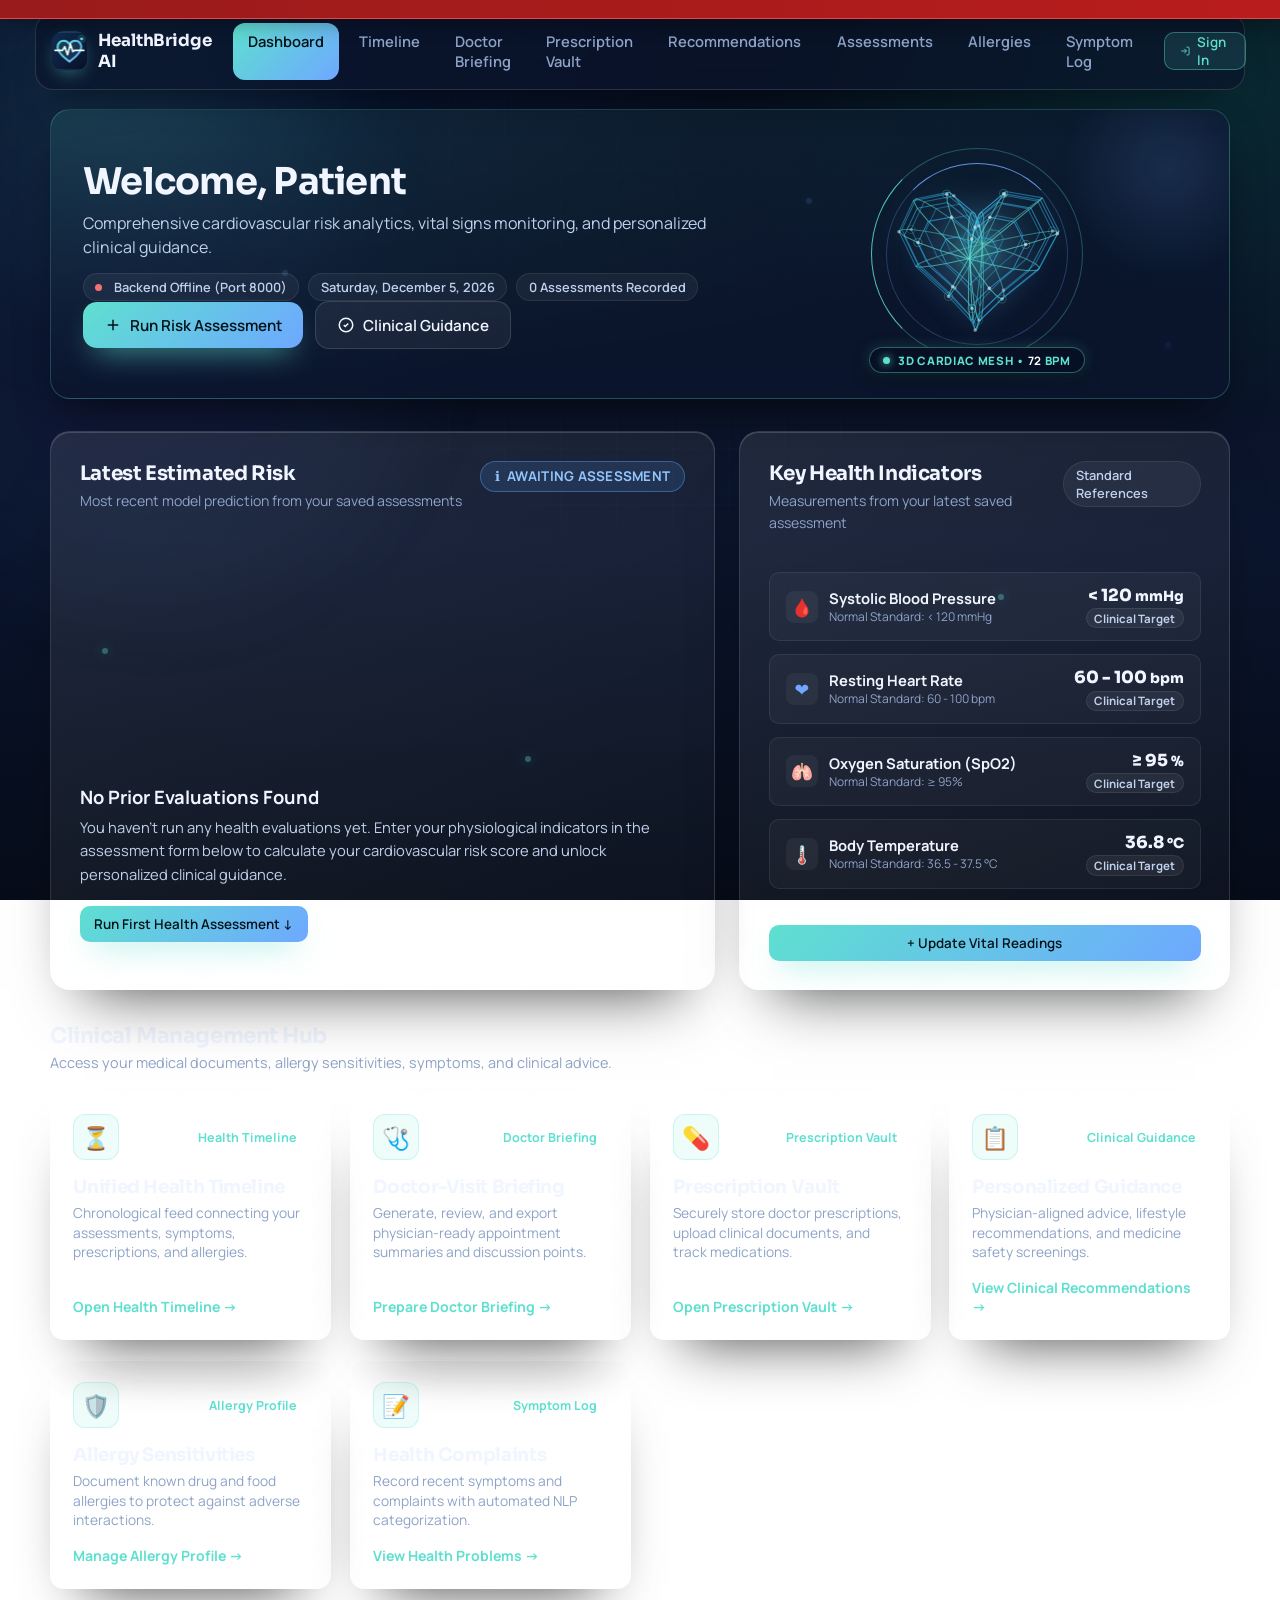
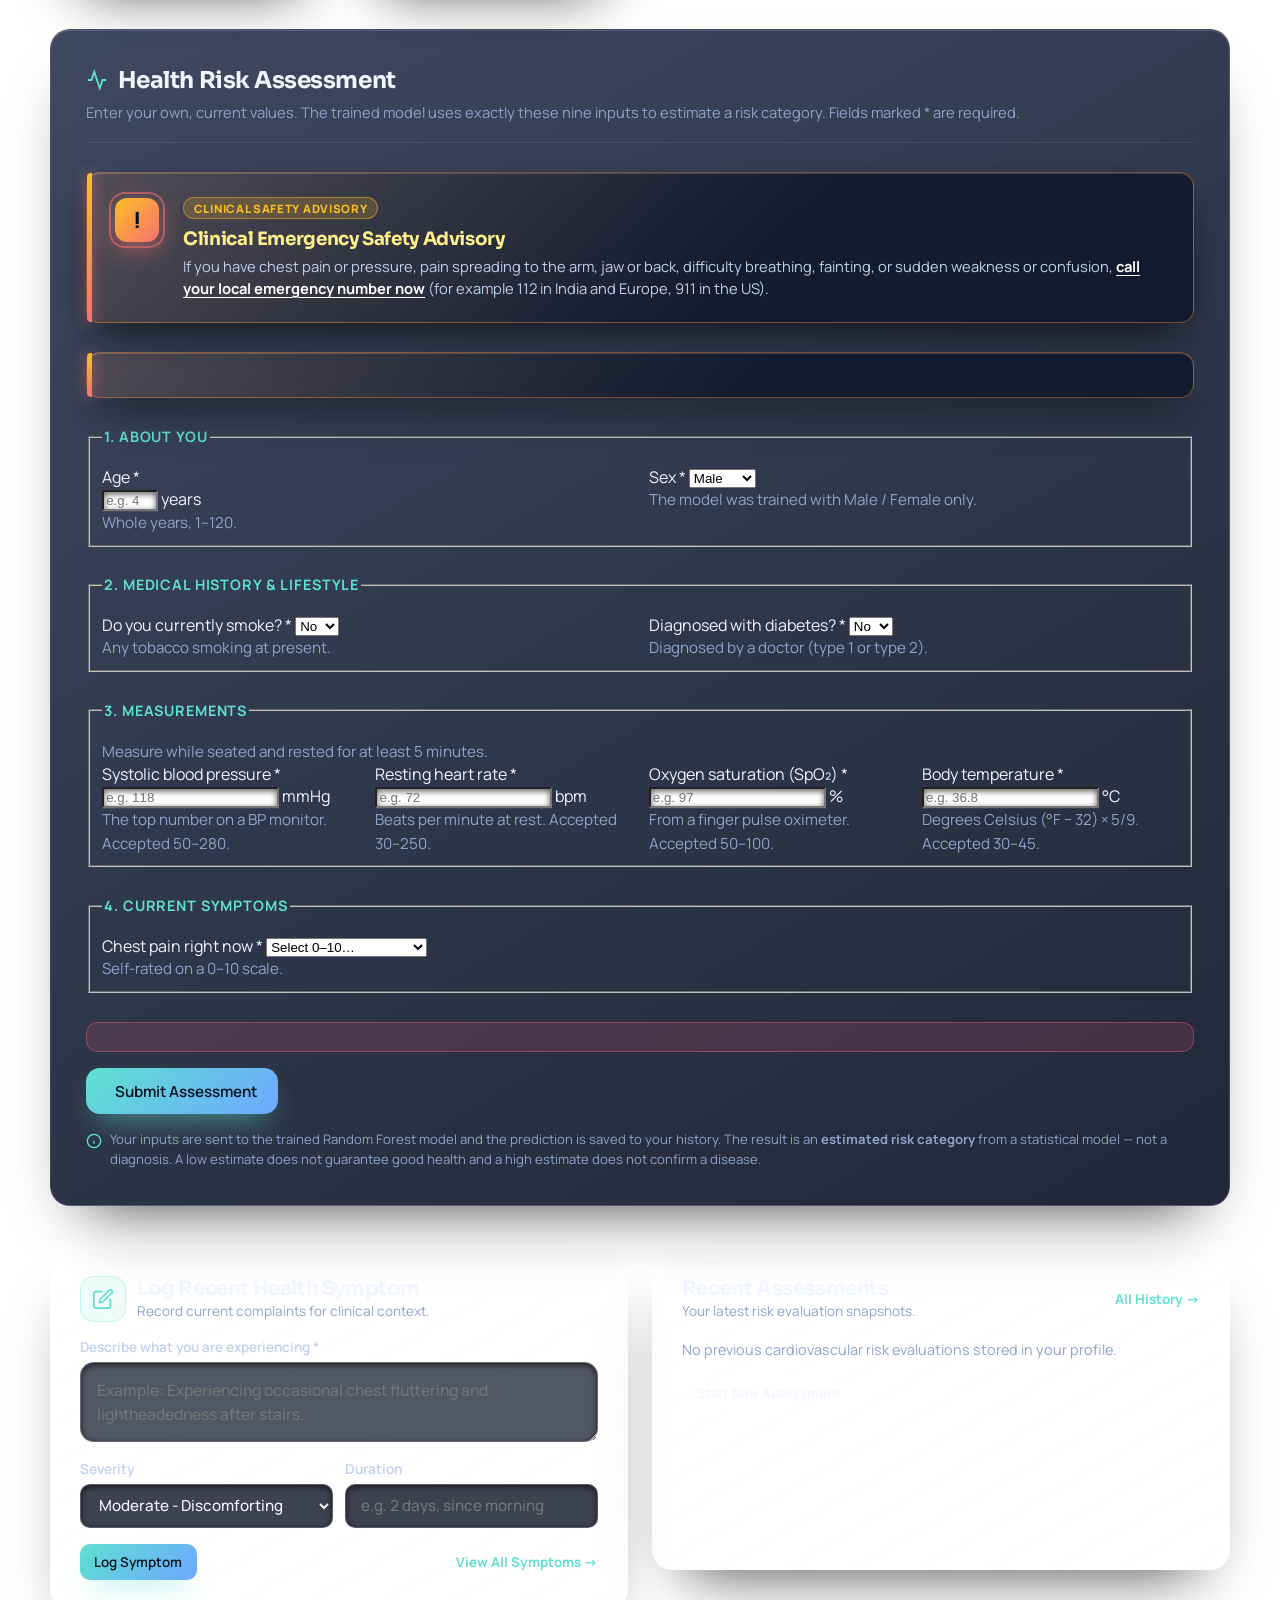
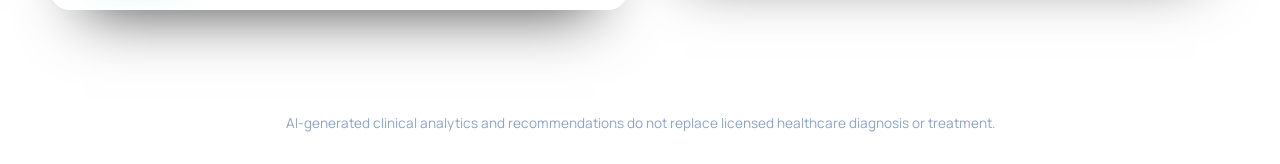
<file: index.html>
<!DOCTYPE html>
<html lang="en">

<head>
  <meta charset="utf-8">
  <meta name="viewport" content="width=device-width, initial-scale=1">
  <title>Dashboard | HealthBridge AI — Personal Health Continuity Platform</title>
  <meta name="description"
    content="HealthBridge AI — Personal Health Continuity Platform connecting health assessments, symptom records, prescription documents, allergies, and clinical visit briefings.">
  <meta name="theme-color" content="#060c19">
  <link rel="icon" href="assets/icons/favicon.svg" type="image/svg+xml">
  <link rel="stylesheet" href="style.css">
</head>

<body>
  <a class="skip" href="#main">Skip to content</a>
  <div class="bg" aria-hidden="true"><i></i><i></i><i></i><i></i><i></i><i></i></div>
  <div class="orb-float a" aria-hidden="true"></div>
  <div class="orb-float b" aria-hidden="true"></div>

  <header class="topbar">
    <a class="brand" href="index.html" aria-label="HealthBridge AI Dashboard home">
      <b>
        <svg class="ico" viewBox="0 0 24 24" fill="none" stroke="currentColor" stroke-width="1.8" stroke-linecap="round"
          stroke-linejoin="round" aria-hidden="true">
          <path d="M3 12h4l3-8 4 16 3-8h4" />
        </svg>
      </b>
      <span>HealthBridge AI</span>
    </a>
    <button class="burger" type="button" aria-expanded="false" aria-controls="menu"
      aria-label="Open menu"><span></span></button>
    <nav id="menu" class="menu" aria-label="Main">
      <a href="index.html" aria-current="page" class="active">Dashboard</a>
      <a href="timeline.html">Timeline</a>
      <a href="briefing.html">Doctor Briefing</a>
      <a href="prescription.html">Prescription Vault</a>
      <a href="recommendation.html">Recommendations</a>
      <a href="history.html">Assessments</a>
      <a href="allergies.html">Allergies</a>
      <a href="problems.html">Symptom Log</a>
    </nav>
  </header>

  <main id="main" class="container">
    <!-- 1. WELCOME / DASHBOARD HEADER SECTION (Section 3) -->
    <section class="dashboard-welcome-banner glass" aria-labelledby="welcome-heading">
      <div class="welcome-text-col">
        <h1 id="welcome-heading">Welcome, <span id="dash-user-name">Patient</span></h1>
        <p>Comprehensive cardiovascular risk analytics, vital signs monitoring, and personalized clinical guidance.</p>
        <div class="welcome-meta-chips">
          <span class="meta-chip" id="dash-model-status">Checking model status…</span>
          <span class="meta-chip" id="dash-today-date">October 15, 2026</span>
          <span class="meta-chip" id="dash-total-evals-badge">0 Assessments Recorded</span>
        </div>
        <div class="welcome-cta-group">
          <a href="#analysis" class="btn p">
            <svg viewBox="0 0 24 24" fill="none" stroke="currentColor" stroke-width="2" style="width:18px;height:18px">
              <path d="M12 5v14M5 12h14" />
            </svg>
            Run Risk Assessment
          </a>
          <a href="recommendation.html" class="btn">
            <svg viewBox="0 0 24 24" fill="none" stroke="currentColor" stroke-width="2" style="width:18px;height:18px">
              <path d="M9 12l2 2 4-4m6 2a9 9 0 11-18 0 9 9 0 0118 0z" />
            </svg>
            Clinical Guidance
          </a>
        </div>
      </div>

      <!-- 3D Interactive Cardiac Hologram Visualizer Stage -->
      <div class="cardiac-3d-stage" id="cardiac-3d-stage" aria-label="Interactive 3D Cardiovascular Model">
        <div class="cardiac-3d-rings-container">
          <div class="gyro-ring ring-x"></div>
          <div class="gyro-ring ring-y"></div>
          <div class="cardiac-aura"></div>
        </div>
        <canvas id="cardiac-3d-canvas" width="220" height="220"
          title="Interactive 3D Heart Lattice (move cursor to rotate)"></canvas>
        <div class="cardiac-holo-tag">
          <span class="holo-pulse-indicator"></span>
          <span class="holo-pulse-caption">3D CARDIAC MESH &bull; <strong id="hologram-bpm">72</strong> BPM</span>
        </div>
      </div>
    </section>

    <!-- 2. PRIMARY TOP ANALYTICS GRID: Latest Result + Key Vitals (Section 3) -->
    <section class="dashboard-top-grid" aria-label="Primary Health Indicators">
      <!-- Left: Latest Health-Risk Assessment Card -->
      <article class="latest-risk-card glass tilt" id="dashboard-latest-risk">
        <div class="card-top-row">
          <div class="card-title-group">
            <h2>Latest Estimated Risk</h2>
            <p>Most recent model prediction from your saved assessments</p>
          </div>
          <div id="latest-risk-badge-slot">
            <span class="status-pill info">Checking...</span>
          </div>
        </div>

        <div id="latest-risk-content">
          <div style="text-align:center;padding:2rem 1rem">
            <p style="color:var(--text-muted)">Loading latest health risk evaluation...</p>
          </div>
        </div>
      </article>

      <!-- Right: Key Health Indicators (Vitals Summary) -->
      <article class="vitals-overview-card glass tilt" id="dashboard-vitals-overview">
        <div class="card-top-row">
          <div class="card-title-group">
            <h3>Key Health Indicators</h3>
            <p>Measurements from your latest saved assessment</p>
          </div>
          <span class="meta-chip" id="vitals-time-badge">Latest Records</span>
        </div>

        <div class="vitals-list-container" id="vitals-rows-container">
          <!-- Populated dynamically via script.js with real data -->
          <div style="text-align:center;padding:2rem 1rem">
            <p style="color:var(--text-muted)">Loading vital readings...</p>
          </div>
        </div>

        <div class="card-action-footer">
          <a href="#analysis" class="btn btn-sm p" style="width:100%">+ Update Vital Readings</a>
        </div>
      </article>
    </section>

    <!-- 3. CLINICAL HUB QUICK ACTIONS (Prescription Vault, Recommendations, Allergies, Problems) -->
    <section class="quick-hub-section" aria-labelledby="hub-heading">
      <div class="section-headline-group">
        <h2 id="hub-heading">Clinical Management Hub</h2>
        <p>Access your medical documents, allergy sensitivities, symptoms, and clinical advice.</p>
      </div>

      <div class="quick-hub-grid" style="grid-template-columns:repeat(auto-fit,minmax(280px,1fr))">
        <a href="timeline.html" class="quick-hub-card glass tilt">
          <div class="quick-hub-icon-row">
            <span class="quick-hub-icon">⏳</span>
            <span class="quick-hub-stat-pill" id="hub-timeline-count">Health Timeline</span>
          </div>
          <h3>Unified Health Timeline</h3>
          <p>Chronological feed connecting your assessments, symptoms, prescriptions, and allergies.</p>
          <span class="quick-hub-link">Open Health Timeline &rarr;</span>
        </a>

        <a href="briefing.html" class="quick-hub-card glass tilt">
          <div class="quick-hub-icon-row">
            <span class="quick-hub-icon">🩺</span>
            <span class="quick-hub-stat-pill">Doctor Briefing</span>
          </div>
          <h3>Doctor-Visit Briefing</h3>
          <p>Generate, review, and export physician-ready appointment summaries and discussion points.</p>
          <span class="quick-hub-link">Prepare Doctor Briefing &rarr;</span>
        </a>

        <a href="prescription.html" class="quick-hub-card glass tilt">
          <div class="quick-hub-icon-row">
            <span class="quick-hub-icon">💊</span>
            <span class="quick-hub-stat-pill" id="hub-presc-count">Prescription Vault</span>
          </div>
          <h3>Prescription Vault</h3>
          <p>Securely store doctor prescriptions, upload clinical documents, and track medications.</p>
          <span class="quick-hub-link">Open Prescription Vault &rarr;</span>
        </a>

        <a href="recommendation.html" class="quick-hub-card glass tilt">
          <div class="quick-hub-icon-row">
            <span class="quick-hub-icon">📋</span>
            <span class="quick-hub-stat-pill">Clinical Guidance</span>
          </div>
          <h3>Personalized Guidance</h3>
          <p>Physician-aligned advice, lifestyle recommendations, and medicine safety screenings.</p>
          <span class="quick-hub-link">View Clinical Recommendations &rarr;</span>
        </a>

        <a href="allergies.html" class="quick-hub-card glass tilt">
          <div class="quick-hub-icon-row">
            <span class="quick-hub-icon">🛡️</span>
            <span class="quick-hub-stat-pill" id="hub-allergy-count">Allergy Profile</span>
          </div>
          <h3>Allergy Sensitivities</h3>
          <p>Document known drug and food allergies to protect against adverse interactions.</p>
          <span class="quick-hub-link">Manage Allergy Profile &rarr;</span>
        </a>

        <a href="problems.html" class="quick-hub-card glass tilt">
          <div class="quick-hub-icon-row">
            <span class="quick-hub-icon">📝</span>
            <span class="quick-hub-stat-pill" id="hub-problem-count">Symptom Log</span>
          </div>
          <h3>Health Complaints</h3>
          <p>Record recent symptoms and complaints with automated NLP categorization.</p>
          <span class="quick-hub-link">View Health Problems &rarr;</span>
        </a>
      </div>
    </section>

    <!-- 4. HEALTH ASSESSMENT INPUT FORM -->
    <section id="analysis" class="clinical-form-card glass" aria-labelledby="analysis-form-title">
      <div class="form-header-area">
        <h2 id="analysis-form-title">
          <svg viewBox="0 0 24 24" fill="none" stroke="currentColor" stroke-width="2" class="ico"
            style="color:var(--primary)" aria-hidden="true">
            <path d="M22 12h-4l-3 9L9 3l-3 9H2" />
          </svg>
          Health Risk Assessment
        </h2>
        <p>Enter your own, current values. The trained model uses exactly these nine inputs to estimate a risk category.
          Fields marked <span class="req" aria-hidden="true">*</span><span class="sr">with an asterisk</span> are
          required.</p>
      </div>

      <!-- Urgent-care guidance: always visible, never gated behind the prediction -->
      <aside class="urgent-box" aria-labelledby="urgent-title">
        <div class="urgent-ico-3d-wrap">
          <span class="urgent-ico" aria-hidden="true">!</span>
          <span class="urgent-pulse-wave"></span>
        </div>
        <div class="urgent-content-col">
          <div class="urgent-badge-pill">Clinical Safety Advisory</div>
          <h3 id="urgent-title">Clinical Emergency Safety Advisory</h3>
          <p>If you have chest pain or pressure, pain spreading to the arm, jaw or back, difficulty breathing, fainting,
            or sudden weakness or confusion, <strong>call your local emergency number now</strong> (for example 112 in
            India and Europe, 911 in the US).</p>
        </div>
      </aside>
      <div id="red-flag-alert" class="urgent-box live" role="alert" hidden></div>

      <form id="analysis-form" novalidate aria-describedby="analysis-form-title">
        <fieldset class="form-fieldset-group">
          <legend class="form-section-title">1. About you</legend>
          <div class="form-grid-3">
            <div class="field">
              <label for="age">Age <span class="req" aria-hidden="true">*</span></label>
              <div class="input-unit">
                <input id="age" name="age" type="number" inputmode="numeric" min="1" max="120" step="1" required
                  placeholder="e.g. 45" aria-describedby="age-help age-err">
                <span class="unit" aria-hidden="true">years</span>
              </div>
              <p class="field-help" id="age-help">Whole years, 1–120.</p>
              <p class="field-err" id="age-err"></p>
            </div>
            <div class="field">
              <label for="gender">Sex <span class="req" aria-hidden="true">*</span></label>
              <select id="gender" name="gender" data-options="gender" required
                aria-describedby="gender-help gender-err"></select>
              <p class="field-help" id="gender-help">The model was trained with Male / Female only.</p>
              <p class="field-err" id="gender-err"></p>
            </div>
          </div>
        </fieldset>

        <fieldset class="form-fieldset-group">
          <legend class="form-section-title">2. Medical history &amp; lifestyle</legend>
          <div class="form-grid-3">
            <div class="field">
              <label for="smoker_status">Do you currently smoke? <span class="req" aria-hidden="true">*</span></label>
              <select id="smoker_status" name="smoker_status" data-options="smoker_status" required
                aria-describedby="smoker-help smoker_status-err"></select>
              <p class="field-help" id="smoker-help">Any tobacco smoking at present.</p>
              <p class="field-err" id="smoker_status-err"></p>
            </div>
            <div class="field">
              <label for="diabetes_history">Diagnosed with diabetes? <span class="req"
                  aria-hidden="true">*</span></label>
              <select id="diabetes_history" name="diabetes_history" data-options="diabetes_history" required
                aria-describedby="diabetes-help diabetes_history-err"></select>
              <p class="field-help" id="diabetes-help">Diagnosed by a doctor (type 1 or type 2).</p>
              <p class="field-err" id="diabetes_history-err"></p>
            </div>
          </div>
        </fieldset>

        <fieldset class="form-fieldset-group">
          <legend class="form-section-title">3. Measurements</legend>
          <p class="fieldset-note">Measure while seated and rested for at least 5 minutes.</p>
          <div class="form-grid-3">
            <div class="field">
              <label for="systolic_blood_pressure">Systolic blood pressure <span class="req"
                  aria-hidden="true">*</span></label>
              <div class="input-unit">
                <input id="systolic_blood_pressure" name="systolic_blood_pressure" type="number" inputmode="decimal"
                  min="50" max="280" step="any" required placeholder="e.g. 118"
                  aria-describedby="sbp-help systolic_blood_pressure-err">
                <span class="unit" aria-hidden="true">mmHg</span>
              </div>
              <p class="field-help" id="sbp-help">The top number on a BP monitor. Accepted 50–280.</p>
              <p class="field-err" id="systolic_blood_pressure-err"></p>
            </div>
            <div class="field">
              <label for="heart_rate">Resting heart rate <span class="req" aria-hidden="true">*</span></label>
              <div class="input-unit">
                <input id="heart_rate" name="heart_rate" type="number" inputmode="decimal" min="30" max="250" step="any"
                  required placeholder="e.g. 72" aria-describedby="hr-help heart_rate-err">
                <span class="unit" aria-hidden="true">bpm</span>
              </div>
              <p class="field-help" id="hr-help">Beats per minute at rest. Accepted 30–250.</p>
              <p class="field-err" id="heart_rate-err"></p>
            </div>
            <div class="field">
              <label for="oxygen_saturation">Oxygen saturation (SpO₂) <span class="req"
                  aria-hidden="true">*</span></label>
              <div class="input-unit">
                <input id="oxygen_saturation" name="oxygen_saturation" type="number" inputmode="decimal" min="50"
                  max="100" step="any" required placeholder="e.g. 97"
                  aria-describedby="spo2-help oxygen_saturation-err">
                <span class="unit" aria-hidden="true">%</span>
              </div>
              <p class="field-help" id="spo2-help">From a finger pulse oximeter. Accepted 50–100.</p>
              <p class="field-err" id="oxygen_saturation-err"></p>
            </div>
            <div class="field">
              <label for="body_temperature">Body temperature <span class="req" aria-hidden="true">*</span></label>
              <div class="input-unit">
                <input id="body_temperature" name="body_temperature" type="number" inputmode="decimal" min="30" max="45"
                  step="any" required placeholder="e.g. 36.8" aria-describedby="temp-help body_temperature-err">
                <span class="unit" aria-hidden="true">°C</span>
              </div>
              <p class="field-help" id="temp-help">Degrees Celsius (°F − 32) × 5/9. Accepted 30–45.</p>
              <p class="field-err" id="body_temperature-err"></p>
            </div>
          </div>
        </fieldset>

        <fieldset class="form-fieldset-group">
          <legend class="form-section-title">4. Current symptoms</legend>
          <div class="form-grid-3">
            <div class="field">
              <label for="chest_pain_severity">Chest pain right now <span class="req"
                  aria-hidden="true">*</span></label>
              <select id="chest_pain_severity" name="chest_pain_severity" required
                aria-describedby="cp-help chest_pain_severity-err">
                <option value="">Select 0–10…</option>
                <option value="0">0 — No pain</option>
                <option value="1">1</option>
                <option value="2">2</option>
                <option value="3">3 — Mild</option>
                <option value="4">4</option>
                <option value="5">5 — Moderate</option>
                <option value="6">6</option>
                <option value="7">7 — Severe</option>
                <option value="8">8</option>
                <option value="9">9</option>
                <option value="10">10 — Worst imaginable</option>
              </select>
              <p class="field-help" id="cp-help">Self-rated on a 0–10 scale.</p>
              <p class="field-err" id="chest_pain_severity-err"></p>
            </div>
          </div>
        </fieldset>

        <div id="form-error" class="form-state-box error" role="alert" hidden></div>

        <button id="submit-btn" class="btn p submit-assessment" type="submit">
          <span class="spinner" aria-hidden="true"></span>
          <span class="btn-label">Submit Assessment</span>
        </button>

        <div class="form-hint-note">
          <svg viewBox="0 0 24 24" fill="none" stroke="currentColor" stroke-width="2" aria-hidden="true">
            <circle cx="12" cy="12" r="10" />
            <path d="M12 16v-4M12 8h.01" />
          </svg>
          <span>Your inputs are sent to the trained Random Forest model and the prediction is saved to your history. The
            result is an <strong>estimated risk category</strong> from a statistical model — not a diagnosis. A low
            estimate does not guarantee good health and a high estimate does not confirm a disease.</span>
        </div>
      </form>
    </section>

    <!-- 5. RECENT HEALTH PROBLEM & ASSESSMENT HISTORY SNAPSHOT -->
    <div style="display:grid;grid-template-columns:repeat(auto-fit,minmax(320px,1fr));gap:1.5rem;margin-bottom:2.5rem"
      id="dashboard-bottom-grid">
      <!-- Recent Symptom Logger -->
      <section id="recent-problem-section" class="glass tilt" style="padding:1.8rem" aria-labelledby="problem-heading">
        <div style="display:flex;align-items:center;gap:.7rem;margin-bottom:1rem">
          <span class="chip-ico" style="margin:0"><svg class="ico" viewBox="0 0 24 24" fill="none" stroke="currentColor"
              stroke-width="1.8" stroke-linecap="round" stroke-linejoin="round">
              <path d="M11 4H4a2 2 0 0 0-2 2v14a2 2 0 0 0 2 2h14a2 2 0 0 0 2-2v-7" />
              <path d="M18.5 2.5a2.121 2.121 0 0 1 3 3L12 15l-4 1 1-4 9.5-9.5z" />
            </svg></span>
          <div>
            <h2 id="problem-heading" style="margin:0;font-size:1.25rem">Log Recent Health Symptom</h2>
            <p style="margin:0;font-size:.85rem;color:var(--text-muted)">Record current complaints for clinical context.
            </p>
          </div>
        </div>

        <form id="problem-form" novalidate>
          <label for="problem-text"
            style="display:block;font-size:.85rem;color:var(--text-secondary);font-weight:600;margin-bottom:.4rem">Describe
            what you are experiencing *</label>
          <textarea id="problem-text" class="nl-textarea" required
            placeholder="Example: Experiencing occasional chest fluttering and lightheadedness after stairs."
            style="width:100%;box-sizing:border-box;min-height:76px"></textarea>

          <div style="display:grid;grid-template-columns:1fr 1fr;gap:.8rem;margin-top:.8rem">
            <div class="clinical-input-wrap">
              <label for="problem-severity">Severity</label>
              <select id="problem-severity">
                <option value="Mild">Mild - Manageable</option>
                <option value="Moderate" selected>Moderate - Discomforting</option>
                <option value="Severe">Severe - High impact</option>
                <option value="Critical">Critical - Emergency</option>
              </select>
            </div>
            <div class="clinical-input-wrap">
              <label for="problem-duration">Duration</label>
              <input type="text" id="problem-duration" placeholder="e.g. 2 days, since morning">
            </div>
          </div>

          <div id="problem-status" style="display:none" class="form-state-box"></div>

          <div
            style="display:flex;gap:.8rem;margin-top:1rem;justify-content:space-between;align-items:center;flex-wrap:wrap">
            <button id="problem-submit-btn" class="btn p btn-sm" type="submit">Log Symptom</button>
            <a href="problems.html"
              style="font-size:.84rem;color:var(--primary);font-weight:700;text-decoration:none">View All Symptoms
              &rarr;</a>
          </div>
        </form>
      </section>

      <!-- Recent Assessment History Snapshot -->
      <section class="recent-history-preview-card glass tilt" id="dashboard-history-snapshot"
        aria-labelledby="history-snapshot-title">
        <div style="display:flex;justify-content:space-between;align-items:center;margin-bottom:1rem">
          <div>
            <h2 id="history-snapshot-title" style="margin:0;font-size:1.25rem">Recent Assessments</h2>
            <p style="margin:0;font-size:.85rem;color:var(--text-muted)">Your latest risk evaluation snapshots.</p>
          </div>
          <a href="history.html" style="font-size:.84rem;color:var(--primary);font-weight:700;text-decoration:none">All
            History &rarr;</a>
        </div>

        <div id="history-snapshot-container">
          <p style="color:var(--text-muted);font-size:.9rem">Loading assessment snapshots...</p>
        </div>
      </section>
    </div>
  </main>

  <footer class="site">AI-generated clinical analytics and recommendations do not replace licensed healthcare diagnosis
    or treatment.</footer>
  <script src="config.js" defer></script>
  <script src="api.js" defer></script>
  <script src="common.js" defer></script>
  <script src="script.js" defer></script>
</body>

</html>
</file>
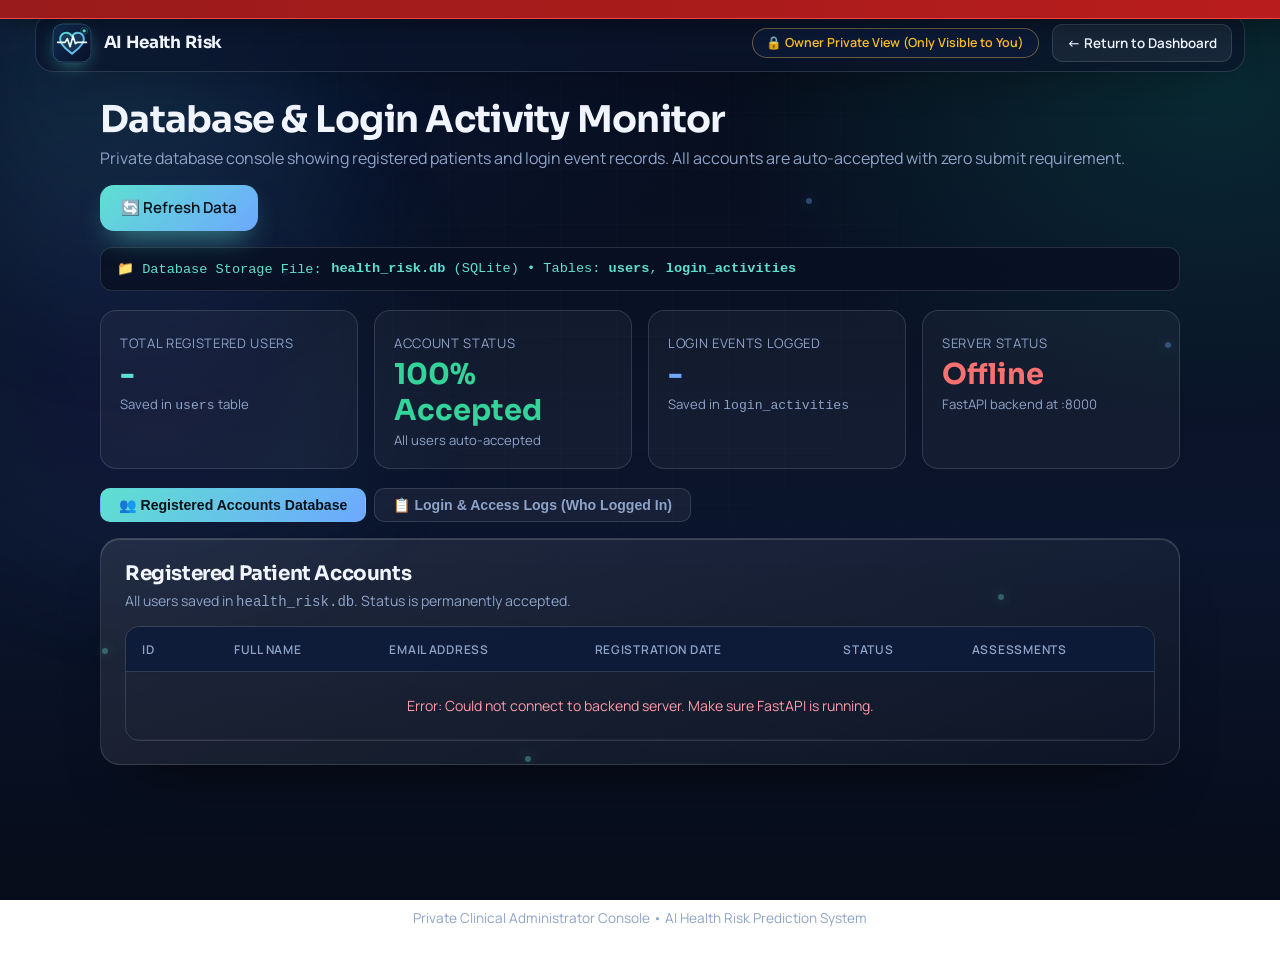
<file: admin.html>
<!DOCTYPE html>
<html lang="en">

<head>
  <meta charset="utf-8">
  <meta name="viewport" content="width=device-width, initial-scale=1">
  <title>Private Database & Access Logs | AI Health Risk</title>
  <meta name="description" content="Private database viewer and access activity log.">
  <meta name="theme-color" content="#060c19">
  <link rel="icon" href="assets/icons/favicon.svg" type="image/svg+xml">
  <link rel="stylesheet" href="style.css">
  <style>
    .admin-container {
      max-width: 1080px;
      margin: 1.5rem auto 3rem;
    }
    .admin-stat-grid {
      display: grid;
      grid-template-columns: repeat(auto-fit, minmax(210px, 1fr));
      gap: 1rem;
      margin: 1.2rem 0;
    }
    .stat-card {
      padding: 1.2rem;
      border-radius: 16px;
      background: rgba(255, 255, 255, 0.04);
      border: 1px solid var(--edge);
    }
    .stat-val {
      font-family: 'Sora', sans-serif;
      font-size: 1.8rem;
      font-weight: 700;
      color: var(--text);
      margin: .2rem 0;
    }
    .admin-table-wrap {
      overflow-x: auto;
      border-radius: 14px;
      border: 1px solid var(--edge);
      margin-top: .8rem;
    }
    .admin-table {
      width: 100%;
      border-collapse: collapse;
      text-align: left;
      font-size: .88rem;
    }
    .admin-table th {
      background: rgba(14, 28, 58, 0.85);
      color: var(--mute);
      padding: .85rem 1rem;
      font-weight: 600;
      border-bottom: 1px solid var(--edge);
      text-transform: uppercase;
      font-size: .75rem;
      letter-spacing: .06em;
    }
    .admin-table td {
      padding: .85rem 1rem;
      border-bottom: 1px solid rgba(255, 255, 255, 0.05);
      color: var(--text);
    }
    .admin-table tr:hover td {
      background: rgba(94, 224, 208, 0.04);
    }
    .status-badge-ok {
      display: inline-flex;
      align-items: center;
      gap: .35rem;
      padding: .2rem .65rem;
      border-radius: 99px;
      font-size: .78rem;
      font-weight: 700;
      background: rgba(95, 227, 176, 0.15);
      border: 1px solid rgba(95, 227, 176, 0.35);
      color: var(--low);
    }
    .status-badge-failed {
      display: inline-flex;
      align-items: center;
      gap: .35rem;
      padding: .2rem .65rem;
      border-radius: 99px;
      font-size: .78rem;
      font-weight: 700;
      background: rgba(255, 93, 120, 0.15);
      border: 1px solid rgba(255, 93, 120, 0.35);
      color: var(--crit);
    }
    .db-location-box {
      display: flex;
      align-items: center;
      gap: .6rem;
      padding: .8rem 1rem;
      border-radius: 12px;
      background: rgba(8, 16, 34, 0.8);
      border: 1px solid var(--edge);
      font-family: monospace;
      font-size: .85rem;
      color: var(--aqua);
      margin: 1rem 0;
      word-break: break-all;
    }
    .tab-pills {
      display: flex;
      gap: .5rem;
      margin-bottom: 1rem;
    }
    .tab-pill {
      padding: .5rem 1.1rem;
      border-radius: 10px;
      border: 1px solid var(--edge);
      background: rgba(255, 255, 255, 0.05);
      color: var(--mute);
      cursor: pointer;
      font-weight: 600;
      font-size: .88rem;
      transition: all .2s;
    }
    .tab-pill.active {
      background: linear-gradient(135deg, var(--aqua), var(--blue));
      color: #04121a;
      border-color: transparent;
    }
  </style>
</head>

<body>
  <a class="skip" href="#main">Skip to content</a>
  <div class="bg" aria-hidden="true"><i></i><i></i><i></i><i></i><i></i><i></i></div>
  <div class="orb-float a" aria-hidden="true"></div>
  <div class="orb-float b" aria-hidden="true"></div>

  <header class="topbar">
    <a class="brand" href="index.html" aria-label="AI Health Risk home">
      <b>
        <svg class="ico" viewBox="0 0 24 24" fill="none" stroke="currentColor" stroke-width="1.8" stroke-linecap="round" stroke-linejoin="round" aria-hidden="true">
          <path d="M3 12h4l3-8 4 16 3-8h4" />
        </svg>
      </b>
      <span>AI Health Risk</span>
    </a>
    <div style="display:flex;align-items:center;gap:.8rem;margin-left:auto">
      <span class="pill-chip" style="color:var(--mod);border-color:rgba(245,194,107,.4)">
        🔒 Owner Private View (Only Visible to You)
      </span>
      <a href="index.html" class="btn btn-sm">&larr; Return to Dashboard</a>
    </div>
  </header>

  <main id="main" class="container admin-container">
    <div style="display:flex;justify-content:space-between;align-items:flex-end;gap:1rem;flex-wrap:wrap;margin:1.4rem 0 1rem">
      <div>
        <h1 class="ptitle" style="margin:0 0 .2rem">Database & Login Activity Monitor</h1>
        <p class="psub" style="margin:0">Private database console showing registered patients and login event records. All accounts are auto-accepted with zero submit requirement.</p>
      </div>
      <button id="refresh-all-btn" class="btn p" type="button">🔄 Refresh Data</button>
    </div>

    <!-- Storage File Details -->
    <div class="db-location-box">
      <span>📁 Database Storage File:</span>
      <span><strong>health_risk.db</strong> (SQLite) &bull; Tables: <strong>users</strong>, <strong>login_activities</strong></span>
    </div>

    <!-- Summary Stats -->
    <div class="admin-stat-grid">
      <div class="stat-card">
        <span style="font-size:.82rem;color:var(--mute);text-transform:uppercase;letter-spacing:.05em">Total Registered Users</span>
        <div id="stat-total-users" class="stat-val" style="color:var(--aqua)">-</div>
        <p style="margin:0;font-size:.82rem;color:var(--mute)">Saved in <code>users</code> table</p>
      </div>
      <div class="stat-card">
        <span style="font-size:.82rem;color:var(--mute);text-transform:uppercase;letter-spacing:.05em">Account Status</span>
        <div class="stat-val" style="color:var(--low)">100% Accepted</div>
        <p style="margin:0;font-size:.82rem;color:var(--mute)">All users auto-accepted</p>
      </div>
      <div class="stat-card">
        <span style="font-size:.82rem;color:var(--mute);text-transform:uppercase;letter-spacing:.05em">Login Events Logged</span>
        <div id="stat-total-logins" class="stat-val" style="color:var(--blue)">-</div>
        <p style="margin:0;font-size:.82rem;color:var(--mute)">Saved in <code>login_activities</code></p>
      </div>
      <div class="stat-card">
        <span style="font-size:.82rem;color:var(--mute);text-transform:uppercase;letter-spacing:.05em">Server Status</span>
        <div id="stat-server-status" class="stat-val" style="color:var(--low)">Online</div>
        <p style="margin:0;font-size:.82rem;color:var(--mute)">FastAPI backend at :8000</p>
      </div>
    </div>

    <!-- Navigation View Switcher -->
    <div class="tab-pills">
      <button class="tab-pill active" id="pill-users-btn" type="button">👥 Registered Accounts Database</button>
      <button class="tab-pill" id="pill-logins-btn" type="button">📋 Login & Access Logs (Who Logged In)</button>
    </div>

    <!-- View 1: Registered Users Table -->
    <section id="section-users" class="glass tilt" style="margin-bottom:2rem">
      <div class="card-header">
        <div>
          <h2 style="margin:0;font-size:1.25rem">Registered Patient Accounts</h2>
          <p style="color:var(--mute);font-size:.88rem;margin-top:.2rem">All users saved in <code>health_risk.db</code>. Status is permanently accepted.</p>
        </div>
      </div>
      <div class="admin-table-wrap">
        <table class="admin-table">
          <thead>
            <tr>
              <th style="width:60px">ID</th>
              <th>Full Name</th>
              <th>Email Address</th>
              <th>Registration Date</th>
              <th>Status</th>
              <th>Assessments</th>
            </tr>
          </thead>
          <tbody id="admin-users-tbody">
            <tr>
              <td colspan="6" style="text-align:center;padding:1.5rem;color:var(--mute)">Loading users from health_risk.db...</td>
            </tr>
          </tbody>
        </table>
      </div>
    </section>

    <!-- View 2: Login Events Log Table -->
    <section id="section-logins" class="glass tilt" style="display:none;margin-bottom:2rem">
      <div class="card-header">
        <div>
          <h2 style="margin:0;font-size:1.25rem">Login Activity History</h2>
          <p style="color:var(--mute);font-size:.88rem;margin-top:.2rem">Log of who attempted to log in or register, timestamps, and authentication outcomes.</p>
        </div>
      </div>
      <div class="admin-table-wrap">
        <table class="admin-table">
          <thead>
            <tr>
              <th style="width:60px">#</th>
              <th>Event</th>
              <th>User Email</th>
              <th>User Name</th>
              <th>Event Timestamp</th>
              <th>Outcome</th>
            </tr>
          </thead>
          <tbody id="admin-logins-tbody">
            <tr>
              <td colspan="6" style="text-align:center;padding:1.5rem;color:var(--mute)">Loading login event history from health_risk.db...</td>
            </tr>
          </tbody>
        </table>
      </div>
    </section>
  </main>

  <footer class="site">Private Clinical Administrator Console &bull; AI Health Risk Prediction System</footer>
  <script src="config.js"></script>
  <script src="api.js"></script>
  <script src="common.js"></script>
  <script src="admin.js"></script>
</body>

</html>
</file>
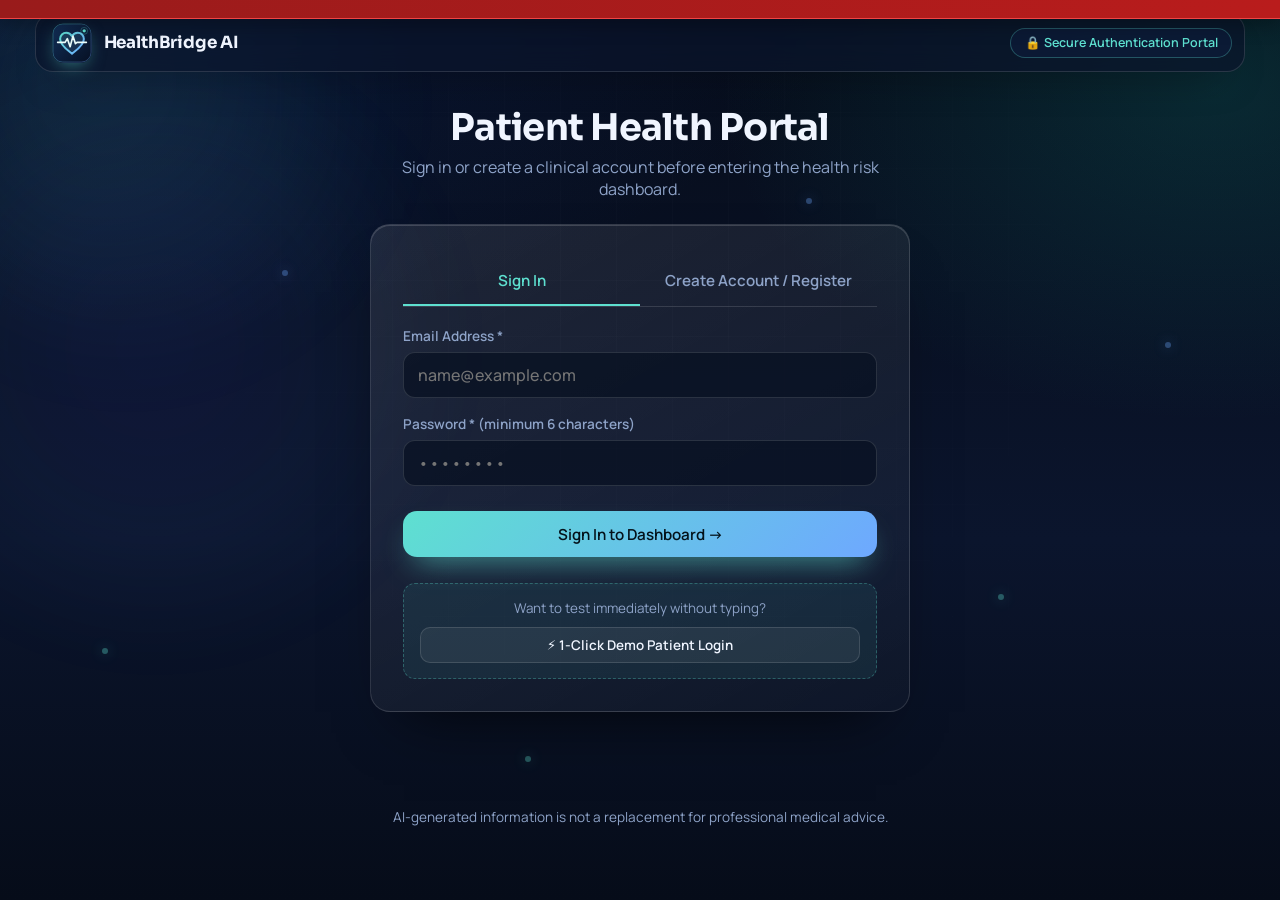
<file: allergies.html>
<!DOCTYPE html>
<html lang="en">

<head>
  <meta charset="utf-8">
  <meta name="viewport" content="width=device-width, initial-scale=1">
  <title>Allergy Profile | HealthBridge AI</title>
  <meta name="description" content="Manage your medical allergies and adverse reaction profile.">
  <meta name="theme-color" content="#060c19">
  <link rel="icon" href="assets/icons/favicon.svg" type="image/svg+xml">
  <link rel="stylesheet" href="style.css">
</head>

<body>
  <a class="skip" href="#main">Skip to content</a>
  <div class="bg" aria-hidden="true"><i></i><i></i><i></i><i></i><i></i><i></i></div>
  <div class="orb-float a" aria-hidden="true"></div>
  <div class="orb-float b" aria-hidden="true"></div>

  <header class="topbar">
    <a class="brand" href="index.html" aria-label="HealthBridge AI home">
      <b>
        <svg class="ico" viewBox="0 0 24 24" fill="none" stroke="currentColor" stroke-width="1.8" stroke-linecap="round" stroke-linejoin="round">
          <path d="M3 12h4l3-8 4 16 3-8h4" />
        </svg>
      </b>
      <span>HealthBridge AI</span>
    </a>
    <button class="burger" type="button" aria-expanded="false" aria-controls="menu" aria-label="Open menu"><span></span></button>
    <nav id="menu" class="menu" aria-label="Main">
      <a href="index.html">Home</a>
      <a href="timeline.html">Timeline</a>
      <a href="history.html">History</a>
      <a href="prescription.html">Vault</a>
      <a href="allergies.html" aria-current="page">Allergies</a>
      <a href="recommendation.html">Guidance</a>
      <a href="briefing.html">Doctor Briefing</a>
    </nav>
  </header>

  <main id="main" class="container">
    <div style="display:flex;justify-content:space-between;align-items:flex-end;gap:1rem;flex-wrap:wrap;margin:1.4rem 0 1rem">
      <div>
        <h1 class="ptitle" style="margin:0 0 .2rem">Allergy Profile</h1>
        <p class="psub" style="margin:0">Document known drug, environmental, and food allergies to protect against harmful drug interactions.</p>
      </div>
      <button id="toggle-allergy-btn" class="btn p" type="button">+ Add Allergy</button>
    </div>

    <!-- Add Allergy Form Panel (collapsible) -->
    <div id="allergy-panel" class="glass tilt" style="display:none;margin-bottom:2rem">
      <h3 style="margin-top:0">Register an Allergy</h3>
      <form id="allergy-form" novalidate>
        <div class="form-row">
          <label style="font-size:.85rem;color:var(--mute);font-weight:600">
            Allergen / Substance *
            <input type="text" id="allergen-name" required placeholder="e.g. Penicillin, Aspirin, Sulfa drugs" style="font:500 1rem 'Manrope',sans-serif;color:var(--text);min-height:46px;padding:0 .9rem;border-radius:12px;border:1px solid var(--edge);background:rgba(8,16,34,.7);width:100%;box-sizing:border-box;margin-top:.35rem">
          </label>
          <label style="font-size:.85rem;color:var(--mute);font-weight:600">
            Severity
            <select id="allergen-sev" style="font:500 1rem 'Manrope',sans-serif;color:var(--text);min-height:46px;padding:0 .9rem;border-radius:12px;border:1px solid var(--edge);background:rgba(8,16,34,.7);width:100%;box-sizing:border-box;margin-top:.35rem">
              <option value="Mild">Mild - Rash, itching, minor reaction</option>
              <option value="Moderate" selected>Moderate - Hives, swelling, respiratory discomfort</option>
              <option value="Severe">Severe - Anaphylaxis / life-threatening</option>
            </select>
          </label>
        </div>

        <label style="display:block;font-size:.85rem;color:var(--mute);font-weight:600;margin-top:.5rem">
          Observed Reaction (optional)
          <input type="text" id="allergen-reaction" placeholder="e.g. Skin hives, shortness of breath, facial edema" style="font:500 1rem 'Manrope',sans-serif;color:var(--text);min-height:46px;padding:0 .9rem;border-radius:12px;border:1px solid var(--edge);background:rgba(8,16,34,.7);width:100%;box-sizing:border-box;margin-top:.35rem">
        </label>

        <div id="allergy-form-status" style="display:none" class="form-state-box"></div>

        <div style="display:flex;gap:.8rem;justify-content:flex-end;margin-top:1.2rem">
          <button id="cancel-allergy-btn" class="btn" type="button">Cancel</button>
          <button id="submit-allergy-btn" class="btn p" type="submit">Save Allergy</button>
        </div>
      </form>
    </div>

    <!-- Allergy List -->
    <div id="allergies-app" aria-live="polite" style="margin-top:1.5rem">
      <div class="glass empty-card">
        <p>Loading allergies from database...</p>
      </div>
    </div>
  </main>

  <footer class="site">AI-generated information is not a replacement for professional medical advice.</footer>
  <script src="config.js" defer></script>
  <script src="api.js" defer></script>
  <script src="common.js" defer></script>
  <script src="script.js" defer></script>
  <script src="allergies.js" defer></script>
</body>

</html>
</file>
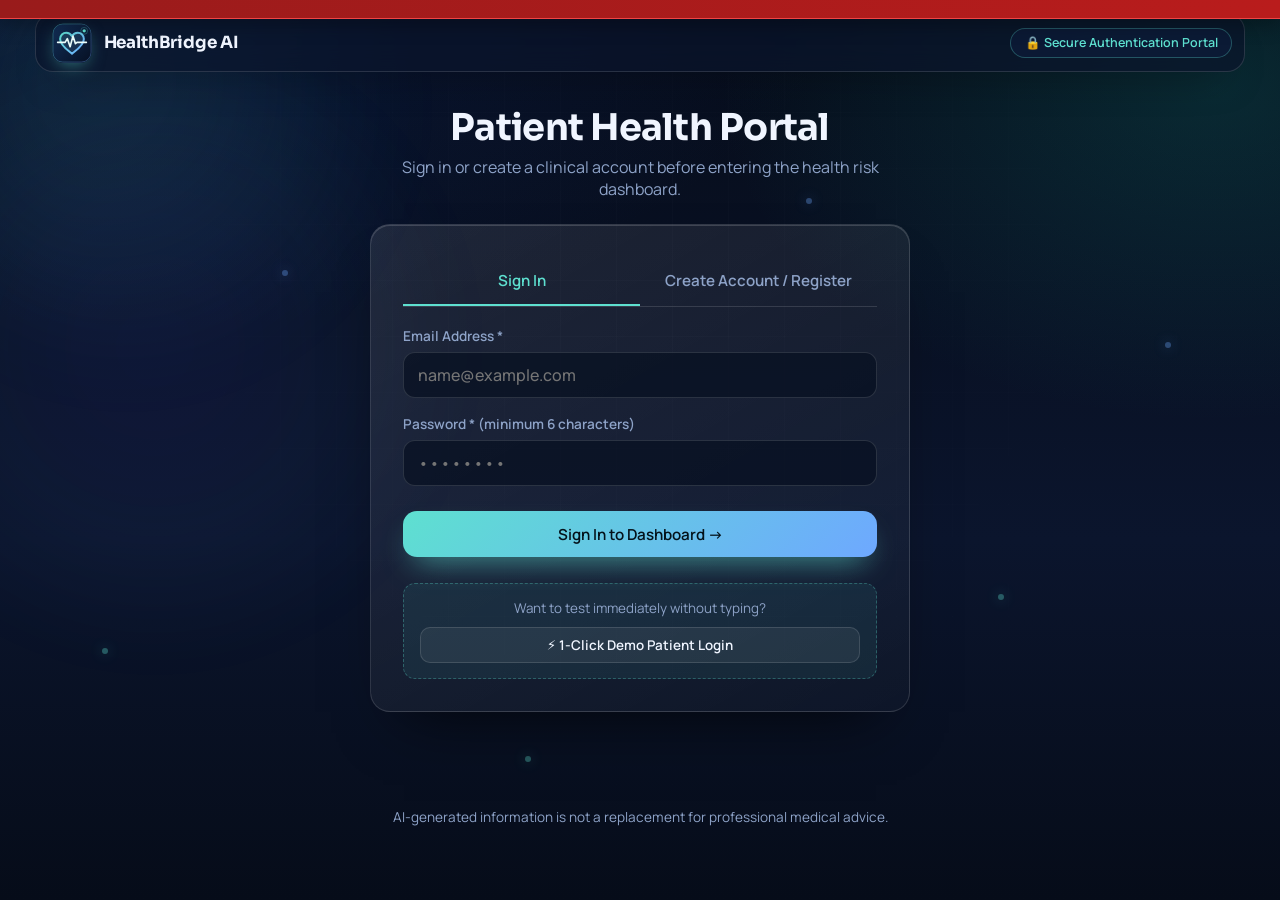
<file: briefing.html>
<!DOCTYPE html>
<html lang="en">

<head>
  <meta charset="utf-8">
  <meta name="viewport" content="width=device-width, initial-scale=1">
  <title>Doctor-Visit Briefing | HealthBridge AI</title>
  <meta name="description" content="Generate, customize, export, and securely share concise clinical appointment summaries for physician visits.">
  <meta name="theme-color" content="#060c19">
  <link rel="icon" href="assets/icons/favicon.svg" type="image/svg+xml">
  <link rel="stylesheet" href="style.css">
</head>

<body>
  <a class="skip" href="#main">Skip to content</a>
  <div class="bg" aria-hidden="true"><i></i><i></i><i></i><i></i><i></i><i></i></div>
  <div class="orb-float a" aria-hidden="true"></div>
  <div class="orb-float b" aria-hidden="true"></div>

  <!-- Print Only Header -->
  <div class="print-only-header" style="display:none">
    <h1>HealthBridge AI &bull; Clinical Appointment Briefing</h1>
    <p style="margin:0;color:#4b5563">Personal Health Continuity Summary &bull; Prepared by Patient for Physician Review</p>
    <p style="margin:.3rem 0 0;font-size:9pt;color:#6b7280">Notice: This summary compiles patient-reported symptoms, recorded vitals, and documented prescriptions for clinical discussion. It does not replace licensed diagnostic evaluation.</p>
  </div>

  <header class="topbar">
    <a class="brand" href="index.html" aria-label="HealthBridge AI home">
      <b>
        <svg class="ico" viewBox="0 0 24 24" fill="none" stroke="currentColor" stroke-width="1.8" stroke-linecap="round" stroke-linejoin="round" aria-hidden="true">
          <path d="M3 12h4l3-8 4 16 3-8h4" />
        </svg>
      </b>
      <span>HealthBridge AI</span>
    </a>
    <button class="burger" type="button" aria-expanded="false" aria-controls="menu" aria-label="Open menu"><span></span></button>
    <nav id="menu" class="menu" aria-label="Main">
      <a href="index.html">Dashboard</a>
      <a href="timeline.html">Timeline</a>
      <a href="briefing.html" aria-current="page" class="active">Doctor Briefing</a>
      <a href="prescription.html">Prescription Vault</a>
      <a href="recommendation.html">Recommendations</a>
      <a href="history.html">Assessments</a>
      <a href="allergies.html">Allergies</a>
      <a href="problems.html">Symptom Log</a>
    </nav>
  </header>

  <main id="main" class="container">
    <div style="display:flex;justify-content:space-between;align-items:flex-end;margin-bottom:1.8rem;flex-wrap:wrap;gap:1rem">
      <div>
        <h1 class="ptitle" style="margin:0 0 .3rem">Doctor-Visit Briefing</h1>
        <p class="psub" style="margin:0">Prepare a concise, physician-ready summary from your health records before your appointment.</p>
      </div>
      <div style="display:flex;gap:.6rem;flex-wrap:wrap">
        <button id="btn-new-briefing" class="btn btn-sm p" type="button">+ New Briefing</button>
      </div>
    </div>

    <!-- Generator Generator Box -->
    <section class="glass" style="padding:1.8rem;margin-bottom:2rem;border-radius:16px" aria-labelledby="draft-heading">
      <h2 id="draft-heading" style="margin:0 0 .5rem;font-size:1.25rem">Auto-Synthesize Clinical Briefing</h2>
      <p style="color:var(--text-muted);font-size:.88rem;margin:0 0 1.2rem">
        Specify your appointment reason. The <strong>Health Context Engine</strong> will pull your latest recorded vitals, active symptoms, allergies, and active medications, and construct targeted questions to discuss with your physician.
      </p>

      <form id="draft-form" style="display:flex;gap:1rem;flex-wrap:wrap">
        <input type="text" id="draft-reason" required placeholder="e.g. Cardiology check-up, blood pressure review, or morning palpitations" style="flex:1;min-width:280px;min-height:46px;padding:0 1rem;border-radius:12px;border:1px solid var(--border-subtle);background:rgba(8,16,34,.7);color:var(--text-main);font-size:.95rem">
        <button id="btn-generate-draft" class="btn p" type="submit" style="white-space:nowrap">
          <span>⚡ Auto-Generate from Records</span>
        </button>
      </form>
    </section>

    <!-- Briefing Editor Form -->
    <section id="briefing-editor-section" class="glass" style="padding:2rem;margin-bottom:2.5rem;border-radius:16px;display:none" aria-labelledby="editor-title">
      <div style="display:flex;justify-content:space-between;align-items:center;margin-bottom:1.5rem;border-bottom:1px solid var(--border-subtle);padding-bottom:1rem;flex-wrap:wrap;gap:.8rem">
        <div>
          <h2 id="editor-title" style="margin:0 0 .2rem;font-size:1.35rem">Edit Clinical Briefing</h2>
          <p style="margin:0;color:var(--text-muted);font-size:.84rem">Review and personalize all details before your visit.</p>
        </div>
        <div style="display:flex;gap:.6rem;flex-wrap:wrap">
          <button id="btn-print-briefing" class="btn btn-sm" type="button">🖨️ Print / PDF</button>
          <button id="btn-share-modal" class="btn btn-sm" type="button" style="border-color:var(--primary);color:var(--primary)">🔗 Share with Doctor</button>
        </div>
      </div>

      <form id="briefing-form" class="briefing-editor" novalidate>
        <input type="hidden" id="briefing-id" value="">

        <div>
          <label for="briefing-title" style="display:block;font-size:.85rem;font-weight:600;color:var(--text-secondary);margin-bottom:.4rem">Briefing Title *</label>
          <input type="text" id="briefing-title" required placeholder="e.g. Cardiology Consultation Summary" style="width:100%;box-sizing:border-box;min-height:44px;padding:0 1rem;border-radius:10px;border:1px solid var(--border-subtle);background:rgba(14,28,58,.6);color:var(--text-main);font-size:1rem;font-weight:600">
        </div>

        <div>
          <label for="briefing-reason" style="display:block;font-size:.85rem;font-weight:600;color:var(--text-secondary);margin-bottom:.4rem">Reason for Visit *</label>
          <input type="text" id="briefing-reason" required placeholder="e.g. Hypertension management and occasional chest fluttering" style="width:100%;box-sizing:border-box;min-height:44px;padding:0 1rem;border-radius:10px;border:1px solid var(--border-subtle);background:rgba(14,28,58,.6);color:var(--text-main);font-size:.92rem">
        </div>

        <div class="briefing-section-box">
          <h3><span>📝</span> Recent Symptoms &amp; Complaints</h3>
          <textarea id="briefing-symptoms" class="briefing-textarea" placeholder="List any acute or ongoing symptoms with duration..."></textarea>
        </div>

        <div class="briefing-section-box">
          <h3><span>🩺</span> Objective Vitals &amp; AI Risk Screening</h3>
          <textarea id="briefing-vitals" class="briefing-textarea" placeholder="Recent blood pressure, heart rate, oxygen levels, and model estimates..."></textarea>
        </div>

        <div class="briefing-section-box">
          <h3><span>🛡️</span> Documented Allergies &amp; Sensitivities</h3>
          <textarea id="briefing-allergies" class="briefing-textarea" placeholder="Documented drug or food sensitivities..."></textarea>
        </div>

        <div class="briefing-section-box">
          <h3><span>💊</span> Current Prescription Medications</h3>
          <textarea id="briefing-medicines" class="briefing-textarea" placeholder="Active prescription and over-the-counter medications..."></textarea>
        </div>

        <div class="briefing-section-box">
          <h3><span>❓</span> Questions to Ask Your Physician</h3>
          <textarea id="briefing-questions" class="briefing-textarea" placeholder="Key discussion questions for your consultation..." style="min-height:110px"></textarea>
        </div>

        <div class="briefing-section-box">
          <h3><span>📋</span> Doctor's Instructions &amp; Follow-up Notes</h3>
          <textarea id="briefing-notes" class="briefing-textarea" placeholder="Notes recorded during or after your appointment..."></textarea>
        </div>

        <div id="briefing-status-box" style="display:none" class="form-state-box"></div>

        <div class="briefing-action-bar">
          <button id="btn-save-briefing" class="btn p" type="submit">💾 Save Briefing</button>
          <button id="btn-cancel-edit" class="btn" type="button">Close Editor</button>
        </div>
      </form>
    </section>

    <!-- Saved Briefings List -->
    <section aria-labelledby="saved-briefings-heading">
      <h2 id="saved-briefings-heading" style="margin:0 0 1rem;font-size:1.3rem">Saved Visit Briefings</h2>
      <div id="briefings-list-container">
        <p style="color:var(--text-muted);font-size:.9rem">Loading saved briefings...</p>
      </div>
    </section>
  </main>

  <!-- Secure Share Modal -->
  <div id="share-modal-overlay" class="modal-overlay" style="display:none" role="dialog" aria-modal="true" aria-labelledby="share-modal-title">
    <div class="glass modal-card" style="max-width:540px">
      <button class="modal-close" id="btn-close-share-modal" type="button" aria-label="Close">&times;</button>
      <h2 id="share-modal-title" style="margin:0 0 .3rem;font-size:1.3rem">Share Briefing with Clinician</h2>
      <p style="color:var(--text-muted);font-size:.86rem;margin:0 0 1.2rem">
        Create a time-bounded, encrypted link allowing a doctor or caregiver to view <em>only</em> this briefing. You can revoke access at any time.
      </p>

      <form id="share-form" novalidate>
        <div style="margin-bottom:1rem">
          <label for="share-recipient-name" style="font-size:.85rem;display:block;margin-bottom:.3rem;color:var(--text-secondary)">Doctor / Clinic Name</label>
          <input type="text" id="share-recipient-name" placeholder="e.g. Dr. Sarah Jenkins, City Health" style="width:100%;box-sizing:border-box;min-height:42px;padding:0 .9rem;border-radius:10px;border:1px solid var(--border-subtle);background:rgba(8,16,34,.7);color:var(--text-main)">
        </div>

        <div style="display:grid;grid-template-columns:1fr 1fr;gap:.8rem;margin-bottom:1rem">
          <div>
            <label for="share-duration" style="font-size:.85rem;display:block;margin-bottom:.3rem;color:var(--text-secondary)">Link Expiration</label>
            <select id="share-duration" style="width:100%;min-height:42px;padding:0 .8rem;border-radius:10px;border:1px solid var(--border-subtle);background:rgba(8,16,34,.7);color:var(--text-main)">
              <option value="24">24 Hours</option>
              <option value="72" selected>3 Days (72 Hours)</option>
              <option value="168">7 Days (1 Week)</option>
              <option value="720">30 Days</option>
            </select>
          </div>

          <div>
            <label for="share-pin" style="font-size:.85rem;display:block;margin-bottom:.3rem;color:var(--text-secondary)">Security PIN (Optional)</label>
            <input type="text" id="share-pin" placeholder="e.g. 1234" maxlength="10" style="width:100%;box-sizing:border-box;min-height:42px;padding:0 .9rem;border-radius:10px;border:1px solid var(--border-subtle);background:rgba(8,16,34,.7);color:var(--text-main)">
          </div>
        </div>

        <button id="btn-generate-share-link" class="btn p" type="submit" style="width:100%">Generate Secure Shareable Link</button>
      </form>

      <div id="share-result-container" style="display:none;margin-top:1.2rem">
        <label style="font-size:.82rem;color:var(--text-secondary);font-weight:600">Clinician Access URL:</label>
        <div class="share-code-box">
          <span id="share-link-url" style="user-select:all"></span>
          <button id="btn-copy-share-url" class="btn btn-sm" type="button" style="white-space:nowrap">Copy Link</button>
        </div>
        <p style="font-size:.82rem;color:var(--text-muted);margin:0">Send this URL to your doctor or caregiver. They can view the briefing without signing up.</p>
      </div>
    </div>
  </div>

  <footer class="site">HealthBridge AI &copy; 2026 &bull; Personal Health Continuity Platform &bull; Clinical information is for health organization and doctor collaboration.</footer>
  <script src="config.js" defer></script>
  <script src="api.js" defer></script>
  <script src="common.js" defer></script>
  <script src="briefing.js" defer></script>
</body>

</html>
</file>
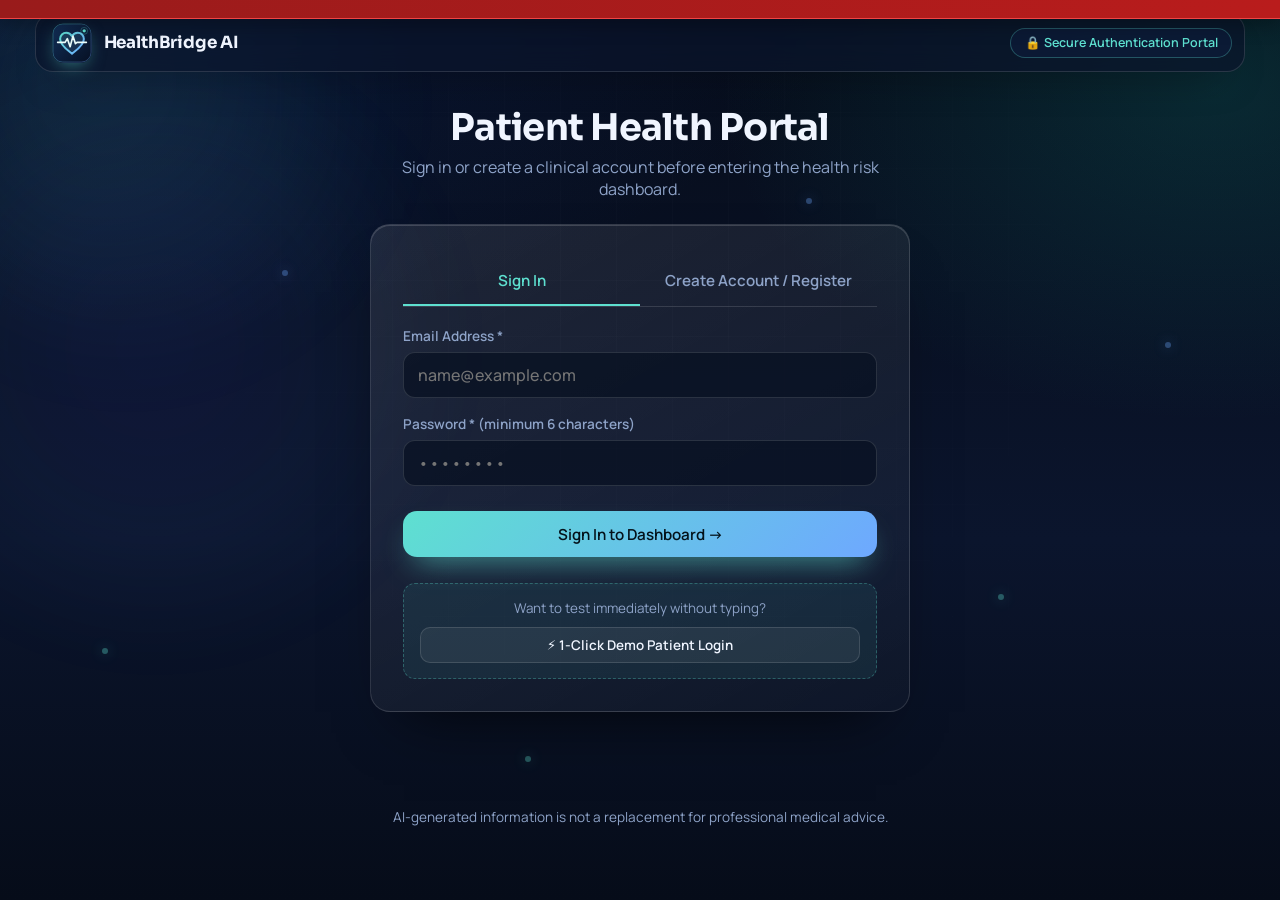
<file: history.html>
<!DOCTYPE html>
<html lang="en">

<head>
  <meta charset="utf-8">
  <meta name="viewport" content="width=device-width, initial-scale=1">
  <title>Health History | HealthBridge AI</title>
  <meta name="description" content="View your historical AI health risk predictions and clinical vital readings.">
  <meta name="theme-color" content="#060c19">
  <link rel="icon" href="assets/icons/favicon.svg" type="image/svg+xml">
  <link rel="stylesheet" href="style.css">
</head>

<body>
  <a class="skip" href="#main">Skip to content</a>
  <div class="bg" aria-hidden="true"><i></i><i></i><i></i><i></i><i></i><i></i></div>
  <div class="orb-float a" aria-hidden="true"></div>
  <div class="orb-float b" aria-hidden="true"></div>

  <header class="topbar">
    <a class="brand" href="index.html" aria-label="HealthBridge AI home">
      <b>
        <svg class="ico" viewBox="0 0 24 24" fill="none" stroke="currentColor" stroke-width="1.8" stroke-linecap="round" stroke-linejoin="round">
          <path d="M3 12h4l3-8 4 16 3-8h4" />
        </svg>
      </b>
      <span>HealthBridge AI</span>
    </a>
    <button class="burger" type="button" aria-expanded="false" aria-controls="menu" aria-label="Open menu"><span></span></button>
    <nav id="menu" class="menu" aria-label="Main">
      <a href="index.html">Home</a>
      <a href="timeline.html">Timeline</a>
      <a href="history.html" aria-current="page">History</a>
      <a href="prescription.html">Vault</a>
      <a href="allergies.html">Allergies</a>
      <a href="recommendation.html">Guidance</a>
      <a href="briefing.html">Doctor Briefing</a>
    </nav>
  </header>

  <main id="main" class="container">
    <div style="display:flex;justify-content:space-between;align-items:flex-end;gap:1rem;flex-wrap:wrap;margin:1.4rem 0 1.2rem">
      <div>
        <h1 class="ptitle" style="margin:0 0 .2rem">Health Prediction History</h1>
        <p class="psub" style="margin:0">Chronological record of your AI-evaluated cardiovascular assessments and vital signs.</p>
      </div>
      <a href="index.html#analysis" class="btn p">+ Run New Assessment</a>
    </div>

    <div id="history-app" aria-live="polite" style="margin-top:1.5rem">
      <div class="glass empty-card">
        <p>Loading assessment history from database...</p>
      </div>
    </div>
  </main>

  <footer class="site">AI-generated information is not a replacement for professional medical advice.</footer>
  <script src="config.js" defer></script>
  <script src="api.js" defer></script>
  <script src="common.js" defer></script>
  <script src="script.js" defer></script>
  <script src="history.js" defer></script>
</body>

</html>
</file>
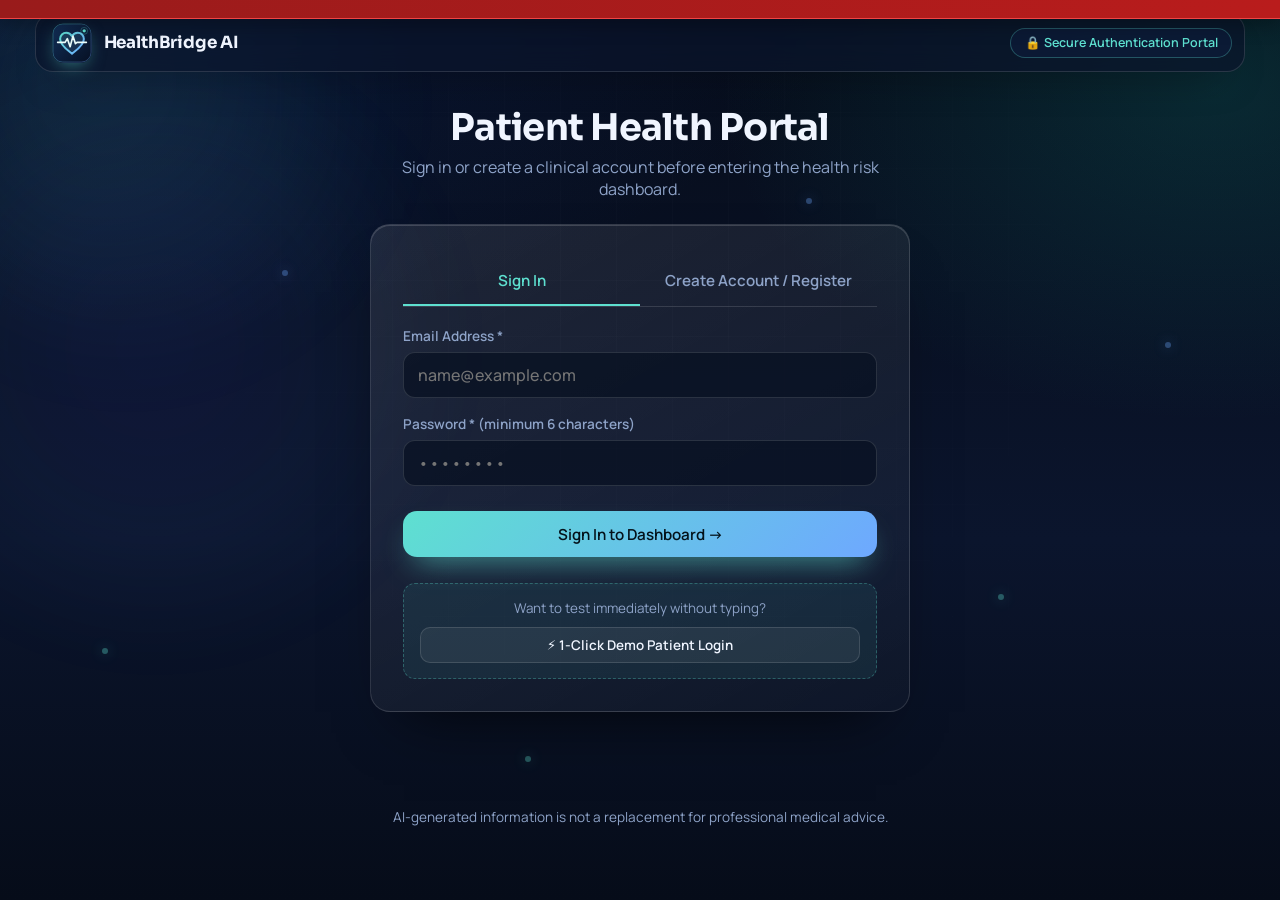
<file: login.html>
<!DOCTYPE html>
<html lang="en">

<head>
  <meta charset="utf-8">
  <meta name="viewport" content="width=device-width, initial-scale=1">
  <title>Sign In & Register | HealthBridge AI</title>
  <meta name="description" content="Sign in or register to access the HealthBridge AI personal health continuity platform.">
  <meta name="theme-color" content="#060c19">
  <link rel="icon" href="assets/icons/favicon.svg" type="image/svg+xml">
  <link rel="stylesheet" href="style.css">
  <style>
    .auth-container {
      max-width: 540px;
      margin: 2rem auto;
    }
    .db-viewer-card {
      max-width: 820px;
      margin: 2.5rem auto 3rem;
    }
    .user-table-wrap {
      overflow-x: auto;
      margin-top: 1rem;
      border-radius: 14px;
      border: 1px solid var(--edge);
    }
    .user-table {
      width: 100%;
      border-collapse: collapse;
      text-align: left;
      font-size: .88rem;
    }
    .user-table th {
      background: rgba(14, 28, 58, 0.85);
      color: var(--mute);
      padding: .8rem 1rem;
      font-weight: 600;
      border-bottom: 1px solid var(--edge);
      text-transform: uppercase;
      font-size: .75rem;
      letter-spacing: .06em;
    }
    .user-table td {
      padding: .85rem 1rem;
      border-bottom: 1px solid rgba(255, 255, 255, 0.05);
      color: var(--text);
    }
    .user-table tr:hover td {
      background: rgba(94, 224, 208, 0.04);
    }
    .user-table tr.new-user-row td {
      background: rgba(95, 227, 176, 0.12);
    }
    .db-location-box {
      display: flex;
      align-items: center;
      gap: .6rem;
      padding: .65rem .95rem;
      border-radius: 10px;
      background: rgba(8, 16, 34, 0.8);
      border: 1px solid var(--edge);
      font-family: monospace;
      font-size: .82rem;
      color: var(--aqua);
      margin: .8rem 0 1rem;
      word-break: break-all;
    }
  </style>
</head>

<body>
  <a class="skip" href="#main">Skip to content</a>
  <div class="bg" aria-hidden="true"><i></i><i></i><i></i><i></i><i></i><i></i></div>
  <div class="orb-float a" aria-hidden="true"></div>
  <div class="orb-float b" aria-hidden="true"></div>

  <header class="topbar">
    <a class="brand" href="login.html" aria-label="HealthBridge AI home">
      <b>
        <svg class="ico" viewBox="0 0 24 24" fill="none" stroke="currentColor" stroke-width="1.8" stroke-linecap="round" stroke-linejoin="round" aria-hidden="true">
          <path d="M3 12h4l3-8 4 16 3-8h4" />
        </svg>
      </b>
      <span>HealthBridge AI</span>
    </a>
    <div style="display:flex;align-items:center;gap:.6rem;margin-left:auto">
      <span class="pill-chip" style="color:var(--aqua);border-color:rgba(94,224,208,.3)">
        🔒 Secure Authentication Portal
      </span>
    </div>
  </header>

  <main id="main" class="container">
    <div class="auth-container">
      <div style="text-align:center;margin-bottom:1.5rem">
        <h1 class="ptitle" style="margin-bottom:.3rem">Patient Health Portal</h1>
        <p class="psub">Sign in or create a clinical account before entering the health risk dashboard.</p>
      </div>

      <div class="glass tilt" style="padding:2rem">
        <div class="auth-tabs" style="margin-top:0">
          <button class="auth-tab active" id="tab-login-btn" type="button">Sign In</button>
          <button class="auth-tab" id="tab-register-btn" type="button">Create Account / Register</button>
        </div>

        <form id="portal-auth-form" novalidate>
          <div id="register-fields" style="display:none;margin-bottom:1.1rem">
            <label for="input-name" style="font-size:.85rem;color:var(--mute);font-weight:600;display:block;margin-bottom:.4rem">Full Name *</label>
            <input type="text" id="input-name" placeholder="e.g. John Doe, Sarah Miller" style="font:500 1rem 'Manrope',sans-serif;color:var(--text);min-height:46px;padding:0 .9rem;border-radius:12px;border:1px solid var(--edge);background:rgba(8,16,34,.7);width:100%;box-sizing:border-box">
          </div>

          <div style="margin-bottom:1.1rem">
            <label for="input-email" style="font-size:.85rem;color:var(--mute);font-weight:600;display:block;margin-bottom:.4rem">Email Address *</label>
            <input type="email" id="input-email" required placeholder="name@example.com" style="font:500 1rem 'Manrope',sans-serif;color:var(--text);min-height:46px;padding:0 .9rem;border-radius:12px;border:1px solid var(--edge);background:rgba(8,16,34,.7);width:100%;box-sizing:border-box">
          </div>

          <div style="margin-bottom:1.2rem">
            <label for="input-password" style="font-size:.85rem;color:var(--mute);font-weight:600;display:block;margin-bottom:.4rem">Password * (minimum 6 characters)</label>
            <input type="password" id="input-password" required minlength="6" placeholder="••••••••" style="font:500 1rem 'Manrope',sans-serif;color:var(--text);min-height:46px;padding:0 .9rem;border-radius:12px;border:1px solid var(--edge);background:rgba(8,16,34,.7);width:100%;box-sizing:border-box">
          </div>

          <div id="auth-status-box" style="display:none" class="form-state-box"></div>

          <button id="auth-main-btn" class="btn p" type="submit" style="width:100%;margin-top:.4rem">Sign In to Dashboard &rarr;</button>
        </form>

        <div class="quick-demo-box" style="margin-top:1.6rem">
          <p style="margin:0 0 .5rem;color:var(--mute);font-size:.84rem">Want to test immediately without typing?</p>
          <button id="quick-demo-login-btn" class="btn btn-sm" type="button" style="width:100%">⚡ 1-Click Demo Patient Login</button>
        </div>
      </div>
    </div>
  </main>

  <footer class="site">AI-generated information is not a replacement for professional medical advice.</footer>
  <script src="config.js"></script>
  <script src="api.js"></script>
  <script src="common.js"></script>
  <script src="login.js"></script>
</body>

</html>
</file>
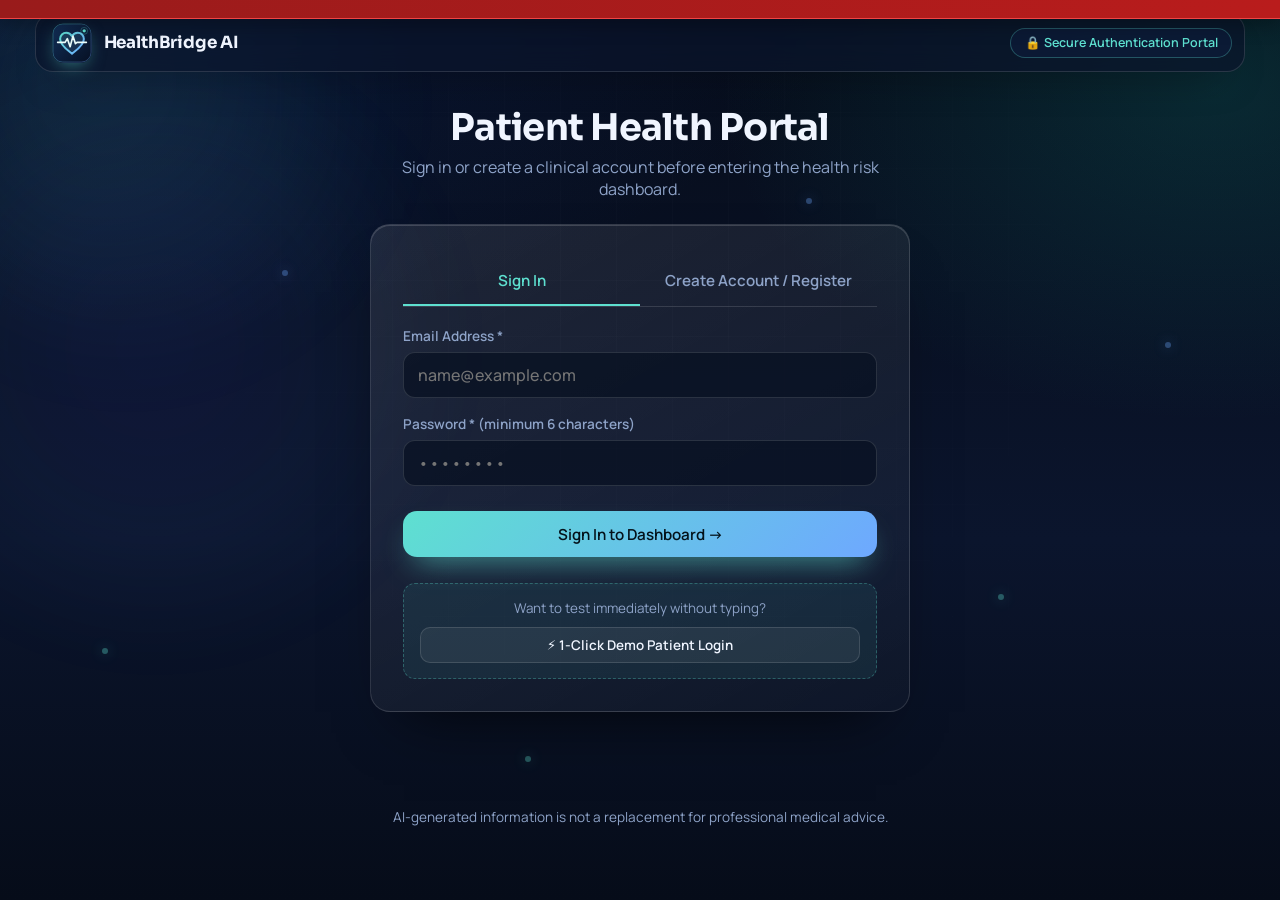
<file: prescription.html>
<!DOCTYPE html>
<html lang="en">

<head>
  <meta charset="utf-8">
  <meta name="viewport" content="width=device-width, initial-scale=1">
  <title>Prescription Vault | HealthBridge AI</title>
  <meta name="description" content="Secure Prescription Vault: upload doctor prescriptions, extract structured medicine details, and maintain your clinical records.">
  <meta name="theme-color" content="#060c19">
  <link rel="icon" href="assets/icons/favicon.svg" type="image/svg+xml">
  <link rel="stylesheet" href="style.css">
</head>

<body>
  <a class="skip" href="#main">Skip to content</a>
  <div class="bg" aria-hidden="true"><i></i><i></i><i></i><i></i><i></i><i></i></div>
  <div class="orb-float a" aria-hidden="true"></div>
  <div class="orb-float b" aria-hidden="true"></div>

  <header class="topbar">
    <a class="brand" href="index.html" aria-label="HealthBridge AI home">
      <b>
        <svg class="ico" viewBox="0 0 24 24" fill="none" stroke="currentColor" stroke-width="1.8" stroke-linecap="round" stroke-linejoin="round">
          <path d="M3 12h4l3-8 4 16 3-8h4" />
        </svg>
      </b>
      <span>HealthBridge AI</span>
    </a>
    <button class="burger" type="button" aria-expanded="false" aria-controls="menu" aria-label="Open menu"><span></span></button>
    <nav id="menu" class="menu" aria-label="Main">
      <a href="index.html">Home</a>
      <a href="timeline.html">Timeline</a>
      <a href="history.html">History</a>
      <a href="prescription.html" aria-current="page">Vault</a>
      <a href="allergies.html">Allergies</a>
      <a href="recommendation.html">Guidance</a>
      <a href="briefing.html">Doctor Briefing</a>
    </nav>
  </header>

  <main id="main" class="container">
    <!-- Page Header -->
    <div style="margin: 1.5rem 0 1rem;">
      <h1 class="ptitle" style="margin:0 0 .3rem">Prescription Vault</h1>
      <p class="psub" style="margin:0">Securely upload doctor prescriptions, organize medications, and maintain a structured clinical collection.</p>
    </div>

    <!-- 1. LARGE UPLOAD CONTAINER AT THE TOP (Section 2.A) -->
    <section class="vault-upload-container glass tilt" aria-labelledby="upload-heading" id="vault-upload-section">
      <div class="vault-upload-hero">
        <h2 id="upload-heading">Upload Prescription</h2>
        <p>Attach an official prescription image or PDF (up to 10 MB). Preview your file, record structured clinical details, and save safely to your private vault.</p>
      </div>

      <!-- Upload Form -->
      <form id="vault-upload-form" novalidate>
        <!-- Two Upload Options: Option A (Take a Photo) & Option B (Upload from Device) -->
        <div id="vault-options-container" class="vault-upload-options-grid">
          <!-- Option A: Take a Photo -->
          <div class="vault-option-card vault-camera-card" id="camera-option-card" tabindex="0" role="button" aria-label="Take a photo of prescription using camera">
            <div class="vault-option-badge">Direct Capture</div>
            <div class="vault-option-icon camera-icon-glow">
              <svg viewBox="0 0 24 24" fill="none" stroke="currentColor" stroke-width="2" stroke-linecap="round" stroke-linejoin="round">
                <path d="M23 19a2 2 0 0 1-2 2H3a2 2 0 0 1-2-2V8a2 2 0 0 1 2-2h4l2-3h6l2 3h4a2 2 0 0 1 2 2z"/>
                <circle cx="12" cy="13" r="4"/>
              </svg>
            </div>
            <h3 class="vault-option-title">Take a Photo</h3>
            <p class="vault-option-desc">Photograph your medical prescription directly using your device's camera with document alignment guidance.</p>
            <div class="vault-option-actions">
              <button type="button" class="btn p vault-action-btn" id="start-camera-btn">
                <svg viewBox="0 0 24 24" fill="none" stroke="currentColor" stroke-width="2" style="width:18px;height:18px">
                  <path d="M23 19a2 2 0 0 1-2 2H3a2 2 0 0 1-2-2V8a2 2 0 0 1 2-2h4l2-3h6l2 3h4a2 2 0 0 1 2 2z"/>
                  <circle cx="12" cy="13" r="4"/>
                </svg>
                Take Photo
              </button>
            </div>
            <!-- Hidden mobile direct capture input -->
            <input type="file" id="camera-file-input" accept="image/*" capture="environment" style="display:none" aria-label="Direct camera photo capture">
          </div>

          <!-- Option B: Upload from Device -->
          <div class="vault-option-card vault-file-card" id="device-option-card" tabindex="0" role="button" aria-label="Upload prescription from device files or gallery">
            <div class="vault-option-badge file-badge">Gallery & Files</div>
            <div class="vault-option-icon file-icon-glow">
              <svg viewBox="0 0 24 24" fill="none" stroke="currentColor" stroke-width="2" stroke-linecap="round" stroke-linejoin="round">
                <path d="M21 15v4a2 2 0 0 1-2 2H5a2 2 0 0 1-2-2v-4"/>
                <polyline points="17 8 12 3 7 8"/>
                <line x1="12" y1="3" x2="12" y2="15"/>
              </svg>
            </div>
            <h3 class="vault-option-title">Upload from Device</h3>
            <p class="vault-option-desc">Select existing prescription photos or PDF documents from your gallery or file storage (up to 10 MB).</p>
            <div class="vault-option-actions">
              <button type="button" class="btn vault-action-btn" id="trigger-file-btn">
                <svg viewBox="0 0 24 24" fill="none" stroke="currentColor" stroke-width="2" style="width:18px;height:18px">
                  <rect x="3" y="3" width="18" height="18" rx="2" ry="2"/>
                  <circle cx="8.5" cy="8.5" r="1.5"/>
                  <polyline points="21 15 16 10 5 21"/>
                </svg>
                Upload from Gallery
              </button>
            </div>
            <input type="file" id="prescription-file-input" accept=".pdf,.jpg,.jpeg,.png" style="display:none" aria-label="Prescription file input">
          </div>
        </div>

        <!-- Sleek Drag & Drop Strip -->
        <div class="vault-drop-strip" id="vault-dropzone" tabindex="0" role="button" aria-label="Drop prescription file here">
          <svg viewBox="0 0 24 24" fill="none" stroke="currentColor" stroke-width="2" style="width:18px;height:18px;color:var(--aqua)">
            <path d="M21 15v4a2 2 0 0 1-2 2H5a2 2 0 0 1-2-2v-4"/>
            <polyline points="17 8 12 3 7 8"/>
            <line x1="12" y1="3" x2="12" y2="15"/>
          </svg>
          <span>Or drag and drop prescription file here (PDF, JPG, PNG up to 10 MB)</span>
        </div>

        <!-- Selected File Preview Card (Displayed when a file is selected) -->
        <div id="dropzone-file-preview" class="vault-preview-card" style="display:none">
          <div class="vault-preview-left">
            <div id="preview-thumb-box" class="vault-thumb-wrap">
              <!-- Rendered dynamically (image thumbnail or PDF icon) -->
            </div>
            <div class="vault-file-meta-col">
              <div style="display:flex;align-items:center;gap:.6rem;flex-wrap:wrap">
                <span id="preview-filename" class="vault-file-name">filename.pdf</span>
                <span id="preview-source-badge" class="vault-source-badge" style="display:none">📸 Camera Capture</span>
              </div>
              <div class="vault-file-size-type">
                <span id="preview-filesize">0 MB</span>
                <span>•</span>
                <span id="preview-filetype" class="vault-type-tag">PDF</span>
              </div>
            </div>
          </div>
          <div class="vault-preview-actions">
            <button id="retake-photo-btn" type="button" class="btn btn-sm p" style="display:none">📷 Retake Photo</button>
            <button id="extract-ocr-btn" type="button" class="btn btn-sm" style="background:rgba(0,212,170,.12);border:1px solid var(--aqua);color:var(--aqua);font-weight:700">✨ Extract with AI</button>
            <button id="replace-file-btn" type="button" class="btn btn-sm">Choose Another File</button>
            <button id="remove-file-btn" type="button" class="btn btn-sm btn-danger">Remove</button>
          </div>
        </div>

        <!-- Extraction Notice Banner -->
        <div id="vault-extraction-banner" class="form-state-box info" style="display:none;margin-bottom:1.2rem;border-color:var(--aqua);">
          <span style="font-size:1.3rem">🔍</span>
          <div style="flex:1">
            <div style="font-weight:700;color:var(--aqua)" id="extraction-status-title">Candidate details extracted by AI</div>
            <div style="font-size:.82rem;color:var(--text);margin-top:.2rem" id="extraction-status-desc">
              Please review and verify all candidate fields below before saving. Extracted items are marked as unverified until confirmed by you.
            </div>
          </div>
        </div>

        <!-- Structured Prescription Details Fields -->
        <div class="vault-fields-grid">
          <div class="vault-field-group">
            <label for="vault-title">
              <span>🔖</span> Prescription Title (Optional)
            </label>
            <input type="text" id="vault-title" name="title" placeholder="e.g. Cardiology Visit, Regular Consultation">
          </div>

          <div class="vault-field-group">
            <label for="vault-problem">
              <span>🩺</span> Main Health Problem (Optional)
            </label>
            <input type="text" id="vault-problem" name="main_health_problem" placeholder="e.g. Hypertension, Seasonal Flu, Chest Pain">
          </div>

          <div class="vault-field-group">
            <label for="vault-doctor">
              <span>👨‍⚕️</span> Doctor Name (Optional)
            </label>
            <input type="text" id="vault-doctor" name="doctor_name" placeholder="e.g. Dr. Sarah Jenkins, MD">
          </div>

          <div class="vault-field-group">
            <label for="vault-date">
              <span>📅</span> Prescription Date (Optional)
            </label>
            <input type="date" id="vault-date" name="prescription_date">
          </div>

          <div class="vault-field-group">
            <label for="vault-hospital">
              <span>🏥</span> Hospital or Clinic (Optional)
            </label>
            <input type="text" id="vault-hospital" name="hospital_name" placeholder="e.g. City Heart & Health Center">
          </div>

          <div class="vault-field-group">
            <label for="vault-diagnosis">
              <span>📋</span> Clinical Diagnosis (Optional)
            </label>
            <input type="text" id="vault-diagnosis" name="diagnosis" placeholder="e.g. Essential Primary Hypertension">
          </div>

          <div class="vault-field-group" style="grid-column: 1 / -1">
            <label for="vault-notes">
              <span>📝</span> Dosage & Instructions / Notes (Optional)
            </label>
            <input type="text" id="vault-notes" name="notes" placeholder="e.g. Take with warm water after meals; review in 3 weeks">
          </div>
        </div>

        <!-- Prescribed Medicines Section -->
        <div style="margin: 1.8rem 0 1.2rem;">
          <div style="display:flex;justify-content:space-between;align-items:center;margin-bottom:.8rem;flex-wrap:wrap;gap:.5rem">
            <div>
              <h3 style="margin:0;font-size:1.05rem;color:var(--aqua)">Prescribed Medicines</h3>
              <p style="margin:0;font-size:.82rem;color:var(--mute)">List individual medicines, dosages, and administration frequencies.</p>
            </div>
            <button id="add-med-row-btn" class="btn btn-sm" type="button">+ Add Medicine</button>
          </div>

          <div id="medicines-container">
            <!-- Dynamic medicine rows generated here -->
          </div>
        </div>

        <!-- Upload Progress Bar Indicator -->
        <div id="vault-upload-progress" class="vault-upload-progress-wrap" style="display:none" role="progressbar" aria-valuemin="0" aria-valuemax="100" aria-valuenow="0">
          <div class="progress-label-row">
            <span id="upload-progress-text">Uploading prescription to secure vault...</span>
            <span id="upload-progress-percent">0%</span>
          </div>
          <div class="progress-track">
            <div id="upload-progress-bar" class="progress-bar-fill" style="width:0%"></div>
          </div>
        </div>

        <!-- Form Status Box (Loading, Success, Error) -->
        <div id="vault-upload-status" style="display:none" class="form-state-box" role="alert" aria-live="polite"></div>

        <!-- Form Action Controls -->
        <div style="display:flex;gap:.8rem;justify-content:flex-end;margin-top:1.4rem;align-items:center;flex-wrap:wrap">
          <button id="cancel-upload-btn" class="btn" type="button">Cancel</button>
          <button id="submit-vault-btn" class="btn p" type="submit">
            <svg viewBox="0 0 24 24" fill="none" stroke="currentColor" stroke-width="2" style="width:18px;height:18px">
              <path d="M19 21H5a2 2 0 0 1-2-2V5a2 2 0 0 1 2-2h11l5 5v11a2 2 0 0 1-2 2z"/>
              <polyline points="17 21 17 13 7 13 7 21"/>
              <polyline points="7 3 7 8 15 8"/>
            </svg>
            Save Prescription
          </button>
        </div>
      </form>
    </section>

    <!-- 2. SAVED PRESCRIPTION CARDS (Section 2.B) -->
    <section class="prescriptions-section" aria-labelledby="vault-collection-heading">
      <div class="prescriptions-section-head">
        <div>
          <h2 id="vault-collection-heading">
            <span>🗂️</span> My Prescriptions
          </h2>
          <p style="margin:.2rem 0 0;color:var(--mute);font-size:.9rem">Chronological archive of all your saved prescriptions and medication records.</p>
        </div>
        <div id="vault-count-badge" style="font-size:.85rem;color:var(--aqua);font-weight:700"></div>
      </div>

      <!-- Prescriptions Grid Container -->
      <div id="vault-list-container" class="prescriptions-grid" aria-live="polite">
        <div class="glass empty-card" style="grid-column: 1 / -1; text-align:center; padding: 3rem 1.5rem;">
          <p>Loading prescription vault records...</p>
        </div>
      </div>
    </section>

    <!-- 3. PRESCRIPTION DETAILS MODAL (Section 2.C) -->
    <div id="prescription-detail-modal" class="vault-modal-overlay" role="dialog" aria-modal="true" aria-labelledby="modal-presc-title">
      <div class="vault-modal-box">
        <div class="vault-modal-header">
          <h3 id="modal-presc-title">
            <span>📄</span> Prescription Details
          </h3>
          <button type="button" class="vault-modal-close" id="close-detail-modal-btn" aria-label="Close details modal">&times;</button>
        </div>

        <div class="vault-modal-body" id="modal-presc-body">
          <!-- Populated dynamically via prescription.js -->
        </div>

        <div class="vault-modal-footer">
          <div id="modal-file-link-container"></div>
          <div style="display:flex;gap:.6rem;align-items:center">
            <button type="button" class="btn btn-sm btn-danger" id="modal-delete-presc-btn">Delete Prescription</button>
            <button type="button" class="btn btn-sm" id="modal-edit-toggle-btn">Edit Details</button>
            <button type="button" class="btn btn-sm p" id="modal-close-btn">Close</button>
          </div>
        </div>
      </div>
    </div>

    <!-- Confirm Delete Modal -->
    <div id="confirm-delete-modal" class="vault-modal-overlay" role="dialog" aria-modal="true" aria-labelledby="confirm-delete-title">
      <div class="vault-modal-box" style="max-width: 440px;">
        <div class="vault-modal-header">
          <h3 id="confirm-delete-title" style="color:var(--crit)">
            <span>⚠️</span> Confirm Deletion
          </h3>
          <button type="button" class="vault-modal-close" id="cancel-delete-modal-btn" aria-label="Cancel deletion">&times;</button>
        </div>
        <div class="vault-modal-body" style="padding:1.4rem;">
          <p style="margin:0 0 1rem;font-size:.95rem;color:var(--text);line-height:1.5">
            Are you sure you want to permanently delete this prescription and its associated file from your vault?
          </p>
          <p style="margin:0;font-size:.85rem;color:var(--mute)">
            This action cannot be undone.
          </p>
        </div>
        <div class="vault-modal-footer" style="justify-content:flex-end;gap:.6rem">
          <button type="button" class="btn btn-sm" id="abort-delete-btn">Cancel</button>
          <button type="button" class="btn btn-sm btn-danger" id="execute-delete-btn">Yes, Delete</button>
        </div>
      </div>
    </div>

    <!-- 4. LIVE CAMERA CAPTURE MODAL -->
    <div id="camera-modal" class="vault-modal-overlay camera-modal-overlay" role="dialog" aria-modal="true" aria-labelledby="camera-modal-title" style="display:none">
      <div class="camera-modal-box">
        <div class="camera-modal-header">
          <div style="display:flex;align-items:center;gap:.6rem">
            <span class="camera-live-pulse" aria-hidden="true"></span>
            <h3 id="camera-modal-title" style="margin:0;font-size:1.1rem;color:var(--text);display:flex;align-items:center;gap:.4rem">
              <span>📷</span> Prescription Camera Scanner
            </h3>
          </div>
          <div style="display:flex;align-items:center;gap:.6rem">
            <button type="button" id="switch-camera-btn" class="btn btn-sm" title="Switch front/rear camera" style="display:none">
              🔄 Switch Camera
            </button>
            <button type="button" id="close-camera-modal-btn" class="vault-modal-close" aria-label="Close camera modal">&times;</button>
          </div>
        </div>

        <div class="camera-viewfinder-container">
          <!-- Video element for live stream -->
          <video id="camera-video" autoplay playsinline muted></video>
          <canvas id="camera-canvas" style="display:none"></canvas>

          <!-- Framing guide overlay -->
          <div class="camera-guide-overlay" id="camera-guide-overlay">
            <div class="camera-corner top-left"></div>
            <div class="camera-corner top-right"></div>
            <div class="camera-corner bottom-left"></div>
            <div class="camera-corner bottom-right"></div>
            <div class="camera-guide-text">Align prescription document within frame</div>
          </div>

          <!-- Loading state overlay -->
          <div id="camera-loading-overlay" class="camera-state-overlay">
            <div class="camera-spinner"></div>
            <p id="camera-status-text" style="margin-top:.8rem;color:var(--text);font-size:.92rem">Starting camera...</p>
          </div>

          <!-- Error / Permission fallback overlay -->
          <div id="camera-error-overlay" class="camera-state-overlay" style="display:none">
            <div style="font-size:2.4rem;margin-bottom:.5rem">📸🚫</div>
            <h4 style="margin:0 0 .4rem;color:#ff6b6b">Camera Access Blocked or Unavailable</h4>
            <p id="camera-error-desc" style="color:var(--mute);font-size:.85rem;max-width:320px;margin:0 0 1rem;line-height:1.4">
              Camera access is denied or not supported in this browser context. You can still photograph your prescription using the direct device camera option.
            </p>
            <div style="display:flex;gap:.6rem;flex-wrap:wrap;justify-content:center">
              <button type="button" id="fallback-capture-btn" class="btn btn-sm p">
                📷 Open Device Camera App
              </button>
              <button type="button" id="camera-error-dismiss-btn" class="btn btn-sm">
                Cancel
              </button>
            </div>
          </div>
        </div>

        <!-- Camera bottom controls bar -->
        <div class="camera-controls-bar">
          <button type="button" id="camera-cancel-btn" class="btn btn-sm">Cancel</button>
          <div class="camera-shutter-wrapper">
            <button type="button" id="shutter-btn" class="camera-shutter-btn" title="Capture prescription photo" aria-label="Capture prescription photo">
              <span class="camera-shutter-inner"></span>
            </button>
          </div>
          <button type="button" id="camera-device-fallback-btn" class="btn btn-sm" title="Upload from device files instead">
            📁 From Gallery
          </button>
        </div>
      </div>
    </div>
  </main>

  <footer class="site">AI-generated information is not a replacement for professional medical advice.</footer>
  <script src="config.js" defer></script>
  <script src="api.js" defer></script>
  <script src="common.js" defer></script>
  <script src="prescription.js" defer></script>
</body>

</html>
</file>
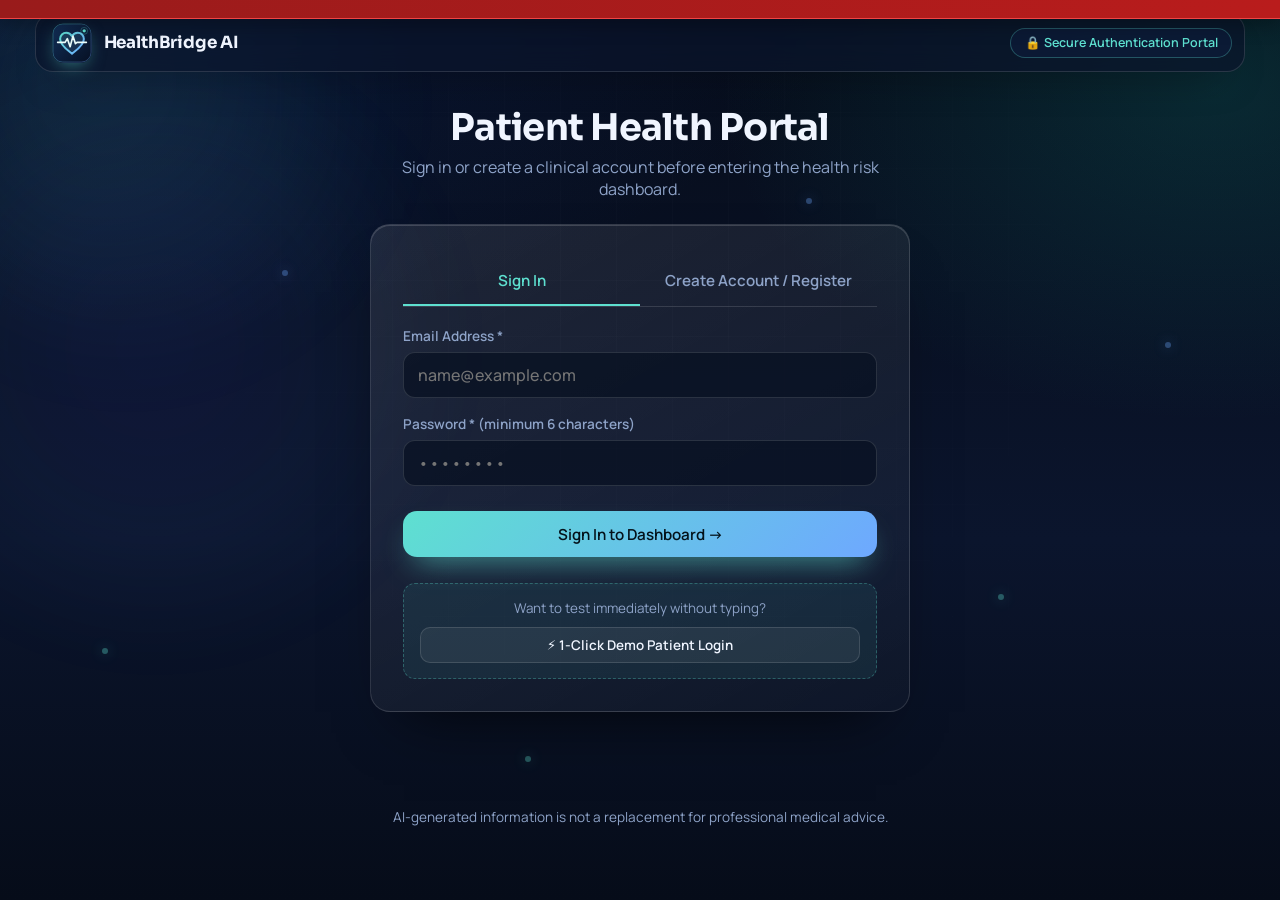
<file: problems.html>
<!DOCTYPE html>
<html lang="en">

<head>
  <meta charset="utf-8">
  <meta name="viewport" content="width=device-width, initial-scale=1">
  <title>Recent Problems | AI Health Risk Prediction</title>
  <meta name="description" content="View and manage recent health issues and logged symptoms.">
  <meta name="theme-color" content="#060c19">
  <link rel="icon" href="assets/icons/favicon.svg" type="image/svg+xml">
  <link rel="stylesheet" href="style.css">
</head>

<body>
  <a class="skip" href="#main">Skip to content</a>
  <div class="bg" aria-hidden="true"><i></i><i></i><i></i><i></i><i></i><i></i></div>
  <div class="orb-float a" aria-hidden="true"></div>
  <div class="orb-float b" aria-hidden="true"></div>

  <header class="topbar">
    <a class="brand" href="index.html" aria-label="AI Health Risk Prediction home">
      <b>
        <svg class="ico" viewBox="0 0 24 24" fill="none" stroke="currentColor" stroke-width="1.8" stroke-linecap="round" stroke-linejoin="round">
          <path d="M3 12h4l3-8 4 16 3-8h4" />
        </svg>
      </b>
      <span>AI Health Risk</span>
    </a>
    <button class="burger" type="button" aria-expanded="false" aria-controls="menu" aria-label="Open menu"><span></span></button>
    <nav id="menu" class="menu" aria-label="Main">
      <a href="index.html">Home</a>
      <a href="history.html">Health History</a>
      <a href="prescription.html">Prescription Vault</a>
      <a href="allergies.html">Allergies</a>
      <a href="result.html">Result</a>
      <a href="recommendation.html">Recommendations</a>
    </nav>
  </header>

  <main id="main" class="container">
    <div style="display:flex;justify-content:space-between;align-items:flex-end;gap:1rem;flex-wrap:wrap;margin:1.4rem 0 .6rem">
      <div>
        <h1 class="ptitle" style="margin:0 0 .2rem">Recent Health Problems</h1>
        <p class="psub" style="margin:0">Log and manage your personal symptoms, discomforts, and clinical observations.</p>
      </div>
      <button id="add-problem-toggle-btn" class="btn p" type="button">+ Log New Problem</button>
    </div>

    <!-- Quick Add Section (collapsible) -->
    <div id="add-problem-panel" class="glass tilt" style="display:none;margin:1.5rem 0 2rem">
      <h3 style="margin-top:0">Log a Health Symptom</h3>
      <form id="page-problem-form" novalidate>
        <label for="page-problem-text" style="display:block;font-size:.85rem;color:var(--mute);font-weight:600;margin-bottom:.4rem">Describe what you are experiencing *</label>
        <textarea id="page-problem-text" class="nl-textarea" required placeholder="Example: I have been experiencing persistent chest tightness and mild shortness of breath during brisk walking."></textarea>

        <div class="form-row">
          <label style="font-size:.85rem;color:var(--mute);font-weight:600">
            Category (optional, auto-inferred if blank)
            <input type="text" id="page-problem-cat" placeholder="e.g. Cardiovascular, Respiratory, Neurological" style="font:500 1rem 'Manrope',sans-serif;color:var(--text);min-height:46px;padding:0 .9rem;border-radius:12px;border:1px solid var(--edge);background:rgba(8,16,34,.7);width:100%;box-sizing:border-box;margin-top:.35rem">
          </label>
          <label style="font-size:.85rem;color:var(--mute);font-weight:600">
            Severity
            <select id="page-problem-sev" style="font:500 1rem 'Manrope',sans-serif;color:var(--text);min-height:46px;padding:0 .9rem;border-radius:12px;border:1px solid var(--edge);background:rgba(8,16,34,.7);width:100%;box-sizing:border-box;margin-top:.35rem">
              <option value="Mild">Mild</option>
              <option value="Moderate" selected>Moderate</option>
              <option value="Severe">Severe</option>
              <option value="Critical">Critical</option>
            </select>
          </label>
          <label style="font-size:.85rem;color:var(--mute);font-weight:600">
            Duration (optional)
            <input type="text" id="page-problem-dur" placeholder="e.g. 2 days, 1 week" style="font:500 1rem 'Manrope',sans-serif;color:var(--text);min-height:46px;padding:0 .9rem;border-radius:12px;border:1px solid var(--edge);background:rgba(8,16,34,.7);width:100%;box-sizing:border-box;margin-top:.35rem">
          </label>
        </div>

        <div id="page-problem-status" style="display:none" class="form-state-box"></div>

        <div style="display:flex;gap:.8rem;justify-content:flex-end;margin-top:.8rem">
          <button id="cancel-add-btn" class="btn" type="button">Cancel</button>
          <button id="page-problem-submit-btn" class="btn p" type="submit">Save Problem</button>
        </div>
      </form>
    </div>

    <!-- List Container -->
    <div id="problems-app" aria-live="polite" style="margin-top:1.5rem">
      <div class="glass empty-card">
        <p>Loading problems from database...</p>
      </div>
    </div>
  </main>

  <footer class="site">AI-generated information is not a replacement for professional medical advice.</footer>
  <script src="config.js" defer></script>
  <script src="api.js" defer></script>
  <script src="common.js" defer></script>
  <script src="script.js" defer></script>
  <script src="problems.js" defer></script>
</body>

</html>
</file>
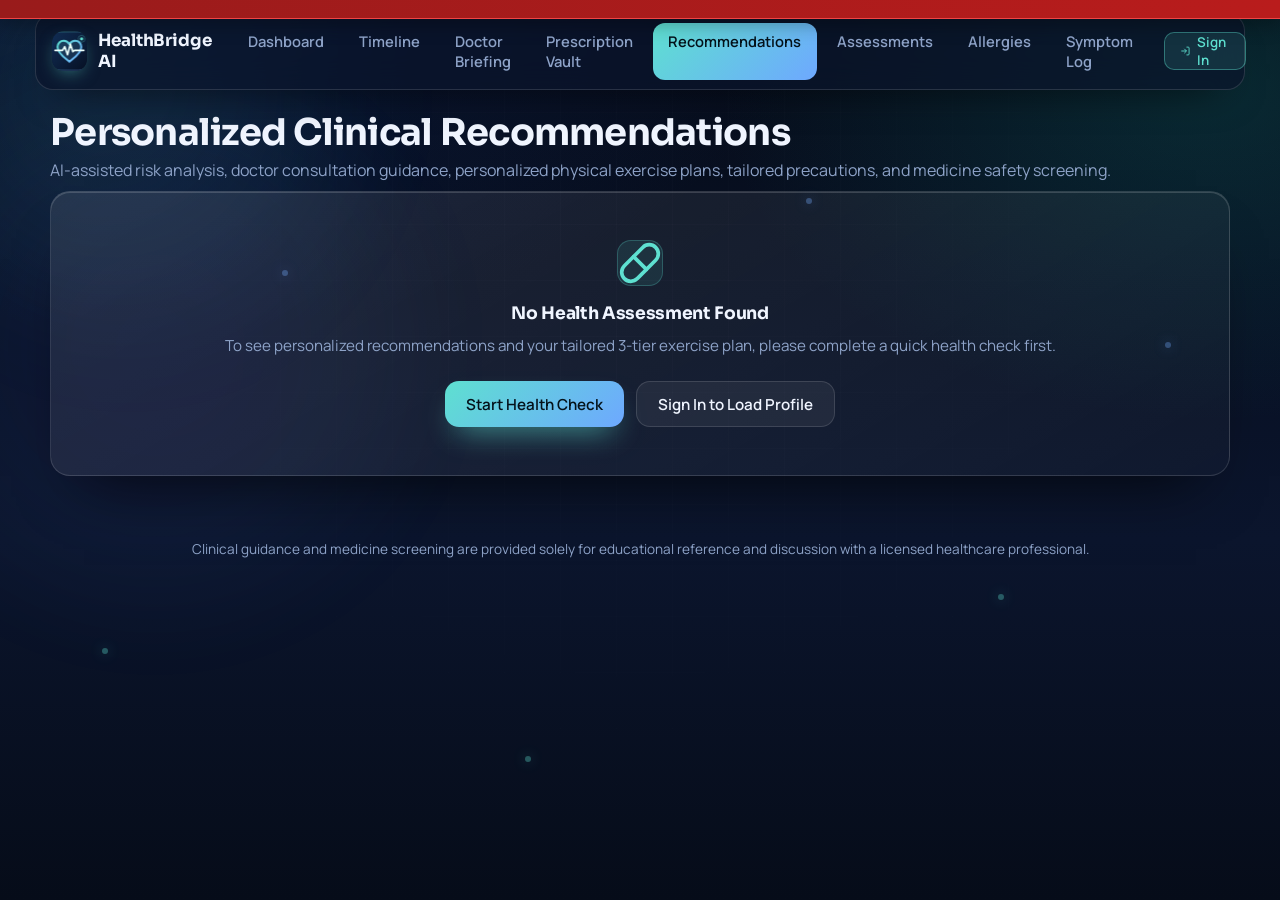
<file: recommendation.html>
<!DOCTYPE html>
<html lang="en">

<head>
  <meta charset="utf-8">
  <meta name="viewport" content="width=device-width, initial-scale=1">
  <title>Clinical Guidance | HealthBridge AI</title>
  <meta name="description" content="Personalized health recommendations, precautions, and care guidance.">
  <meta name="theme-color" content="#060c19">
  <link rel="icon" href="assets/icons/favicon.svg" type="image/svg+xml">
  <link rel="stylesheet" href="style.css">
</head>

<body>
  <a class="skip" href="#main">Skip to content</a>
  <div class="bg" aria-hidden="true"><i></i><i></i><i></i><i></i><i></i><i></i></div>
  <div class="orb-float a" aria-hidden="true"></div>
  <div class="orb-float b" aria-hidden="true"></div>
  <header class="topbar">
    <a class="brand" href="index.html" aria-label="HealthBridge AI home"><b><svg class="ico"
          viewBox="0 0 24 24" fill="none" stroke="currentColor" stroke-width="1.8" stroke-linecap="round"
          stroke-linejoin="round" aria-hidden="true">
          <path d="M3 12h4l3-8 4 16 3-8h4" />
        </svg></b><span>HealthBridge AI</span></a>
    <button class="burger" type="button" aria-expanded="false" aria-controls="menu"
      aria-label="Open menu"><span></span></button>
    <nav id="menu" class="menu" aria-label="Main">
      <a href="index.html">Home</a>
      <a href="timeline.html">Timeline</a>
      <a href="history.html">History</a>
      <a href="prescription.html">Vault</a>
      <a href="allergies.html">Allergies</a>
      <a href="recommendation.html" aria-current="page">Guidance</a>
      <a href="briefing.html">Doctor Briefing</a>
    </nav>
  </header>
  <main id="main" class="container">
    <h1 class="ptitle reveal">Personalized Clinical Recommendations</h1>
    <p class="psub reveal" style="--i:1">AI-assisted risk analysis, doctor consultation guidance, personalized physical exercise plans, tailored precautions, and medicine safety screening.</p>
    <div id="app" aria-live="polite"><noscript>
        <p>This page needs JavaScript to display your results.</p>
      </noscript></div>
  </main>
  <footer class="site">Clinical guidance and medicine screening are provided solely for educational reference and discussion with a licensed healthcare professional.</footer>
  <script src="config.js" defer></script>
  <script src="api.js" defer></script>
  <script src="common.js" defer></script>
  <script src="script.js" defer></script>
  <script src="recommendation.js" defer></script>
</body>

</html>
</file>
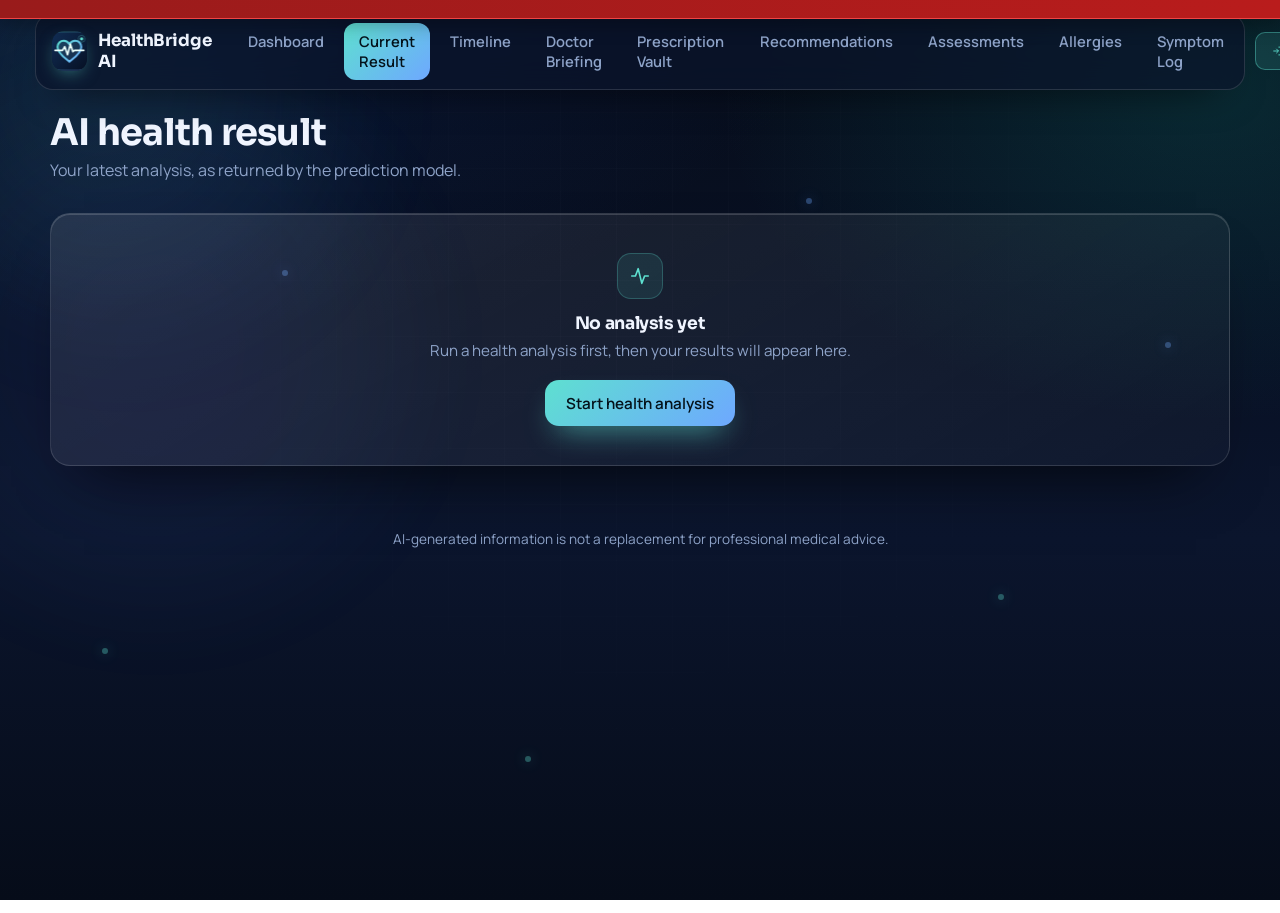
<file: result.html>
<!DOCTYPE html>
<html lang="en">

<head>
  <meta charset="utf-8">
  <meta name="viewport" content="width=device-width, initial-scale=1">
  <title>Assessment Result | HealthBridge AI</title>
  <meta name="description" content="Your AI health analysis and estimated risk stratification result.">
  <meta name="theme-color" content="#060c19">
  <link rel="icon" href="assets/icons/favicon.svg" type="image/svg+xml">
  <link rel="stylesheet" href="style.css">
</head>

<body>
  <a class="skip" href="#main">Skip to content</a>
  <div class="bg" aria-hidden="true"><i></i><i></i><i></i><i></i><i></i><i></i></div>
  <div class="orb-float a" aria-hidden="true"></div>
  <div class="orb-float b" aria-hidden="true"></div>
  <header class="topbar">
    <a class="brand" href="index.html" aria-label="HealthBridge AI home"><b><svg class="ico"
          viewBox="0 0 24 24" fill="none" stroke="currentColor" stroke-width="1.8" stroke-linecap="round"
          stroke-linejoin="round" aria-hidden="true">
          <path d="M3 12h4l3-8 4 16 3-8h4" />
        </svg></b><span>HealthBridge AI</span></a>
    <button class="burger" type="button" aria-expanded="false" aria-controls="menu"
      aria-label="Open menu"><span></span></button>
    <nav id="menu" class="menu" aria-label="Main">
      <a href="index.html">Home</a>
      <a href="timeline.html">Timeline</a>
      <a href="history.html">History</a>
      <a href="prescription.html">Vault</a>
      <a href="allergies.html">Allergies</a>
      <a href="recommendation.html">Guidance</a>
      <a href="briefing.html">Doctor Briefing</a>
    </nav>
  </header>
  <main id="main" class="container">
    <h1 class="ptitle reveal">AI health result</h1>
    <p class="psub reveal" style="--i:1">Your latest analysis, as returned by the prediction model.</p>
    <div id="app" aria-live="polite"><noscript>
        <p>This page needs JavaScript to display your results.</p>
      </noscript></div>
  </main>
  <footer class="site">AI-generated information is not a replacement for professional medical advice.</footer>
  <script src="config.js" defer></script>
  <script src="api.js" defer></script>
  <script src="common.js" defer></script>
  <script src="script.js" defer></script>
  <script src="result.js" defer></script>
</body>

</html>
</file>
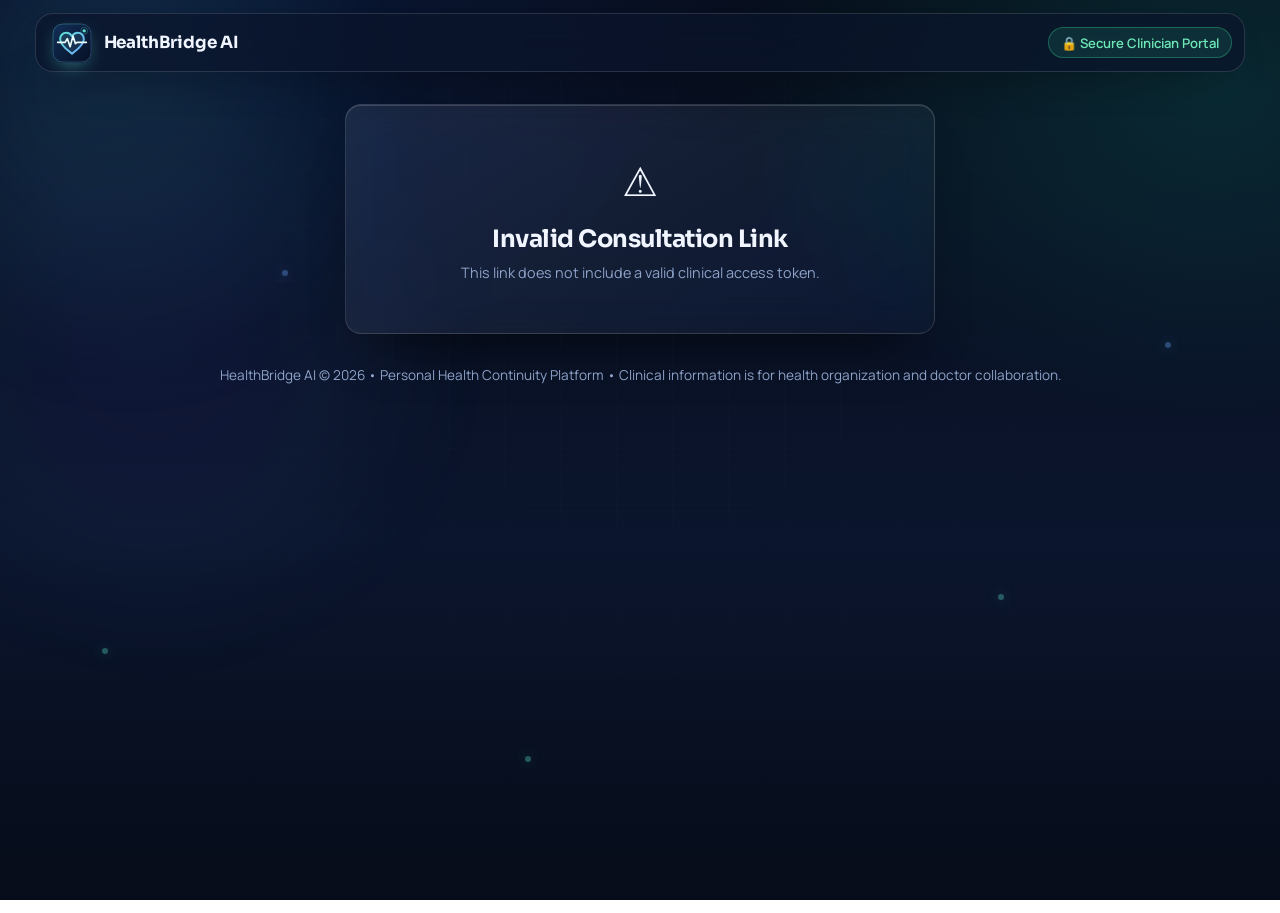
<file: share.html>
<!DOCTYPE html>
<html lang="en">

<head>
  <meta charset="utf-8">
  <meta name="viewport" content="width=device-width, initial-scale=1">
  <title>Clinical Briefing | HealthBridge AI</title>
  <meta name="description" content="Secure clinical consultation briefing shared by patient for physician review.">
  <meta name="theme-color" content="#060c19">
  <link rel="icon" href="assets/icons/favicon.svg" type="image/svg+xml">
  <link rel="stylesheet" href="style.css">
  <style>
    .share-container {
      max-width: 820px;
      margin: 2rem auto;
      padding: 0 1rem;
    }
    .clinician-badge {
      display: inline-flex;
      align-items: center;
      gap: .4rem;
      padding: .35rem .75rem;
      border-radius: var(--radius-pill);
      background: rgba(52, 211, 153, 0.12);
      border: 1px solid rgba(52, 211, 153, 0.35);
      color: #6ee7b7;
      font-size: .82rem;
      font-weight: 600;
    }
  </style>
</head>

<body>
  <div class="bg" aria-hidden="true"><i></i><i></i><i></i><i></i><i></i><i></i></div>
  <div class="orb-float a" aria-hidden="true"></div>
  <div class="orb-float b" aria-hidden="true"></div>

  <header class="topbar">
    <a class="brand" href="#" aria-label="HealthBridge AI home">
      <b>
        <svg class="ico" viewBox="0 0 24 24" fill="none" stroke="currentColor" stroke-width="1.8" stroke-linecap="round" stroke-linejoin="round" aria-hidden="true">
          <path d="M3 12h4l3-8 4 16 3-8h4" />
        </svg>
      </b>
      <span>HealthBridge AI</span>
    </a>
    <div style="margin-left:auto">
      <span class="clinician-badge">🔒 Secure Clinician Portal</span>
    </div>
  </header>

  <main class="share-container">
    <div id="share-state-container">
      <div style="text-align:center;padding:4rem 1rem">
        <p style="color:var(--text-muted)">Validating secure sharing credentials…</p>
      </div>
    </div>
  </main>

  <footer class="site">HealthBridge AI &copy; 2026 &bull; Personal Health Continuity Platform &bull; Clinical information is for health organization and doctor collaboration.</footer>
  <script src="config.js"></script>
  <script src="api.js"></script>
  <script src="share.js"></script>
</body>

</html>
</file>
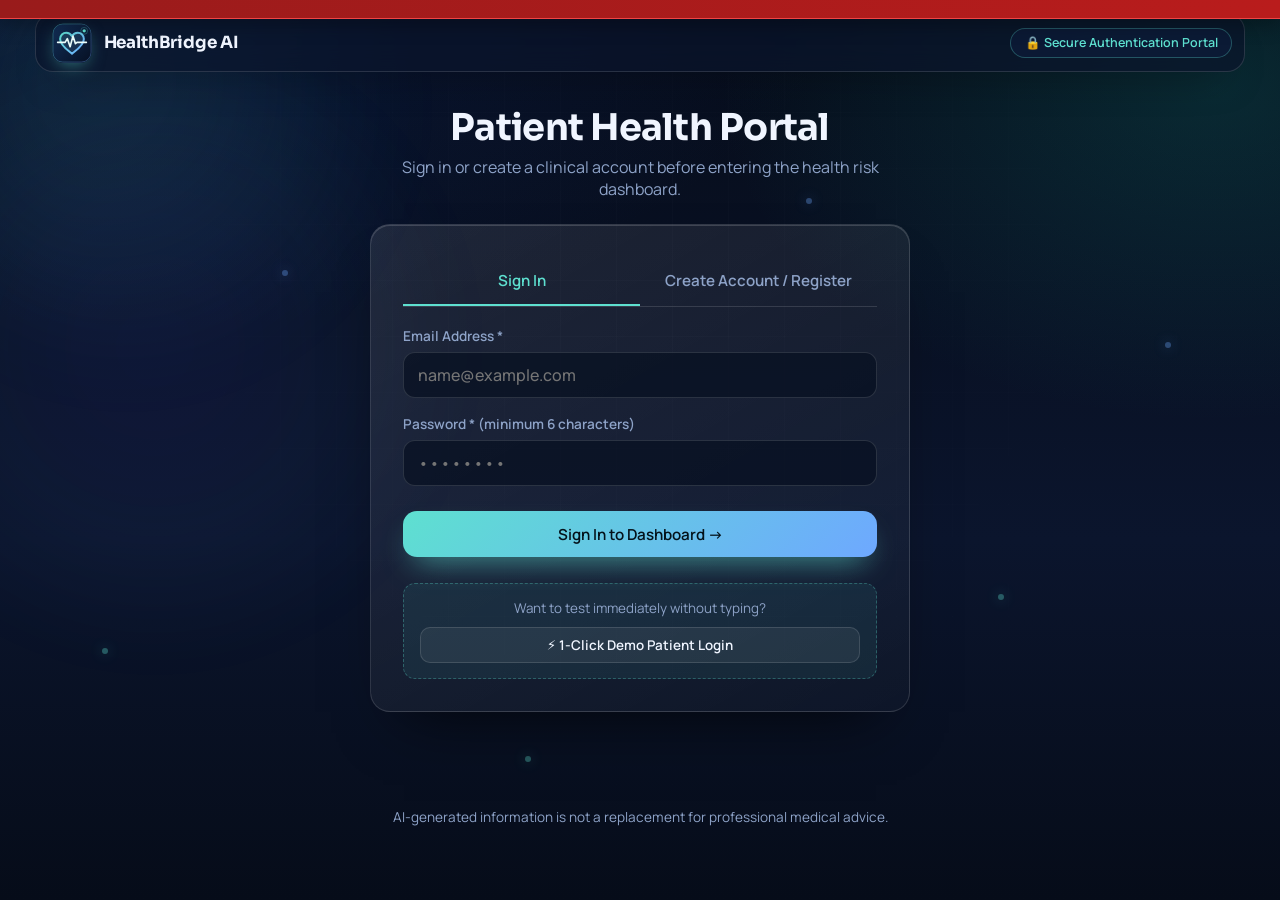
<file: timeline.html>
<!DOCTYPE html>
<html lang="en">

<head>
  <meta charset="utf-8">
  <meta name="viewport" content="width=device-width, initial-scale=1">
  <title>Unified Health Timeline | HealthBridge AI</title>
  <meta name="description" content="Chronological health continuity feed connecting risk assessments, symptoms, prescriptions, and allergies.">
  <meta name="theme-color" content="#060c19">
  <link rel="icon" href="assets/icons/favicon.svg" type="image/svg+xml">
  <link rel="stylesheet" href="style.css">
</head>

<body>
  <a class="skip" href="#main">Skip to content</a>
  <div class="bg" aria-hidden="true"><i></i><i></i><i></i><i></i><i></i><i></i></div>
  <div class="orb-float a" aria-hidden="true"></div>
  <div class="orb-float b" aria-hidden="true"></div>

  <header class="topbar">
    <a class="brand" href="index.html" aria-label="HealthBridge AI home">
      <b>
        <svg class="ico" viewBox="0 0 24 24" fill="none" stroke="currentColor" stroke-width="1.8" stroke-linecap="round" stroke-linejoin="round" aria-hidden="true">
          <path d="M3 12h4l3-8 4 16 3-8h4" />
        </svg>
      </b>
      <span>HealthBridge AI</span>
    </a>
    <button class="burger" type="button" aria-expanded="false" aria-controls="menu" aria-label="Open menu"><span></span></button>
    <nav id="menu" class="menu" aria-label="Main">
      <a href="index.html">Dashboard</a>
      <a href="timeline.html" aria-current="page" class="active">Timeline</a>
      <a href="briefing.html">Doctor Briefing</a>
      <a href="prescription.html">Prescription Vault</a>
      <a href="recommendation.html">Recommendations</a>
      <a href="history.html">Assessments</a>
      <a href="allergies.html">Allergies</a>
      <a href="problems.html">Symptom Log</a>
    </nav>
  </header>

  <main id="main" class="container">
    <div style="display:flex;justify-content:space-between;align-items:flex-end;margin-bottom:1.5rem;flex-wrap:wrap;gap:1rem">
      <div>
        <h1 class="ptitle" style="margin:0 0 .3rem">Unified Health Timeline</h1>
        <p class="psub" style="margin:0">Chronological continuity feed connecting your assessments, symptoms, prescription records, and allergies.</p>
      </div>
      <div style="display:flex;gap:.6rem;flex-wrap:wrap">
        <a href="index.html#analysis" class="btn btn-sm p">+ Run Assessment</a>
        <a href="briefing.html" class="btn btn-sm">📋 Prepare Doctor Briefing</a>
      </div>
    </div>

    <!-- Timeline Category Filter Bar -->
    <div class="timeline-filter-bar" role="tablist" aria-label="Timeline event filters">
      <button class="timeline-filter-btn active" data-filter="ALL" type="button">All Events (<span id="count-all">0</span>)</button>
      <button class="timeline-filter-btn" data-filter="ASSESSMENT" type="button">🩺 Assessments (<span id="count-assessment">0</span>)</button>
      <button class="timeline-filter-btn" data-filter="SYMPTOM" type="button">📝 Symptoms (<span id="count-symptom">0</span>)</button>
      <button class="timeline-filter-btn" data-filter="PRESCRIPTION" type="button">💊 Prescriptions (<span id="count-prescription">0</span>)</button>
      <button class="timeline-filter-btn" data-filter="ALLERGY" type="button">🛡️ Allergies (<span id="count-allergy">0</span>)</button>
      <button class="timeline-filter-btn" data-filter="BRIEFING" type="button">📋 Briefings (<span id="count-briefing">0</span>)</button>
    </div>

    <!-- Timeline Event Stream -->
    <div id="timeline-container">
      <div style="text-align:center;padding:3rem 1rem">
        <p style="color:var(--text-muted)">Loading your chronological health timeline...</p>
      </div>
    </div>
  </main>

  <footer class="site">HealthBridge AI &copy; 2026 &bull; Personal Health Continuity Platform &bull; Clinical information is for health organization and doctor collaboration.</footer>
  <script src="config.js" defer></script>
  <script src="api.js" defer></script>
  <script src="common.js" defer></script>
  <script src="timeline.js" defer></script>
</body>

</html>
</file>
<file: style.css>
@import url('https://fonts.googleapis.com/css2?family=Manrope:wght@400;500;600;700&family=Sora:wght@500;600;700&display=swap');

:root {
  /* ============================================================
     DESIGN SYSTEM TOKENS: AI HEALTH RISK PREDICTION SYSTEM
     ============================================================ */
  /* Surfaces & Backgrounds */
  --bg-deep: #050b17;
  --bg-base: #060c19;
  --bg-surface: #0b152d;
  --bg-surface-elevated: #101e40;
  --bg-glass: rgba(11, 22, 48, 0.72);
  --bg-glass-hover: rgba(16, 32, 68, 0.82);
  --bg-card: rgba(13, 24, 52, 0.65);
  --bg-input: rgba(7, 14, 30, 0.78);

  /* Brand Palette (Medical Teal & Clinical Blue) */
  --primary: #5ee0d0;
  --primary-hover: #45d4c3;
  --primary-glow: rgba(94, 224, 208, 0.28);
  --primary-muted: rgba(94, 224, 208, 0.12);
  --secondary: #6ea8ff;
  --secondary-glow: rgba(110, 168, 255, 0.25);
  --secondary-muted: rgba(110, 168, 255, 0.12);
  --accent-cyan: #38bdf8;

  /* High-Contrast Accessible Text */
  --text-main: #f0f5ff;
  --text-secondary: #c0d1ed;
  --text-muted: #8ea3c8;
  --text-faint: #5d7195;
  --text-inverse: #031218;

  /* Semantic Clinical Risk Tokens (Always accompanied by icon + text label) */
  --risk-low: #34d399;
  --risk-low-bg: rgba(52, 211, 153, 0.14);
  --risk-low-border: rgba(52, 211, 153, 0.4);

  --risk-mod: #fbbf24;
  --risk-mod-bg: rgba(251, 191, 36, 0.14);
  --risk-mod-border: rgba(251, 191, 36, 0.4);

  --risk-high: #fb923c;
  --risk-high-bg: rgba(251, 146, 60, 0.15);
  --risk-high-border: rgba(251, 146, 60, 0.45);

  --risk-crit: #f87171;
  --risk-crit-bg: rgba(248, 113, 113, 0.16);
  --risk-crit-border: rgba(248, 113, 113, 0.48);

  --risk-info: #60a5fa;
  --risk-info-bg: rgba(96, 165, 250, 0.14);
  --risk-info-border: rgba(96, 165, 250, 0.4);

  /* Borders & Shadows */
  --border-subtle: rgba(255, 255, 255, 0.08);
  --border-card: rgba(255, 255, 255, 0.13);
  --border-glow: rgba(94, 224, 208, 0.35);
  --shadow-sm: 0 4px 14px rgba(0, 0, 0, 0.35);
  --shadow-md: 0 16px 36px -12px rgba(0, 0, 0, 0.7);
  --shadow-lg: 0 24px 60px -20px rgba(0, 0, 0, 0.85);

  /* Geometry & Radii */
  --radius-xs: 6px;
  --radius-sm: 10px;
  --radius-md: 14px;
  --radius-lg: 20px;
  --radius-pill: 9999px;

  /* Motion & Transitions */
  --ease: cubic-bezier(0.2, 0.7, 0.2, 1);
  --trans-fast: 0.15s var(--ease);
  --trans-normal: 0.25s var(--ease);

  /* Backward Compatibility Aliases */
  --ink: var(--bg-base);
  --ink2: var(--bg-surface);
  --text: var(--text-main);
  --mute: var(--text-muted);
  --aqua: var(--primary);
  --blue: var(--secondary);
  --edge: var(--border-card);
  --low: var(--risk-low);
  --mod: var(--risk-mod);
  --high: var(--risk-high);
  --crit: var(--risk-crit);
  --info: var(--risk-info);
  --r: var(--radius-lg);
}
h1,h2,h3,h4{font-family:'Sora',sans-serif;letter-spacing:-.02em;color:var(--text);}
p,li,span,label{color:inherit;}
/* ambient background */
.bg{position:fixed;inset:0;pointer-events:none;z-index:0;overflow:hidden;}
.bg:before{content:"";position:absolute;inset:0;opacity:.5;
  background-image:linear-gradient(rgba(255,255,255,.035) 1px,transparent 1px),linear-gradient(90deg,rgba(255,255,255,.035) 1px,transparent 1px);
  background-size:56px 56px;mask-image:radial-gradient(ellipse at 50% 30%,#000,transparent 75%);}
.bg i{position:absolute;width:6px;height:6px;border-radius:50%;background:var(--aqua);opacity:.35;
  box-shadow:0 0 14px var(--aqua);animation:drift 18s ease-in-out infinite;}
.bg i:nth-child(1){left:8%;top:72%;animation-delay:-2s}.bg i:nth-child(2){left:22%;top:30%;animation-delay:-7s;background:var(--blue);box-shadow:0 0 14px var(--blue)}
.bg i:nth-child(3){left:41%;top:84%;animation-delay:-11s}.bg i:nth-child(4){left:63%;top:22%;animation-delay:-4s;background:var(--blue);box-shadow:0 0 14px var(--blue)}
.bg i:nth-child(5){left:78%;top:66%;animation-delay:-9s}.bg i:nth-child(6){left:91%;top:38%;animation-delay:-14s;background:var(--blue);box-shadow:0 0 14px var(--blue)}
@keyframes drift{0%,100%{transform:translate3d(0,0,0)}50%{transform:translate3d(18px,-46px,0)}}
/* glass + 3D */
.glass{position:relative;border-radius:var(--r);padding:1.4rem 1.5rem;border:1px solid var(--edge);
  background:linear-gradient(150deg,rgba(255,255,255,.09),rgba(255,255,255,.025));
  backdrop-filter:blur(18px) saturate(140%);-webkit-backdrop-filter:blur(18px) saturate(140%);
  box-shadow:0 34px 60px -34px rgba(0,0,0,.75),inset 0 1px 0 rgba(255,255,255,.16);}
.tilt{transform-style:preserve-3d;transition:transform .18s var(--ease),box-shadow .25s var(--ease);will-change:transform;}
.tilt:hover{box-shadow:0 44px 70px -30px rgba(0,0,0,.8),0 0 0 1px rgba(94,224,208,.25),inset 0 1px 0 rgba(255,255,255,.2);}
.tilt:after{content:"";position:absolute;inset:0;border-radius:inherit;pointer-events:none;opacity:0;transition:opacity .25s;
  background:radial-gradient(300px circle at var(--mx,50%) var(--my,50%),rgba(94,224,208,.14),transparent 60%);}
.tilt:hover:after{opacity:1}
.grid{display:grid;gap:1rem;grid-template-columns:repeat(auto-fit,minmax(230px,1fr));margin:1rem 0;}
.grid2{display:grid;gap:1rem;grid-template-columns:1.1fr 1fr;margin:1rem 0;}
@media(max-width:820px){.grid2{grid-template-columns:1fr}}
.ico{width:22px;height:22px;flex:none}
.chip-ico{display:inline-grid;place-items:center;width:44px;height:44px;border-radius:14px;color:var(--aqua);
  background:rgba(94,224,208,.1);border:1px solid rgba(94,224,208,.25);margin-bottom:.7rem;}
.glass h3{margin:.1rem 0 .35rem;font-size:1.08rem}
.glass p{color:var(--mute);margin:0;line-height:1.55;font-size:.95rem}
/* single orchestrated entrance, staggered */
.rise{animation:rise .6s var(--ease) both;animation-delay:calc(var(--i,0)*70ms);}
@keyframes rise{from{opacity:0;transform:translateY(16px)}to{opacity:1;transform:none}}
/* brand + nav */
.brand{display:flex;align-items:center;gap:.7rem;font-family:'Sora';font-weight:600;font-size:1.05rem;padding:.2rem 0 .6rem}
.brand b{display:grid;place-items:center;width:36px;height:36px;border-radius:11px;color:#04121a;
  background:linear-gradient(135deg,var(--aqua),var(--blue));box-shadow:0 8px 22px -6px rgba(94,224,208,.6)}
.cta{display:inline-flex;align-items:center;gap:.5rem;padding:.85rem 1.4rem;border-radius:14px;font-weight:700;text-decoration:none!important;
  transition:transform .15s var(--ease),box-shadow .2s;}
.cta:hover{transform:translateY(-2px)}.cta:active{transform:scale(.98)}
.cta.p{color:#04121a!important;background:linear-gradient(135deg,var(--aqua),var(--blue));box-shadow:0 16px 34px -14px rgba(94,224,208,.8)}
.cta.s{color:var(--text)!important;border:1px solid var(--edge);background:rgba(255,255,255,.06)}
/* hero */
.hero{display:grid;grid-template-columns:1.15fr .85fr;gap:2rem;align-items:center;padding:2.2rem 0 1rem;}
.hero h1{font-size:clamp(2rem,5vw,3.6rem);line-height:1.04;margin:0 0 1rem}
#hero-title {
  background: linear-gradient(135deg, var(--aqua), var(--blue));
  -webkit-background-clip: text;
  background-clip: text;
  -webkit-text-fill-color: transparent;
  color: transparent;
  filter: drop-shadow(0 0 15px rgba(94, 224, 208, 0.4));
  font-weight: 800;
  letter-spacing: 0.05em;
}
.hero p{color:var(--mute);font-size:1.05rem;line-height:1.65;max-width:52ch;margin:0 0 1.6rem}
.hero .row{display:flex;gap:.8rem;flex-wrap:wrap}
@media(max-width:860px){.hero{grid-template-columns:1fr;text-align:left}.orb-wrap{order:-1;height:250px!important}}
.orb-wrap{height:380px;perspective:900px;display:grid;place-items:center}
.orb{position:relative;width:260px;height:260px;transform-style:preserve-3d;animation:spin 26s linear infinite;}
.orb .rg{position:absolute;inset:0;border-radius:50%;border:1.5px solid rgba(94,224,208,.45);box-shadow:0 0 30px rgba(94,224,208,.15),inset 0 0 30px rgba(94,224,208,.08)}
.orb .rg:nth-child(2){transform:rotateY(60deg);border-color:rgba(110,168,255,.5)}
.orb .rg:nth-child(3){transform:rotateY(120deg);border-color:rgba(255,255,255,.25)}
.orb .rg:nth-child(4){transform:rotateX(90deg);border-color:rgba(94,224,208,.3)}
@keyframes spin{to{transform:rotateX(-12deg) rotateY(360deg)}}
.core{position:absolute;width:150px;height:150px;border-radius:50%;display:grid;place-items:center;
  background:radial-gradient(circle at 35% 30%,rgba(255,255,255,.25),rgba(94,224,208,.18) 45%,rgba(14,40,90,.55));
  border:1px solid var(--edge);box-shadow:0 0 70px rgba(94,224,208,.35);animation:beat 3.2s ease-in-out infinite}
@keyframes beat{0%,100%{transform:scale(1)}50%{transform:scale(1.05)}}
.core svg{width:96px;fill:none;stroke:var(--aqua);stroke-width:3;stroke-linecap:round;stroke-linejoin:round;
  stroke-dasharray:180;animation:ecg 3.2s linear infinite}
@keyframes ecg{from{stroke-dashoffset:180}to{stroke-dashoffset:-180}}
/* page title */
.ptitle{margin:1.2rem 0 .2rem;font-size:clamp(1.6rem,3.4vw,2.3rem)}
.psub{color:var(--mute);margin:0 0 .6rem}
/* result */
.risk-low{--risk:var(--low)}.risk-mod{--risk:var(--mod)}.risk-high{--risk:var(--high)}.risk-crit{--risk:var(--crit)}.risk-info{--risk:var(--info)}
.ringbox{display:flex;align-items:center;gap:1.6rem;flex-wrap:wrap}
.ring-wrap{position:relative;width:170px;height:170px;flex:none}
.ring{width:100%;height:100%;transform:rotate(-90deg)}
.ring circle{fill:none;stroke-width:9;stroke-linecap:round}
.ring .trk{stroke:rgba(255,255,255,.09)}
.ring .val{stroke:var(--risk);stroke-dasharray:339.3;stroke-dashoffset:var(--off);animation:fill 1.1s var(--ease) both;filter:drop-shadow(0 0 8px var(--risk))}
@keyframes fill{from{stroke-dashoffset:339.3}}
.ring-c{position:absolute;inset:0;display:grid;place-content:center;text-align:center}
.ring-c b{font-family:'Sora';font-size:2.1rem;line-height:1}.ring-c small{color:var(--mute);font-size:.72rem;margin-top:.3rem}
.level{font-family:'Sora';font-weight:700;font-size:clamp(1.6rem,3.4vw,2.2rem);color:var(--risk);margin:.2rem 0 .3rem}
.pill{display:inline-flex;align-items:center;gap:.4rem;padding:.25rem .7rem;border-radius:999px;font-size:.78rem;font-weight:600;
  color:var(--risk);border:1px solid color-mix(in srgb,var(--risk) 45%,transparent);background:color-mix(in srgb,var(--risk) 12%,transparent)}
.pill:before{content:"";width:7px;height:7px;border-radius:50%;background:var(--risk);box-shadow:0 0 8px var(--risk)}
.bar{margin:.7rem 0}.bar div.t{display:flex;justify-content:space-between;font-size:.9rem;margin-bottom:.3rem}
.bar .tr{height:8px;border-radius:99px;background:rgba(255,255,255,.08);overflow:hidden}
.bar .fl{height:100%;border-radius:99px;transform-origin:left;animation:grow .9s var(--ease) both;background:linear-gradient(90deg,var(--aqua),var(--blue))}
.bar .fl.top{background:var(--risk)}
@keyframes grow{from{transform:scaleX(0)}}
.metric .v{font-family:'Sora';font-size:1.6rem;font-weight:600;margin:.1rem 0 .5rem}
.metric .v small{font-size:.8rem;color:var(--mute);font-weight:500;margin-left:.25rem}
.metric .k{color:var(--mute);font-size:.85rem}
.flag{--risk:var(--high)}.ok{--risk:var(--low)}.neu{--risk:var(--info)}
/* recommendation cards */
details.rec{padding:0}
details.rec>summary{list-style:none;cursor:pointer;display:flex;align-items:center;gap:.9rem;padding:1.15rem 1.4rem;user-select:none}
details.rec>summary::-webkit-details-marker{display:none}
details.rec>summary h3{margin:0;flex:1}
details.rec>summary:after{content:"";width:9px;height:9px;border-right:2px solid var(--mute);border-bottom:2px solid var(--mute);transform:rotate(45deg);transition:transform .25s}
details.rec[open]>summary:after{transform:rotate(-135deg)}
details.rec .body{padding:0 1.4rem 1.3rem;animation:rise .35s var(--ease) both}
details.rec ul{list-style:none;margin:0;padding:0;display:grid;gap:.6rem}
details.rec li{display:flex;gap:.7rem;line-height:1.5;color:var(--text);font-size:.96rem}
details.rec li .ico{width:18px;height:18px;margin-top:.15rem;color:var(--aqua)}
details.rec.no li .ico{color:var(--high)}
.warn{border-color:color-mix(in srgb,var(--crit) 55%,transparent)!important;background:linear-gradient(150deg,color-mix(in srgb,var(--crit) 16%,transparent),rgba(255,255,255,.02))}
.warn .chip-ico{color:var(--crit);background:rgba(255,93,120,.12);border-color:rgba(255,93,120,.35)}
/* prescription sheet */
.rx{border-radius:var(--r);padding:1.6rem 1.7rem}
.rx h4{margin:1.3rem 0 .5rem;font-size:1rem;color:var(--aqua)}
.rx hr{border:0;border-top:1px dashed var(--edge);margin:1.1rem 0}
.kv{display:grid;grid-template-columns:repeat(auto-fit,minmax(150px,1fr));gap:.8rem}
.kv div{font-size:.8rem;color:var(--mute)}.kv b{display:block;color:var(--text);font-size:1rem;margin-top:.1rem}
.disc{display:grid;grid-template-columns:1fr 1fr;gap:1rem}
@media(max-width:700px){.disc{grid-template-columns:1fr}}
.disc .glass{padding:1.1rem 1.2rem}
.empty{color:var(--mute);font-style:italic}
/* a11y */
button:focus-visible,a:focus-visible,summary:focus-visible{outline:2px solid var(--aqua);outline-offset:3px}
@media(prefers-reduced-motion:reduce){*{animation:none!important;transition:none!important}}

/* ================= site layout (standalone pages) ================= */
html{scroll-behavior:smooth;-webkit-text-size-adjust:100%}
html,body{font-family:'Manrope',system-ui,sans-serif;color:var(--text)}
body{margin:0;min-height:100vh;overflow-x:hidden;background:
  radial-gradient(1200px 700px at 12% -10%,#12307a55,transparent 60%),
  radial-gradient(900px 600px at 95% 10%,#0f766e44,transparent 55%),
  linear-gradient(180deg,var(--ink),var(--ink2) 60%,var(--ink));background-attachment:fixed}
body.leaving{opacity:0;transition:opacity .14s ease}
.container{position:relative;z-index:1;max-width:1180px;margin:0 auto;padding:0 1.4rem 4rem;animation:pagein .5s var(--ease) both}
@keyframes pagein{from{opacity:0;transform:translateY(10px)}to{opacity:1;transform:none}}
.sr{position:absolute;width:1px;height:1px;overflow:hidden;clip:rect(0 0 0 0);white-space:nowrap}
.skip{position:absolute;left:-999px;top:.5rem;z-index:50;background:var(--aqua);color:#04121a;padding:.5rem .9rem;border-radius:10px;font-weight:700}
.skip:focus{left:.8rem}
.orb-float{position:fixed;border-radius:50%;filter:blur(70px);opacity:.35;pointer-events:none;z-index:0;animation:drift 22s ease-in-out infinite}
.orb-float.a{width:340px;height:340px;background:#2a5bd7;left:-80px;top:35%}
.orb-float.b{width:300px;height:300px;background:#0f9d8f;right:-60px;top:8%;animation-delay:-9s}
/* top bar */
.topbar{position:sticky;top:.8rem;z-index:20;display:flex;align-items:center;justify-content:space-between;gap:1rem;
  max-width:1180px;width:calc(100% - 2.8rem);margin:.8rem auto 0;padding:.55rem .7rem .55rem 1rem;border-radius:18px;
  border:1px solid var(--edge);background:rgba(10,20,44,.7);backdrop-filter:blur(16px);-webkit-backdrop-filter:blur(16px);
  box-shadow:0 20px 40px -24px rgba(0,0,0,.7)}
.brand{padding:0;color:var(--text);text-decoration:none}
.menu{display:flex;gap:.3rem}
.menu a{padding:.55rem .95rem;border-radius:12px;color:var(--mute);text-decoration:none;font-weight:600;font-size:.92rem;transition:color .2s,background .2s}
.menu a:hover{color:var(--text);background:rgba(255,255,255,.07)}
.menu a[aria-current="page"]{color:#04121a;background:linear-gradient(135deg,var(--aqua),var(--blue))}
.burger{display:none;width:44px;height:44px;border-radius:12px;border:1px solid var(--edge);background:rgba(255,255,255,.06);cursor:pointer;place-items:center}
.burger span,.burger span:before,.burger span:after{content:"";display:block;width:18px;height:2px;background:var(--text);border-radius:2px;position:relative;transition:transform .2s,opacity .2s}
.burger span:before{position:absolute;top:-6px}.burger span:after{position:absolute;top:6px}
.burger[aria-expanded="true"] span{background:transparent}
.burger[aria-expanded="true"] span:before{top:0;transform:rotate(45deg)}.burger[aria-expanded="true"] span:after{top:0;transform:rotate(-45deg)}
@media(max-width:760px){
  .burger{display:grid}
  .menu{display:none;position:absolute;top:calc(100% + .5rem);left:0;right:0;flex-direction:column;padding:.6rem;border-radius:18px;
    border:1px solid var(--edge);background:rgba(10,20,44,.96);backdrop-filter:blur(16px)}
  .menu.open{display:flex}.menu a{padding:.9rem 1rem}
}
/* buttons */
.btn{display:inline-flex;align-items:center;justify-content:center;gap:.5rem;font:600 .95rem 'Manrope',system-ui,sans-serif;min-height:46px;padding:0 1.3rem;
  border-radius:14px;cursor:pointer;color:var(--text);text-decoration:none;border:1px solid var(--edge);background:rgba(255,255,255,.06);
  transition:transform .15s var(--ease),box-shadow .2s,border-color .2s}
.btn:hover:not(:disabled){transform:translateY(-2px);border-color:rgba(94,224,208,.5);box-shadow:0 12px 26px -12px rgba(94,224,208,.55)}
.btn:active{transform:translateY(1px) scale(.985)}
.btn:disabled{opacity:.5;cursor:wait}
.btn.p{color:#04121a;border:0;background:linear-gradient(135deg,var(--aqua),var(--blue));box-shadow:0 14px 30px -12px rgba(94,224,208,.7)}
.pager{display:flex;justify-content:space-between;gap:1rem;margin:2rem 0 0;flex-wrap:wrap}
.pager .btn{min-width:160px}
.actions{display:flex;gap:.8rem;margin-top:1rem;flex-wrap:wrap}
/* form */
.fields{display:grid;gap:1rem;grid-template-columns:repeat(auto-fit,minmax(200px,1fr));margin:1rem 0 1.4rem}
.fields label{display:grid;gap:.35rem;font-size:.85rem;color:var(--mute);font-weight:600}
.fields input,.fields select{font:500 1rem 'Manrope',system-ui,sans-serif;color:var(--text);min-height:46px;padding:0 .9rem;border-radius:12px;
  border:1px solid var(--edge);background:rgba(8,16,34,.7);width:100%;box-sizing:border-box}
.fields input:focus,.fields select:focus{outline:2px solid var(--aqua);outline-offset:1px}
.fields option{background:#0b1630}
.err{color:#ff9aa9;margin:.8rem 0 0;min-height:1.2em}
.hint{font-size:.82rem;color:var(--mute);margin-top:.8rem}
.empty-card{text-align:center;padding:2.4rem 1.4rem;margin-top:2rem}
.empty-card .btn{margin-top:1.1rem}
footer.site{position:relative;z-index:1;text-align:center;color:var(--mute);font-size:.85rem;padding:0 1.4rem 2rem}
.cat-meta{display:flex;gap:.6rem;align-items:center}
.muted-card{opacity:.7}
html.js .reveal{opacity:0;transform:translateY(18px)}
html.js .reveal.in{opacity:1;transform:none;transition:opacity .6s var(--ease),transform .6s var(--ease);transition-delay:calc(var(--i,0)*70ms)}
.rise{animation:none}
@media(max-width:560px){.glass{padding:1.1rem 1.1rem}.ring-wrap{width:140px;height:140px}.container{padding:0 1rem 3rem}.topbar{width:calc(100% - 2rem)}}
@media print{
  .bg,.orb-float,.topbar,.noprint,footer.site{display:none!important}
  body{background:#fff!important}
  .glass,.rx{background:#fff!important;box-shadow:none!important;border:1px solid #bbb!important;backdrop-filter:none}
  html.js .reveal{opacity:1!important;transform:none!important}
}

/* ============================================================
   AUTH, RECENT PROBLEMS, HISTORY, VAULT & ALLERGY ADDITIONS
   ============================================================ */

/* Topbar Auth Badge & Navigation */
.auth-nav{display:flex;align-items:center;gap:.6rem;margin-left:auto}
.user-badge{display:inline-flex;align-items:center;gap:.5rem;padding:.4rem .85rem;border-radius:12px;
  background:rgba(255,255,255,.07);border:1px solid var(--edge);font-size:.85rem;font-weight:600;color:var(--text)}
.user-badge svg{width:16px;height:16px;color:var(--aqua)}
.btn-sm{min-height:36px;padding:0 .9rem;font-size:.84rem;border-radius:10px}
.btn-danger{color:#ff9aa9!important;border-color:rgba(255,93,120,.35)!important;background:rgba(255,93,120,.1)!important}
.btn-danger:hover{border-color:var(--crit)!important;box-shadow:0 8px 20px -8px rgba(255,93,120,.6)!important}

/* Auth Modal */
.modal-overlay{position:fixed;inset:0;background:rgba(4,10,22,.85);backdrop-filter:blur(12px);-webkit-backdrop-filter:blur(12px);
  z-index:9999;display:grid;place-items:center;padding:1.4rem;animation:fadein .2s var(--ease) both}
.modal-card{width:100%;max-width:440px;border-radius:var(--r);position:relative;animation:modalpop .3s var(--ease) both}
@keyframes fadein{from{opacity:0}to{opacity:1}}
@keyframes modalpop{from{opacity:0;transform:scale(.95) translateY(12px)}to{opacity:1;transform:none}}
.modal-close{position:absolute;top:1.1rem;right:1.1rem;width:34px;height:34px;border-radius:10px;
  background:rgba(255,255,255,.07);border:1px solid var(--edge);color:var(--mute);cursor:pointer;display:grid;place-items:center}
.modal-close:hover{color:var(--text);border-color:rgba(255,255,255,.3)}
.auth-tabs{display:flex;border-bottom:1px solid var(--edge);margin:1rem 0 1.3rem}
.auth-tab{flex:1;background:transparent;border:0;padding:.8rem;color:var(--mute);font:600 .95rem 'Manrope',sans-serif;
  cursor:pointer;border-bottom:2px solid transparent;transition:all .2s}
.auth-tab.active{color:var(--aqua);border-bottom-color:var(--aqua)}
.quick-demo-box{margin-top:1.2rem;padding:.9rem 1rem;border-radius:12px;background:rgba(94,224,208,.08);
  border:1px dashed rgba(94,224,208,.3);text-align:center}
.quick-demo-box p{font-size:.82rem;color:var(--mute);margin-bottom:.6rem}

/* Notifications Toast */
.toast-container{position:fixed;bottom:1.5rem;right:1.5rem;z-index:99999;display:flex;flex-direction:column;gap:.6rem;max-width:380px}
.toast{display:flex;align-items:center;gap:.75rem;padding:.9rem 1.2rem;border-radius:14px;
  font-size:.9rem;font-weight:500;box-shadow:0 20px 40px -10px rgba(0,0,0,.8);animation:toastin .3s var(--ease) both}
.toast.success{background:rgba(10,34,30,.95);border:1px solid var(--low);color:#d0fce7}
.toast.error{background:rgba(38,12,20,.95);border:1px solid var(--crit);color:#ffe4e8}
.toast.info{background:rgba(12,25,50,.95);border:1px solid var(--blue);color:#e2ecff}
@keyframes toastin{from{opacity:0;transform:translateY(20px)}to{opacity:1;transform:none}}

/* Forms & Natural Language Cards */
.nl-textarea{width:100%;min-height:110px;padding:.9rem 1rem;border-radius:14px;border:1px solid var(--edge);
  background:rgba(8,16,34,.7);color:var(--text);font:500 .98rem 'Manrope',sans-serif;line-height:1.55;
  box-sizing:border-box;resize:vertical;transition:border-color .2s}
.nl-textarea:focus{outline:2px solid var(--aqua);outline-offset:1px}
.form-row{display:grid;grid-template-columns:repeat(auto-fit,minmax(180px,1fr));gap:1rem;margin:1rem 0}
.form-state-box{padding:.9rem 1.1rem;border-radius:12px;margin:1rem 0;display:flex;align-items:center;gap:.7rem;font-size:.92rem}
.form-state-box.success{background:rgba(95,227,176,.12);border:1px solid var(--low);color:#c7f9e5}
.form-state-box.error{background:rgba(255,93,120,.12);border:1px solid var(--crit);color:#ffccd5}
.form-state-box.info{background:rgba(110,168,255,.12);border:1px solid var(--blue);color:#d9e7ff}

/* Lists, Cards, Vault & Repeaters */
.card-header{display:flex;justify-content:space-between;align-items:flex-start;gap:1rem;margin-bottom:.8rem;flex-wrap:wrap}
.card-badge{display:inline-flex;align-items:center;gap:.35rem;padding:.2rem .65rem;border-radius:99px;font-size:.76rem;font-weight:700}
.badge-cat{background:rgba(110,168,255,.15);border:1px solid rgba(110,168,255,.3);color:var(--blue)}
.badge-sev{background:rgba(245,194,107,.15);border:1px solid rgba(245,194,107,.35);color:var(--mod)}
.badge-sev.Severe,.badge-sev.Critical{background:rgba(255,93,120,.18);border-color:rgba(255,93,120,.4);color:var(--crit)}
.badge-sev.Mild{background:rgba(95,227,176,.15);border-color:rgba(95,227,176,.3);color:var(--low)}

/* File Dropzone & Upload */
.dropzone{border:2px dashed var(--edge);border-radius:16px;padding:2rem 1.4rem;text-align:center;
  cursor:pointer;transition:border-color .2s,background .2s;background:rgba(8,16,34,.4);position:relative}
.dropzone:hover,.dropzone.dragover{border-color:var(--aqua);background:rgba(94,224,208,.05)}
.dropzone input[type="file"]{position:absolute;inset:0;opacity:0;cursor:pointer}
.file-preview{display:flex;align-items:center;justify-content:space-between;gap:1rem;padding:.7rem 1rem;
  border-radius:12px;background:rgba(255,255,255,.06);border:1px solid var(--edge);margin-top:.8rem}

/* Dynamic Medicine Repeater */
.med-table{width:100%;border-collapse:separate;border-spacing:0 .5rem}
.med-row{display:grid;grid-template-columns:1.8fr 1.1fr 1.1fr 1.1fr auto;gap:.6rem;align-items:center;
  padding:.7rem .8rem;border-radius:12px;background:rgba(255,255,255,.04);border:1px solid var(--edge);margin-bottom:.6rem}
@media(max-width:760px){.med-row{grid-template-columns:1fr 1fr;gap:.5rem}.med-row .del-col{grid-column:span 2}}
.med-row input{min-height:40px;padding:0 .7rem;font-size:.88rem;border-radius:10px;border:1px solid var(--edge);
  background:rgba(8,16,34,.7);color:var(--text);width:100%;box-sizing:border-box}

/* Item history card styles */
.history-item{margin-bottom:1.1rem;position:relative}
.history-meta{display:flex;align-items:center;gap:1rem;color:var(--mute);font-size:.85rem;margin-bottom:.5rem;flex-wrap:wrap}
.history-title{font-size:1.15rem;font-weight:700;margin:0 0 .5rem;color:var(--text)}
.history-actions{display:flex;gap:.6rem;margin-top:1rem;justify-content:flex-end}
.pill-list{display:flex;flex-wrap:wrap;gap:.4rem;margin:.6rem 0}
.pill-chip{font-size:.8rem;padding:.2rem .6rem;border-radius:8px;background:rgba(255,255,255,.06);border:1px solid var(--edge);color:var(--text)}

/* ============================================================
   RECOMMENDATION ENGINE & MEDICINE SAFETY LAYER STYLES
   ============================================================ */

.rec-page-wrap{display:flex;flex-direction:column;gap:1.6rem;margin-top:1rem}

/* Emergency Safety Banner */
.emergency-banner{
  background:radial-gradient(ellipse at top left,rgba(255,93,120,.25),rgba(30,8,16,.92));
  border:2px solid var(--crit);
  border-radius:var(--r);
  padding:1.4rem 1.6rem;
  box-shadow:0 0 35px -5px rgba(255,93,120,.45);
  animation:emer-pulse 2.2s infinite ease-in-out;
  position:relative;
  overflow:hidden;
}
@keyframes emer-pulse{
  0%,100%{box-shadow:0 0 25px -5px rgba(255,93,120,.35);border-color:rgba(255,93,120,.8)}
  50%{box-shadow:0 0 45px 5px rgba(255,93,120,.65);border-color:rgba(255,140,160,1)}
}
.emergency-head{display:flex;align-items:center;gap:.9rem;margin-bottom:.6rem}
.emergency-badge{
  background:var(--crit);color:#fff;font-size:.78rem;font-weight:800;
  text-transform:uppercase;letter-spacing:.08em;padding:.25rem .75rem;border-radius:99px;
  display:inline-flex;align-items:center;gap:.4rem
}
.emergency-text{font-size:1.02rem;line-height:1.6;color:#ffe6ea;margin:.4rem 0 0;font-weight:500}

/* Patient Context Chips Bar */
.context-bar{
  display:flex;flex-wrap:wrap;align-items:center;justify-content:space-between;
  gap:.8rem;padding:.9rem 1.2rem;border-radius:14px;
  background:rgba(14,24,46,.5);border:1px solid var(--edge);font-size:.86rem
}
.context-chips-group{display:flex;flex-wrap:wrap;gap:.5rem;align-items:center}
.context-tag{
  display:inline-flex;align-items:center;gap:.4rem;padding:.2rem .65rem;border-radius:99px;
  background:rgba(94,224,208,.1);border:1px solid rgba(94,224,208,.3);color:var(--aqua);font-size:.8rem;font-weight:600
}
.context-tag.warn{
  background:rgba(245,194,107,.1);border-color:rgba(245,194,107,.35);color:var(--mod)
}

/* Risk Summary Card */
.risk-summary-card{padding:1.6rem}
.risk-summary-grid{display:grid;grid-template-columns:repeat(auto-fit,minmax(240px,1fr));gap:1.5rem;align-items:center}
.risk-metric-box{display:flex;flex-direction:column;gap:.3rem}
.risk-metric-val{font-size:2.2rem;font-weight:800;letter-spacing:-.02em;line-height:1.1}
.prob-dist-wrap{display:flex;flex-direction:column;gap:.55rem}
.prob-row{display:grid;grid-template-columns:100px 1fr 48px;align-items:center;gap:.8rem;font-size:.82rem}
.prob-bar-track{height:8px;border-radius:99px;background:rgba(255,255,255,.08);overflow:hidden;position:relative}
.prob-bar-fill{height:100%;border-radius:99px;transition:width .8s var(--ease)}
.fill-low{background:var(--low)}
.fill-mod{background:var(--mod)}
.fill-high{background:var(--high)}
.fill-crit{background:var(--crit)}

/* Doctor Recommendation Card */
.doc-rec-card{
  padding:1.6rem;
  border:1px solid rgba(110,168,255,.3);
  background:radial-gradient(ellipse at top right,rgba(110,168,255,.12),rgba(8,16,34,.7));
}
.doc-header{display:flex;justify-content:space-between;align-items:flex-start;flex-wrap:wrap;gap:1rem;margin-bottom:1rem}
.doc-title-group{display:flex;flex-direction:column;gap:.3rem}
.doc-specialist-title{font-size:1.45rem;font-weight:800;color:var(--text);margin:0;display:flex;align-items:center;gap:.6rem}
.urgency-pill{
  display:inline-flex;align-items:center;gap:.4rem;padding:.3rem .8rem;border-radius:99px;
  font-size:.8rem;font-weight:700;letter-spacing:.02em
}
.urgency-pill.Immediate,.urgency-pill.Emergency{background:rgba(255,93,120,.2);border:1px solid var(--crit);color:var(--crit)}
.urgency-pill.Prompt{background:rgba(255,142,60,.2);border:1px solid var(--high);color:var(--high)}
.urgency-pill.Timely{background:rgba(245,194,107,.2);border:1px solid var(--mod);color:var(--mod)}
.urgency-pill.Routine{background:rgba(95,227,176,.2);border:1px solid var(--low);color:var(--low)}
.doc-reason{font-size:.98rem;line-height:1.6;color:#d5e2f7;margin-bottom:1.1rem;font-weight:500}
.doc-points-title{font-size:.86rem;font-weight:700;text-transform:uppercase;letter-spacing:.05em;color:var(--mute);margin-bottom:.6rem}
.doc-points-list{list-style:none;padding:0;margin:0;display:flex;flex-direction:column;gap:.5rem}
.doc-points-list li{display:flex;align-items:flex-start;gap:.6rem;font-size:.92rem;line-height:1.45;color:var(--text)}
.doc-points-list li svg{width:16px;height:16px;color:var(--aqua);flex-shrink:0;margin-top:.2rem}

/* Guidance (What to do / What to avoid) */
.guidance-grid{display:grid;grid-template-columns:repeat(auto-fit,minmax(320px,1fr));gap:1.4rem}
.guidance-card{padding:1.5rem}
.guidance-head{display:flex;align-items:center;gap:.7rem;margin-bottom:1.1rem}
.guidance-head h2{margin:0;font-size:1.22rem}
.guidance-list{list-style:none;padding:0;margin:0;display:flex;flex-direction:column;gap:.75rem}
.guidance-list li{display:flex;align-items:flex-start;gap:.7rem;font-size:.92rem;line-height:1.52;color:var(--text)}
.guidance-list li svg{width:18px;height:18px;flex-shrink:0;margin-top:.2rem}
.guidance-do svg{color:var(--low)}
.guidance-avoid svg{color:var(--crit)}

/* Medicine Information & Safety Screening Section */
.med-section-head{display:flex;flex-direction:column;gap:.3rem;margin-top:.5rem}
.med-disclaimer-box{
  display:flex;align-items:flex-start;gap:.8rem;padding:1rem 1.2rem;border-radius:14px;
  background:rgba(245,194,107,.08);border:1px solid rgba(245,194,107,.3);font-size:.88rem;line-height:1.55;color:#fcecd0
}
.med-disclaimer-box svg{width:20px;height:20px;color:var(--mod);flex-shrink:0;margin-top:.15rem}

.meds-grid{display:grid;grid-template-columns:repeat(auto-fit,minmax(320px,1fr));gap:1.3rem;margin-top:.8rem}
.med-card{
  padding:1.4rem;display:flex;flex-direction:column;gap:.9rem;
  border:1px solid var(--edge);transition:border-color .2s
}
.med-card.conflict{border-color:rgba(255,93,120,.5);background:radial-gradient(ellipse at top right,rgba(255,93,120,.08),rgba(8,16,34,.7))}
.med-card-top{display:flex;justify-content:space-between;align-items:flex-start;gap:.6rem;flex-wrap:wrap}
.med-name-title{font-size:1.2rem;font-weight:700;margin:0;color:var(--text)}
.med-generic{font-size:.82rem;color:var(--mute);margin-top:.15rem}
.med-status-badge{
  font-size:.75rem;font-weight:700;padding:.2rem .6rem;border-radius:99px;display:inline-flex;align-items:center;gap:.35rem
}
.med-status-conflict{background:rgba(255,93,120,.18);border:1px solid var(--crit);color:#ff9aa9}
.med-status-review{background:rgba(110,168,255,.15);border:1px solid rgba(110,168,255,.35);color:var(--blue)}

.med-warning-alert{
  padding:.75rem .9rem;border-radius:10px;background:rgba(255,93,120,.12);
  border:1px solid rgba(255,93,120,.35);color:#ffd8df;font-size:.85rem;line-height:1.48;font-weight:500
}
.badge-verified-db{
  display:inline-flex;align-items:center;gap:.35rem;padding:.2rem .65rem;border-radius:99px;
  background:rgba(94,224,208,.12);border:1px solid rgba(94,224,208,.35);color:var(--aqua);
  font-size:.76rem;font-weight:700;text-transform:uppercase;letter-spacing:.04em
}
.badge-ai-guidance{
  display:inline-flex;align-items:center;gap:.35rem;padding:.2rem .65rem;border-radius:99px;
  background:rgba(110,168,255,.12);border:1px solid rgba(110,168,255,.35);color:var(--blue);
  font-size:.76rem;font-weight:700;text-transform:uppercase;letter-spacing:.04em
}
.med-screening-note{
  font-size:.78rem;color:var(--mute);line-height:1.45;padding:.5rem .7rem;border-radius:8px;
  background:rgba(255,255,255,.03);border:1px solid rgba(255,255,255,.06)
}

/* State Cards */
.rec-loading-card{text-align:center;padding:3rem 1.5rem}
.rec-spinner{
  width:44px;height:44px;border:3px solid rgba(255,255,255,.1);border-top-color:var(--aqua);
  border-radius:50%;margin:0 auto 1.2rem;animation:spin 1s linear infinite
}
@keyframes spin{to{transform:rotate(360deg)}}
.rec-empty-box{text-align:center;padding:3rem 1.5rem}

/* ============================================================
   PRESCRIPTION VAULT & COLLECTION STYLES
   ============================================================ */

/* Large Upload Container */
.vault-upload-container {
  padding: 2rem;
  margin: 1.5rem 0 2.5rem;
  border: 1px solid rgba(94, 224, 208, 0.25);
  background: radial-gradient(ellipse at top center, rgba(94, 224, 208, 0.08), rgba(8, 16, 34, 0.85));
  border-radius: var(--r);
  box-shadow: 0 20px 45px -15px rgba(0, 0, 0, 0.6);
  position: relative;
}

.vault-upload-hero {
  text-align: center;
  margin-bottom: 1.8rem;
}

.vault-upload-hero h2 {
  font-size: 1.6rem;
  margin: 0 0 .4rem;
  color: var(--text);
}

.vault-upload-hero p {
  color: var(--mute);
  font-size: .95rem;
  max-width: 60ch;
  margin: 0 auto;
}

/* Centered Upload Dropzone Box */
/* Two Upload Options Grid */
.vault-upload-options-grid {
  display: grid;
  grid-template-columns: repeat(auto-fit, minmax(280px, 1fr));
  gap: 1.25rem;
  margin-bottom: 1.25rem;
}

.vault-option-card {
  position: relative;
  display: flex;
  flex-direction: column;
  align-items: center;
  text-align: center;
  padding: 2.2rem 1.6rem;
  border-radius: 18px;
  background: linear-gradient(135deg, rgba(14, 24, 46, 0.75), rgba(8, 16, 34, 0.85));
  border: 1px solid rgba(94, 224, 208, 0.25);
  box-shadow: 0 10px 30px rgba(0, 0, 0, 0.35);
  transition: transform 0.25s var(--ease), border-color 0.25s var(--ease), box-shadow 0.25s var(--ease);
  cursor: pointer;
  overflow: hidden;
}

.vault-option-card:hover {
  transform: translateY(-4px);
  border-color: var(--aqua);
  box-shadow: 0 15px 35px rgba(94, 224, 208, 0.2);
}

.vault-option-card:focus-visible {
  outline: 2px solid var(--aqua);
  outline-offset: 2px;
}

.vault-option-badge {
  position: absolute;
  top: 1rem;
  right: 1rem;
  font-size: 0.72rem;
  font-weight: 700;
  text-transform: uppercase;
  letter-spacing: 0.5px;
  padding: 0.2rem 0.6rem;
  border-radius: 999px;
  background: rgba(94, 224, 208, 0.15);
  color: var(--aqua);
  border: 1px solid rgba(94, 224, 208, 0.35);
}

.vault-option-badge.file-badge {
  background: rgba(110, 168, 255, 0.15);
  color: #8bb8ff;
  border-color: rgba(110, 168, 255, 0.35);
}

.vault-option-icon {
  width: 64px;
  height: 64px;
  border-radius: 18px;
  display: flex;
  align-items: center;
  justify-content: center;
  margin-bottom: 1.1rem;
  box-shadow: 0 10px 25px rgba(0, 0, 0, 0.4);
  transition: transform 0.25s var(--ease);
}

.vault-option-card:hover .vault-option-icon {
  transform: scale(1.08);
}

.camera-icon-glow {
  background: linear-gradient(135deg, rgba(94, 224, 208, 0.25), rgba(0, 180, 216, 0.25));
  color: var(--aqua);
  border: 1px solid rgba(94, 224, 208, 0.4);
}

.file-icon-glow {
  background: linear-gradient(135deg, rgba(110, 168, 255, 0.25), rgba(142, 107, 255, 0.25));
  color: #8bb8ff;
  border: 1px solid rgba(110, 168, 255, 0.4);
}

.vault-option-icon svg {
  width: 32px;
  height: 32px;
}

.vault-option-title {
  font-size: 1.25rem;
  font-weight: 700;
  color: var(--text);
  margin: 0 0 0.5rem;
}

.vault-option-desc {
  font-size: 0.88rem;
  color: var(--mute);
  line-height: 1.45;
  margin: 0 0 1.25rem;
  max-width: 36ch;
}

.vault-action-btn {
  pointer-events: auto;
  font-weight: 700;
}

/* Minimalist Drag & Drop Strip */
.vault-drop-strip {
  display: flex;
  align-items: center;
  justify-content: center;
  gap: 0.6rem;
  padding: 0.85rem 1.2rem;
  border: 1.5px dashed rgba(94, 224, 208, 0.3);
  border-radius: 12px;
  background: rgba(14, 24, 46, 0.4);
  color: var(--mute);
  font-size: 0.88rem;
  cursor: pointer;
  transition: all 0.2s var(--ease);
  text-align: center;
}

.vault-drop-strip:hover,
.vault-drop-strip.dragover {
  border-color: var(--aqua);
  background: rgba(94, 224, 208, 0.08);
  color: var(--text);
  box-shadow: 0 0 20px rgba(94, 224, 208, 0.15);
}

.vault-source-badge {
  display: inline-flex;
  align-items: center;
  gap: 0.3rem;
  padding: 0.15rem 0.55rem;
  border-radius: 6px;
  font-size: 0.74rem;
  font-weight: 700;
  background: rgba(94, 224, 208, 0.15);
  color: var(--aqua);
  border: 1px solid rgba(94, 224, 208, 0.35);
}

/* Legacy dropzone class fallback for backwards compatibility */
.vault-dropzone-box {
  position: relative;
  display: flex;
  flex-direction: column;
  align-items: center;
  justify-content: center;
  min-height: 140px;
  padding: 1.5rem;
  border: 2px dashed rgba(94, 224, 208, 0.35);
  border-radius: 16px;
  background: rgba(14, 24, 46, 0.45);
  transition: all 0.25s var(--ease);
  cursor: pointer;
  text-align: center;
}

.vault-dropzone-box:hover,
.vault-dropzone-box.dragover {
  border-color: var(--aqua);
  background: rgba(94, 224, 208, 0.08);
  box-shadow: 0 0 25px rgba(94, 224, 208, 0.2);
}

/* File Selected Preview Banner */
.vault-preview-card {
  display: flex;
  align-items: center;
  justify-content: space-between;
  gap: 1.2rem;
  padding: 1rem 1.4rem;
  border-radius: 14px;
  background: rgba(14, 24, 46, 0.8);
  border: 1px solid rgba(94, 224, 208, 0.3);
  margin-top: 1.2rem;
  flex-wrap: wrap;
}

.vault-preview-left {
  display: flex;
  align-items: center;
  gap: 1rem;
}

.vault-thumb-wrap {
  width: 64px;
  height: 64px;
  border-radius: 10px;
  overflow: hidden;
  background: rgba(0, 0, 0, 0.3);
  border: 1px solid var(--edge);
  display: flex;
  align-items: center;
  justify-content: center;
  flex-shrink: 0;
}

.vault-thumb-wrap img {
  width: 100%;
  height: 100%;
  object-fit: cover;
}

.vault-thumb-wrap .pdf-icon-badge {
  font-size: 1.8rem;
}

.vault-file-meta-col {
  display: flex;
  flex-direction: column;
  gap: .25rem;
}

.vault-file-name {
  font-weight: 700;
  font-size: 1rem;
  color: var(--text);
  word-break: break-all;
}

.vault-file-size-type {
  font-size: .82rem;
  color: var(--mute);
  display: flex;
  align-items: center;
  gap: .6rem;
}

.vault-type-tag {
  display: inline-block;
  padding: .15rem .5rem;
  border-radius: 6px;
  font-size: .74rem;
  font-weight: 700;
  text-transform: uppercase;
  background: rgba(94, 224, 208, 0.15);
  color: var(--aqua);
  border: 1px solid rgba(94, 224, 208, 0.3);
}

.vault-preview-actions {
  display: flex;
  gap: .6rem;
  align-items: center;
}

/* Upload Fields Section inside container */
.vault-fields-grid {
  display: grid;
  grid-template-columns: repeat(auto-fit, minmax(260px, 1fr));
  gap: 1.1rem;
  margin-top: 1.6rem;
}

.vault-field-group {
  display: flex;
  flex-direction: column;
  gap: .4rem;
}

.vault-field-group label {
  font-size: .86rem;
  font-weight: 700;
  color: #c0d1f0;
  display: flex;
  align-items: center;
  gap: .4rem;
}

.vault-field-group input,
.vault-field-group textarea {
  font: 500 0.95rem 'Manrope', sans-serif;
  color: var(--text);
  min-height: 44px;
  padding: 0 .9rem;
  border-radius: 10px;
  border: 1px solid var(--edge);
  background: rgba(8, 16, 34, 0.7);
  width: 100%;
  box-sizing: border-box;
  transition: border-color 0.2s;
}

.vault-field-group textarea {
  min-height: 80px;
  padding: .7rem .9rem;
  resize: vertical;
}

.vault-field-group input:focus,
.vault-field-group textarea:focus {
  outline: none;
  border-color: var(--aqua);
  box-shadow: 0 0 10px rgba(94, 224, 208, 0.25);
}

/* Form State Notification Box */
.form-state-box {
  display: flex;
  align-items: center;
  gap: .8rem;
  padding: .9rem 1.2rem;
  border-radius: 12px;
  font-size: .9rem;
  margin-top: 1.2rem;
}

.form-state-box.info {
  background: rgba(110, 168, 255, 0.12);
  border: 1px solid rgba(110, 168, 255, 0.35);
  color: #dbe8ff;
}

.form-state-box.error {
  background: rgba(255, 93, 120, 0.15);
  border: 1px solid rgba(255, 93, 120, 0.4);
  color: #ffdce1;
}

.form-state-box.success {
  background: rgba(95, 227, 176, 0.15);
  border: 1px solid rgba(95, 227, 176, 0.4);
  color: #ddfaed;
}

/* Upload Progress Bar */
.vault-upload-progress-wrap {
  margin-top: 1.2rem;
  padding: .9rem 1.1rem;
  border-radius: 12px;
  background: rgba(14, 24, 46, 0.7);
  border: 1px solid rgba(94, 224, 208, 0.3);
}

.progress-label-row {
  display: flex;
  justify-content: space-between;
  align-items: center;
  font-size: .84rem;
  font-weight: 600;
  color: var(--text);
  margin-bottom: .5rem;
}

.progress-track {
  width: 100%;
  height: 8px;
  border-radius: 99px;
  background: rgba(255, 255, 255, 0.08);
  overflow: hidden;
}

.progress-bar-fill {
  height: 100%;
  border-radius: 99px;
  background: linear-gradient(90deg, var(--aqua), var(--blue));
  transition: width 0.3s ease;
}

/* My Prescriptions Grid & Cards */
.prescriptions-section {
  margin-top: 2rem;
}

.prescriptions-section-head {
  display: flex;
  justify-content: space-between;
  align-items: center;
  flex-wrap: wrap;
  gap: 1rem;
  margin-bottom: 1.4rem;
}

.prescriptions-section-head h2 {
  font-size: 1.45rem;
  margin: 0;
  display: flex;
  align-items: center;
  gap: .6rem;
}

.prescriptions-grid {
  display: grid;
  grid-template-columns: repeat(auto-fill, minmax(320px, 1fr));
  gap: 1.4rem;
}

.presc-card {
  display: flex;
  flex-direction: column;
  justify-content: space-between;
  border: 1px solid var(--edge);
  border-radius: var(--r);
  padding: 1.4rem;
  background: linear-gradient(150deg, rgba(255,255,255,.07), rgba(255,255,255,.02));
  backdrop-filter: blur(14px);
  position: relative;
  transition: transform 0.2s var(--ease), box-shadow 0.2s var(--ease), border-color 0.2s;
  cursor: pointer;
}

.presc-card:hover {
  transform: translateY(-3px);
  border-color: rgba(94, 224, 208, 0.35);
  box-shadow: 0 16px 36px -10px rgba(0,0,0,0.7), 0 0 15px rgba(94, 224, 208, 0.12);
}

.presc-card-top {
  display: flex;
  align-items: flex-start;
  gap: 1rem;
  margin-bottom: 1rem;
}

.presc-card-thumb {
  width: 58px;
  height: 58px;
  border-radius: 12px;
  background: rgba(14, 24, 46, 0.7);
  border: 1px solid var(--edge);
  display: flex;
  align-items: center;
  justify-content: center;
  flex-shrink: 0;
  overflow: hidden;
}

.presc-card-thumb img {
  width: 100%;
  height: 100%;
  object-fit: cover;
}

.presc-card-meta {
  flex: 1;
  min-width: 0;
}

.presc-card-date-badge {
  display: inline-flex;
  align-items: center;
  gap: .35rem;
  font-size: .78rem;
  font-weight: 700;
  color: var(--aqua);
  background: rgba(94, 224, 208, 0.1);
  padding: .2rem .55rem;
  border-radius: 6px;
  margin-bottom: .4rem;
}

.presc-card-problem {
  font-size: 1.15rem;
  font-weight: 700;
  color: var(--text);
  margin: 0 0 .25rem;
  white-space: nowrap;
  overflow: hidden;
  text-overflow: ellipsis;
}

.presc-card-doctor {
  font-size: .88rem;
  color: #b0c2e6;
  display: flex;
  align-items: center;
  gap: .4rem;
  margin: 0;
}

.presc-card-hospital {
  font-size: .82rem;
  color: var(--mute);
  margin-top: .2rem;
}

.presc-card-meds-summary {
  display: flex;
  flex-wrap: wrap;
  gap: .4rem;
  margin: .9rem 0;
  min-height: 28px;
}

.presc-med-chip {
  font-size: .78rem;
  font-weight: 600;
  padding: .2rem .55rem;
  border-radius: 6px;
  background: rgba(255, 255, 255, 0.05);
  border: 1px solid var(--edge);
  color: var(--text);
}

.presc-card-footer {
  display: flex;
  justify-content: space-between;
  align-items: center;
  gap: .6rem;
  padding-top: .9rem;
  border-top: 1px solid rgba(255, 255, 255, 0.07);
  margin-top: auto;
}

/* Modal Dialog Styles */
.vault-modal-overlay {
  position: fixed;
  inset: 0;
  background: rgba(4, 10, 24, 0.78);
  backdrop-filter: blur(8px);
  -webkit-backdrop-filter: blur(8px);
  z-index: 9999;
  display: flex;
  align-items: center;
  justify-content: center;
  padding: 1.5rem;
  overflow-y: auto;
  opacity: 0;
  pointer-events: none;
  transition: opacity 0.2s var(--ease);
}

.vault-modal-overlay.active {
  opacity: 1;
  pointer-events: auto;
}

.vault-modal-box {
  background: #0d1830;
  border: 1px solid rgba(94, 224, 208, 0.3);
  border-radius: 20px;
  width: 100%;
  max-width: 780px;
  max-height: 90vh;
  display: flex;
  flex-direction: column;
  box-shadow: 0 25px 60px rgba(0, 0, 0, 0.8), 0 0 30px rgba(94, 224, 208, 0.15);
  transform: scale(0.95);
  transition: transform 0.2s var(--ease);
  overflow: hidden;
}

.vault-modal-overlay.active .vault-modal-box {
  transform: scale(1);
}

.vault-modal-header {
  display: flex;
  justify-content: space-between;
  align-items: center;
  padding: 1.4rem 1.6rem;
  border-bottom: 1px solid var(--edge);
  background: rgba(14, 24, 46, 0.6);
}

.vault-modal-header h3 {
  margin: 0;
  font-size: 1.25rem;
  color: var(--text);
  display: flex;
  align-items: center;
  gap: .6rem;
}

.vault-modal-close {
  background: none;
  border: none;
  color: var(--mute);
  font-size: 1.6rem;
  cursor: pointer;
  line-height: 1;
  padding: .2rem .5rem;
  border-radius: 8px;
  transition: color 0.15s, background 0.15s;
}

.vault-modal-close:hover {
  color: var(--text);
  background: rgba(255, 255, 255, 0.08);
}

.vault-modal-body {
  padding: 1.6rem;
  overflow-y: auto;
  flex: 1;
}

.vault-modal-footer {
  display: flex;
  justify-content: space-between;
  align-items: center;
  gap: .8rem;
  padding: 1.2rem 1.6rem;
  border-top: 1px solid var(--edge);
  background: rgba(14, 24, 46, 0.6);
  flex-wrap: wrap;
}

/* Live Camera Viewfinder Modal */
.camera-modal-overlay {
  z-index: 10000;
}

.camera-modal-box {
  background: #091224;
  border: 1px solid rgba(94, 224, 208, 0.4);
  border-radius: 20px;
  width: 100%;
  max-width: 680px;
  max-height: 94vh;
  display: flex;
  flex-direction: column;
  box-shadow: 0 25px 60px rgba(0, 0, 0, 0.9), 0 0 35px rgba(94, 224, 208, 0.2);
  transform: scale(0.96);
  transition: transform 0.2s var(--ease);
  overflow: hidden;
}

.vault-modal-overlay.active .camera-modal-box {
  transform: scale(1);
}

.camera-modal-header {
  display: flex;
  justify-content: space-between;
  align-items: center;
  padding: 1.1rem 1.4rem;
  border-bottom: 1px solid var(--edge);
  background: rgba(14, 24, 46, 0.7);
}

.camera-live-pulse {
  width: 10px;
  height: 10px;
  border-radius: 50%;
  background: #00d4aa;
  box-shadow: 0 0 10px #00d4aa;
  display: inline-block;
  animation: pulseGlow 1.5s infinite;
}

@keyframes pulseGlow {
  0%, 100% { transform: scale(1); opacity: 1; }
  50% { transform: scale(1.35); opacity: 0.55; }
}

.camera-viewfinder-container {
  position: relative;
  width: 100%;
  aspect-ratio: 4 / 3;
  max-height: 56vh;
  background: #020610;
  overflow: hidden;
  display: flex;
  align-items: center;
  justify-content: center;
}

#camera-video {
  width: 100%;
  height: 100%;
  object-fit: cover;
  background: #000;
}

.camera-guide-overlay {
  position: absolute;
  inset: 18px;
  border: 1px dashed rgba(255, 255, 255, 0.25);
  border-radius: 14px;
  pointer-events: none;
  display: flex;
  align-items: flex-end;
  justify-content: center;
  padding-bottom: 14px;
  box-shadow: inset 0 0 40px rgba(0, 0, 0, 0.55);
}

.camera-corner {
  position: absolute;
  width: 26px;
  height: 26px;
  border: 3px solid var(--aqua);
}

.camera-corner.top-left {
  top: -2px;
  left: -2px;
  border-right: none;
  border-bottom: none;
  border-top-left-radius: 8px;
}

.camera-corner.top-right {
  top: -2px;
  right: -2px;
  border-left: none;
  border-bottom: none;
  border-top-right-radius: 8px;
}

.camera-corner.bottom-left {
  bottom: -2px;
  left: -2px;
  border-right: none;
  border-top: none;
  border-bottom-left-radius: 8px;
}

.camera-corner.bottom-right {
  bottom: -2px;
  right: -2px;
  border-left: none;
  border-top: none;
  border-bottom-right-radius: 8px;
}

.camera-guide-text {
  font-size: 0.82rem;
  font-weight: 600;
  color: #fff;
  background: rgba(0, 0, 0, 0.7);
  padding: 0.3rem 0.9rem;
  border-radius: 999px;
  backdrop-filter: blur(4px);
  border: 1px solid rgba(255, 255, 255, 0.15);
}

.camera-state-overlay {
  position: absolute;
  inset: 0;
  background: rgba(6, 12, 28, 0.94);
  display: flex;
  flex-direction: column;
  align-items: center;
  justify-content: center;
  text-align: center;
  padding: 1.5rem;
  z-index: 10;
}

.camera-spinner {
  width: 44px;
  height: 44px;
  border: 3px solid rgba(94, 224, 208, 0.2);
  border-top-color: var(--aqua);
  border-radius: 50%;
  animation: spin 0.8s linear infinite;
}

.camera-controls-bar {
  display: flex;
  align-items: center;
  justify-content: space-between;
  padding: 1rem 1.6rem;
  background: rgba(14, 24, 46, 0.85);
  border-top: 1px solid var(--edge);
}

.camera-shutter-wrapper {
  display: flex;
  align-items: center;
  justify-content: center;
}

.camera-shutter-btn {
  width: 64px;
  height: 64px;
  border-radius: 50%;
  background: transparent;
  border: 3px solid var(--aqua);
  padding: 4px;
  cursor: pointer;
  box-shadow: 0 0 20px rgba(94, 224, 208, 0.4);
  transition: transform 0.15s var(--ease), box-shadow 0.15s var(--ease);
  display: flex;
  align-items: center;
  justify-content: center;
}

.camera-shutter-btn:hover {
  transform: scale(1.08);
  box-shadow: 0 0 30px rgba(94, 224, 208, 0.7);
}

.camera-shutter-btn:active {
  transform: scale(0.92);
}

.camera-shutter-inner {
  width: 100%;
  height: 100%;
  border-radius: 50%;
  background: var(--aqua);
  box-shadow: 0 0 12px rgba(94, 224, 208, 0.8);
  transition: transform 0.1s;
}

.camera-shutter-btn:active .camera-shutter-inner {
  transform: scale(0.85);
}

/* Structured Priority Table Layout */
.structured-summary-table {
  width: 100%;
  border-collapse: collapse;
  margin-bottom: 1.6rem;
  border-radius: 12px;
  overflow: hidden;
  border: 1px solid var(--edge);
  background: rgba(14, 24, 46, 0.4);
}

.structured-summary-table tr {
  border-bottom: 1px solid rgba(255, 255, 255, 0.06);
}

.structured-summary-table tr:last-child {
  border-bottom: none;
}

.structured-summary-table th {
  text-align: left;
  padding: .85rem 1.1rem;
  font-size: .86rem;
  color: var(--aqua);
  background: rgba(94, 224, 208, 0.06);
  width: 32%;
  font-weight: 700;
  letter-spacing: .02em;
}

.structured-summary-table td {
  padding: .85rem 1.1rem;
  font-size: .95rem;
  color: var(--text);
}

.structured-summary-table tr.highlight-row {
  background: rgba(94, 224, 208, 0.04);
}

/* Medicines Detail Table */
.meds-detail-table {
  width: 100%;
  border-collapse: collapse;
  margin-top: .8rem;
  font-size: .88rem;
}

.meds-detail-table th {
  text-align: left;
  padding: .7rem .9rem;
  background: rgba(255, 255, 255, 0.05);
  color: var(--mute);
  font-weight: 700;
  border-bottom: 1px solid var(--edge);
}

.meds-detail-table td {
  padding: .75rem .9rem;
  border-bottom: 1px solid rgba(255, 255, 255, 0.05);
  color: var(--text);
  vertical-align: middle;
}

.meds-detail-table tr:hover td {
  background: rgba(255, 255, 255, 0.03);
}

/* ============================================================
   TOPBAR AUTH WIDGET & NAVIGATION UPGRADE
   ============================================================ */
.auth-nav {
  display: flex;
  align-items: center;
  gap: .75rem;
}

.user-badge {
  display: inline-flex;
  align-items: center;
  gap: .5rem;
  padding: .35rem .75rem .35rem .5rem;
  border-radius: var(--radius-pill);
  background: rgba(255, 255, 255, 0.06);
  border: 1px solid var(--border-subtle);
  color: var(--text-main);
  font-size: .88rem;
  font-weight: 600;
  transition: all var(--trans-fast);
}

.user-badge:hover {
  background: rgba(255, 255, 255, 0.1);
  border-color: var(--border-glow);
}

.user-avatar-circle {
  width: 26px;
  height: 26px;
  border-radius: 50%;
  background: linear-gradient(135deg, var(--primary), var(--secondary));
  color: #031218;
  display: flex;
  align-items: center;
  justify-content: center;
  font-size: .8rem;
  font-weight: 800;
  flex-shrink: 0;
}

.user-badge svg {
  width: 16px;
  height: 16px;
  color: var(--primary);
  flex-shrink: 0;
}

.btn-sm {
  min-height: 36px;
  padding: 0 .9rem;
  font-size: .84rem;
  border-radius: var(--radius-sm);
}

.btn-logout {
  min-height: 36px;
  padding: 0 .85rem;
  font-size: .84rem;
  border-radius: var(--radius-sm);
  background: rgba(255, 93, 120, 0.1);
  border: 1px solid rgba(255, 93, 120, 0.3);
  color: #ffb8c4;
}

.btn-logout:hover {
  background: rgba(255, 93, 120, 0.22);
  border-color: var(--risk-crit);
  color: #fff;
  transform: translateY(-1px);
}

.btn-login-nav {
  min-height: 36px;
  padding: 0 .95rem;
  font-size: .84rem;
  border-radius: var(--radius-sm);
  background: rgba(94, 224, 208, 0.12);
  border: 1px solid rgba(94, 224, 208, 0.4);
  color: var(--primary);
  display: inline-flex;
  align-items: center;
  gap: .4rem;
  text-decoration: none;
  font-weight: 600;
  transition: all var(--trans-fast);
}

.btn-login-nav:hover {
  background: rgba(94, 224, 208, 0.24);
  border-color: var(--primary);
  color: #fff;
  transform: translateY(-1px);
}

/* ============================================================
   HEALTHCARE ANALYTICS DASHBOARD STYLES
   ============================================================ */

/* Welcome Banner */
.dashboard-welcome-banner {
  padding: 1.8rem 2rem;
  margin: 1.2rem 0 2rem;
  border-radius: var(--radius-lg);
  border: 1px solid rgba(94, 224, 208, 0.25);
  background: radial-gradient(ellipse at top left, rgba(94, 224, 208, 0.12), rgba(11, 21, 45, 0.82) 70%);
  box-shadow: 0 20px 45px -15px rgba(0, 0, 0, 0.65);
  display: flex;
  justify-content: space-between;
  align-items: center;
  flex-wrap: wrap;
  gap: 1.5rem;
  position: relative;
  overflow: hidden;
}

.dashboard-welcome-banner:after {
  content: "";
  position: absolute;
  top: -50px;
  right: -50px;
  width: 220px;
  height: 220px;
  border-radius: 50%;
  background: radial-gradient(circle, rgba(110, 168, 255, 0.15), transparent 70%);
  pointer-events: none;
}

.welcome-text-col h1 {
  font-size: clamp(1.6rem, 3.2vw, 2.3rem);
  margin: 0 0 .35rem;
  color: var(--text-main);
  letter-spacing: -0.02em;
}

.welcome-text-col p {
  color: var(--text-secondary);
  font-size: 1rem;
  margin: 0 0 .9rem;
  max-width: 65ch;
  line-height: 1.5;
}

.welcome-meta-chips {
  display: flex;
  flex-wrap: wrap;
  gap: .6rem;
  align-items: center;
}

.meta-chip {
  display: inline-flex;
  align-items: center;
  gap: .4rem;
  padding: .25rem .7rem;
  border-radius: var(--radius-pill);
  font-size: .8rem;
  font-weight: 600;
  background: rgba(255, 255, 255, 0.05);
  border: 1px solid var(--border-subtle);
  color: var(--text-secondary);
}

.meta-chip.online {
  color: var(--risk-low);
  background: var(--risk-low-bg);
  border-color: var(--risk-low-border);
}

.meta-chip.online:before {
  content: "";
  width: 7px;
  height: 7px;
  border-radius: 50%;
  background: var(--risk-low);
  box-shadow: 0 0 8px var(--risk-low);
}

.welcome-cta-group {
  display: flex;
  gap: .8rem;
  flex-wrap: wrap;
  align-items: center;
}

/* Primary Top Analytics Grid (Latest Risk + Key Vitals) */
.dashboard-top-grid {
  display: grid;
  grid-template-columns: 1.15fr 0.85fr;
  gap: 1.5rem;
  margin-bottom: 2rem;
}

@media (max-width: 900px) {
  .dashboard-top-grid {
    grid-template-columns: 1fr;
  }
}

/* Latest Risk Card */
.latest-risk-card {
  padding: 1.8rem;
  display: flex;
  flex-direction: column;
  justify-content: space-between;
  border: 1px solid var(--border-card);
  position: relative;
  overflow: hidden;
}

.card-top-row {
  display: flex;
  justify-content: space-between;
  align-items: flex-start;
  gap: 1rem;
  margin-bottom: 1.2rem;
}

.card-title-group h2,
.card-title-group h3 {
  margin: 0 0 .25rem;
  font-size: 1.25rem;
  color: var(--text-main);
}

.card-title-group p {
  margin: 0;
  font-size: .88rem;
  color: var(--text-muted);
}

/* Status Indicator Badges (Icon + Text + Border + Background) */
.status-pill {
  display: inline-flex;
  align-items: center;
  gap: .45rem;
  padding: .35rem .85rem;
  border-radius: var(--radius-pill);
  font-size: .84rem;
  font-weight: 700;
  letter-spacing: .02em;
  text-transform: uppercase;
  flex-shrink: 0;
}

.status-pill.low {
  background: var(--risk-low-bg);
  border: 1px solid var(--risk-low-border);
  color: #72f5c7;
}

.status-pill.mod {
  background: var(--risk-mod-bg);
  border: 1px solid var(--risk-mod-border);
  color: #fde089;
}

.status-pill.high {
  background: var(--risk-high-bg);
  border: 1px solid var(--risk-high-border);
  color: #ffad7d;
}

.status-pill.crit {
  background: var(--risk-crit-bg);
  border: 1px solid var(--risk-crit-border);
  color: #ffa1b2;
}

.status-pill.info {
  background: var(--risk-info-bg);
  border: 1px solid var(--risk-info-border);
  color: #93c5fd;
}

.risk-level-headline {
  font-size: clamp(1.8rem, 3.4vw, 2.5rem);
  font-weight: 800;
  margin: .3rem 0;
  line-height: 1.1;
  letter-spacing: -0.02em;
}

.risk-confidence-text {
  font-size: .95rem;
  color: var(--text-secondary);
  margin-bottom: 1.2rem;
  display: flex;
  align-items: center;
  gap: .5rem;
}

.vitals-snapshot-row {
  display: grid;
  grid-template-columns: repeat(auto-fit, minmax(110px, 1fr));
  gap: .75rem;
  padding: 1rem;
  border-radius: var(--radius-md);
  background: rgba(6, 12, 26, 0.6);
  border: 1px solid var(--border-subtle);
  margin: 1.2rem 0;
}

.snapshot-item {
  display: flex;
  flex-direction: column;
  gap: .2rem;
}

.snapshot-label {
  font-size: .74rem;
  text-transform: uppercase;
  letter-spacing: .05em;
  color: var(--text-muted);
  font-weight: 700;
}

.snapshot-val {
  font-size: 1.1rem;
  font-weight: 800;
  color: var(--text-main);
  font-family: 'Sora', sans-serif;
}

.snapshot-val small {
  font-size: .75rem;
  font-weight: 500;
  color: var(--text-muted);
  margin-left: .2rem;
}

.card-action-footer {
  display: flex;
  gap: .7rem;
  align-items: center;
  margin-top: auto;
  padding-top: 1rem;
  border-top: 1px solid var(--border-subtle);
  flex-wrap: wrap;
}

/* Key Vitals Overview Card */
.vitals-overview-card {
  padding: 1.8rem;
  display: flex;
  flex-direction: column;
  justify-content: space-between;
}

.vitals-list-container {
  display: flex;
  flex-direction: column;
  gap: .8rem;
  margin: 1.2rem 0;
}

.vital-metric-row {
  display: flex;
  align-items: center;
  justify-content: space-between;
  padding: .75rem 1rem;
  border-radius: var(--radius-sm);
  background: rgba(255, 255, 255, 0.035);
  border: 1px solid var(--border-subtle);
  transition: all var(--trans-fast);
}

.vital-metric-row:hover {
  background: rgba(255, 255, 255, 0.06);
  border-color: rgba(94, 224, 208, 0.25);
}

.vital-name-col {
  display: flex;
  align-items: center;
  gap: .7rem;
}

.vital-ico-wrap {
  width: 32px;
  height: 32px;
  border-radius: 8px;
  display: flex;
  align-items: center;
  justify-content: center;
  font-size: 1.1rem;
  background: rgba(255, 255, 255, 0.05);
}

.vital-title {
  font-weight: 700;
  font-size: .92rem;
  color: var(--text-main);
}

.vital-ref-range {
  font-size: .75rem;
  color: var(--text-muted);
}

.vital-reading-col {
  text-align: right;
  display: flex;
  flex-direction: column;
  align-items: flex-end;
  gap: .15rem;
}

.vital-numeric-val {
  font-family: 'Sora', sans-serif;
  font-size: 1.05rem;
  font-weight: 800;
  color: var(--text-main);
}

.vital-status-tag {
  font-size: .72rem;
  font-weight: 700;
  padding: .1rem .45rem;
  border-radius: var(--radius-pill);
}

.vital-status-tag.optimal {
  background: var(--risk-low-bg);
  color: var(--risk-low);
  border: 1px solid var(--risk-low-border);
}

.vital-status-tag.elevated {
  background: var(--risk-mod-bg);
  color: var(--risk-mod);
  border: 1px solid var(--risk-mod-border);
}

.vital-status-tag.neutral {
  background: rgba(255, 255, 255, 0.06);
  color: var(--text-secondary);
  border: 1px solid var(--border-subtle);
}

/* Quick Hub Grid (Navigation Shortcuts) */
.quick-hub-section {
  margin-bottom: 2.5rem;
}

.section-headline-group {
  margin-bottom: 1.2rem;
}

.section-headline-group h2 {
  font-size: 1.35rem;
  margin: 0 0 .25rem;
  color: var(--text-main);
}

.section-headline-group p {
  font-size: .9rem;
  color: var(--text-muted);
  margin: 0;
}

.quick-hub-grid {
  display: grid;
  grid-template-columns: repeat(auto-fit, minmax(250px, 1fr));
  gap: 1.2rem;
}

.quick-hub-card {
  padding: 1.4rem;
  border-radius: var(--radius-md);
  border: 1px solid var(--border-card);
  background: linear-gradient(150deg, rgba(255, 255, 255, 0.07), rgba(255, 255, 255, 0.02));
  backdrop-filter: blur(14px);
  text-decoration: none;
  display: flex;
  flex-direction: column;
  justify-content: space-between;
  transition: transform var(--trans-fast), border-color var(--trans-fast), box-shadow var(--trans-fast);
}

.quick-hub-card:hover {
  transform: translateY(-3px);
  border-color: rgba(94, 224, 208, 0.35);
  box-shadow: 0 16px 36px -10px rgba(0, 0, 0, 0.7), 0 0 15px rgba(94, 224, 208, 0.12);
}

.quick-hub-icon-row {
  display: flex;
  justify-content: space-between;
  align-items: center;
  margin-bottom: .9rem;
}

.quick-hub-icon {
  width: 44px;
  height: 44px;
  border-radius: 12px;
  display: flex;
  align-items: center;
  justify-content: center;
  font-size: 1.4rem;
  background: rgba(94, 224, 208, 0.1);
  border: 1px solid rgba(94, 224, 208, 0.25);
  color: var(--primary);
}

.quick-hub-stat-pill {
  font-size: .78rem;
  font-weight: 700;
  padding: .2rem .55rem;
  border-radius: var(--radius-pill);
  background: rgba(255, 255, 255, 0.06);
  border: 1px solid var(--border-subtle);
  color: var(--primary);
}

.quick-hub-card h3 {
  margin: 0 0 .3rem;
  font-size: 1.15rem;
  color: var(--text-main);
}

.quick-hub-card p {
  font-size: .86rem;
  line-height: 1.45;
  color: var(--text-muted);
  margin: 0 0 1rem;
}

.quick-hub-link {
  font-size: .88rem;
  font-weight: 700;
  color: var(--primary);
  display: inline-flex;
  align-items: center;
  gap: .3rem;
  margin-top: auto;
}

/* Clinical Form Card */
.clinical-form-card {
  padding: 2.2rem;
  margin-bottom: 2.5rem;
  border: 1px solid var(--border-card);
  border-radius: var(--radius-lg);
  background: linear-gradient(150deg, rgba(14, 26, 54, 0.8), rgba(8, 16, 34, 0.9));
}

.form-header-area {
  margin-bottom: 1.8rem;
  border-bottom: 1px solid var(--border-subtle);
  padding-bottom: 1.2rem;
}

.form-header-area h2 {
  font-size: 1.45rem;
  margin: 0 0 .35rem;
  color: var(--text-main);
  display: flex;
  align-items: center;
  gap: .6rem;
}

.form-header-area p {
  color: var(--text-muted);
  font-size: .92rem;
  margin: 0;
  line-height: 1.5;
}

.form-fieldset-group {
  margin-bottom: 1.8rem;
}

.form-section-title {
  font-size: .9rem;
  font-weight: 700;
  text-transform: uppercase;
  letter-spacing: .06em;
  color: var(--primary);
  margin-bottom: .9rem;
  display: flex;
  align-items: center;
  gap: .5rem;
}

.form-grid-3 {
  display: grid;
  grid-template-columns: repeat(auto-fit, minmax(220px, 1fr));
  gap: 1.1rem;
}

.clinical-input-wrap {
  display: flex;
  flex-direction: column;
  gap: .35rem;
}

.clinical-input-wrap label {
  font-size: .86rem;
  font-weight: 600;
  color: var(--text-secondary);
  display: flex;
  justify-content: space-between;
  align-items: center;
}

.clinical-input-wrap label small {
  color: var(--text-muted);
  font-weight: normal;
}

.clinical-input-wrap input,
.clinical-input-wrap select {
  font: 500 0.95rem 'Manrope', system-ui, sans-serif;
  color: var(--text-main);
  min-height: 44px;
  padding: 0 .9rem;
  border-radius: var(--radius-sm);
  border: 1px solid var(--border-card);
  background: var(--bg-input);
  box-sizing: border-box;
  width: 100%;
  transition: border-color var(--trans-fast), box-shadow var(--trans-fast);
}

.clinical-input-wrap input:focus-visible,
.clinical-input-wrap select:focus-visible {
  outline: none;
  border-color: var(--primary);
  box-shadow: 0 0 0 3px rgba(94, 224, 208, 0.25);
}

.form-hint-note {
  font-size: .82rem;
  color: var(--text-muted);
  margin-top: 1rem;
  line-height: 1.5;
  display: flex;
  align-items: flex-start;
  gap: .5rem;
}

.form-hint-note svg {
  width: 16px;
  height: 16px;
  color: var(--primary);
  flex-shrink: 0;
  margin-top: .15rem;
}

/* Recent Assessment History Mini Table */
.recent-history-preview-card {
  padding: 1.8rem;
  border: 1px solid var(--border-card);
  border-radius: var(--radius-lg);
  margin-bottom: 2.5rem;
}

.compact-table-wrap {
  overflow-x: auto;
  margin-top: 1rem;
  border-radius: var(--radius-md);
  border: 1px solid var(--border-subtle);
}

.compact-history-table {
  width: 100%;
  border-collapse: collapse;
  font-size: .88rem;
  text-align: left;
}

.compact-history-table th {
  padding: .75rem 1rem;
  background: rgba(14, 24, 46, 0.85);
  color: var(--text-muted);
  font-weight: 700;
  text-transform: uppercase;
  font-size: .74rem;
  letter-spacing: .05em;
  border-bottom: 1px solid var(--border-card);
}

.compact-history-table td {
  padding: .85rem 1rem;
  color: var(--text-main);
  border-bottom: 1px solid rgba(255, 255, 255, 0.05);
}

.compact-history-table tr:hover td {
  background: rgba(94, 224, 208, 0.04);
}

/* ============================================================
   MODERATE 3D EFFECTS
   Gentle card tilt (angle set in script.js), soft cursor glare,
   and small tactile lifts. No stacked depth layers.
   ============================================================ */

.tilt {
  transition: transform 0.35s var(--ease), box-shadow 0.3s var(--ease), border-color 0.3s var(--ease);
  will-change: transform;
}

.tilt:hover {
  box-shadow:
    0 28px 55px -28px rgba(0, 0, 0, 0.8),
    0 0 0 1px rgba(94, 224, 208, 0.22),
    inset 0 1px 0 rgba(255, 255, 255, 0.18);
}

.tilt::after {
  content: "";
  position: absolute;
  inset: 0;
  border-radius: inherit;
  pointer-events: none;
  opacity: 0;
  transition: opacity 0.3s ease;
  background: radial-gradient(380px circle at var(--mx, 50%) var(--my, 50%), rgba(94, 224, 208, 0.09), transparent 65%);
}

.tilt:hover::after {
  opacity: 1;
}

/* Buttons: small tactile lift */
.btn {
  transition: transform 0.18s var(--ease), box-shadow 0.22s var(--ease), background 0.2s, border-color 0.2s;
}

.btn:hover {
  transform: translateY(-2px);
}

.btn:active {
  transform: translateY(0);
}

/* 3D Cardiac Stage & Visualizer */
.cardiac-3d-stage {
  position: relative;
  width: 230px;
  height: 230px;
  display: flex;
  flex-direction: column;
  align-items: center;
  justify-content: center;
  flex-shrink: 0;
  margin: 0 auto;
}

#cardiac-3d-canvas {
  width: 210px;
  height: 210px;
  cursor: grab;
  position: relative;
  z-index: 5;
  filter: drop-shadow(0 0 14px rgba(94, 224, 208, 0.3));
  transition: transform 0.15s ease-out;
}

#cardiac-3d-canvas:active {
  cursor: grabbing;
}

.cardiac-3d-rings-container {
  position: absolute;
  inset: 5px;
  pointer-events: none;
  display: flex;
  align-items: center;
  justify-content: center;
  perspective: 800px;
  transform-style: preserve-3d;
}

.gyro-ring {
  position: absolute;
  border-radius: 50%;
  border: 1px solid rgba(94, 224, 208, 0.22);
}

.gyro-ring.ring-x {
  width: 210px;
  height: 210px;
  border-color: rgba(94, 224, 208, 0.3);
  border-left-color: rgba(94, 224, 208, 0.85);
  animation: gyroSpinX 28s linear infinite;
}

.gyro-ring.ring-y {
  width: 180px;
  height: 180px;
  border-color: rgba(110, 168, 255, 0.28);
  border-top-color: rgba(110, 168, 255, 0.85);
  animation: gyroSpinY 36s linear infinite reverse;
}

.cardiac-aura {
  position: absolute;
  width: 120px;
  height: 120px;
  border-radius: 50%;
  background: radial-gradient(circle, rgba(94, 224, 208, 0.28) 0%, rgba(110, 168, 255, 0.15) 45%, transparent 70%);
  filter: blur(14px);
  animation: auraPulse 3.2s ease-in-out infinite;
}

@keyframes gyroSpinX {
  0% { transform: rotate3d(1, 0, 0.4, 0deg); }
  100% { transform: rotate3d(1, 0, 0.4, 360deg); }
}

@keyframes gyroSpinY {
  0% { transform: rotate3d(0, 1, 0.4, 0deg); }
  100% { transform: rotate3d(0, 1, 0.4, 360deg); }
}

@keyframes auraPulse {
  0%, 100% { transform: scale(0.95); opacity: 0.5; }
  50% { transform: scale(1.06); opacity: 0.8; }
}

.cardiac-holo-tag {
  position: absolute;
  bottom: -4px;
  display: inline-flex;
  align-items: center;
  gap: 0.5rem;
  padding: 0.28rem 0.8rem;
  border-radius: var(--radius-pill);
  background: rgba(8, 16, 36, 0.92);
  border: 1px solid rgba(94, 224, 208, 0.4);
  box-shadow: 0 4px 16px rgba(0, 0, 0, 0.55), 0 0 14px rgba(94, 224, 208, 0.25);
  z-index: 8;
  backdrop-filter: blur(8px);
}

.holo-pulse-indicator {
  width: 7px;
  height: 7px;
  border-radius: 50%;
  background: var(--primary);
  box-shadow: 0 0 8px var(--primary);
  animation: indicatorBeep 1s infinite alternate;
}

@keyframes indicatorBeep {
  0% { transform: scale(0.8); opacity: 0.6; }
  100% { transform: scale(1.3); opacity: 1; box-shadow: 0 0 12px var(--primary); }
}

.holo-pulse-caption {
  font-size: 0.72rem;
  font-weight: 800;
  letter-spacing: 0.06em;
  color: var(--primary);
  text-transform: uppercase;
}

.holo-pulse-caption strong {
  color: #fff;
}

/* 3D Urgent-Care Safety Advisory Box */
.urgent-box {
  display: flex;
  align-items: flex-start;
  gap: 1.4rem;
  padding: 1.4rem 1.6rem;
  margin: 1.2rem 0 1.8rem;
  border-radius: var(--radius-md);
  border: 1px solid rgba(251, 146, 60, 0.42);
  background: linear-gradient(135deg, rgba(251, 146, 60, 0.12), rgba(15, 23, 42, 0.88) 60%);
  box-shadow: 0 18px 45px -12px rgba(0, 0, 0, 0.75), inset 0 1px 0 rgba(255, 255, 255, 0.18);
  position: relative;
  overflow: visible;
  transform-style: preserve-3d;
}

.urgent-box::before {
  content: "";
  position: absolute;
  top: 0;
  left: 0;
  width: 5px;
  height: 100%;
  border-radius: 4px 0 0 4px;
  background: linear-gradient(180deg, #fbbf24, #f87171);
  box-shadow: 0 0 14px rgba(248, 113, 113, 0.7);
}

.urgent-ico-3d-wrap {
  position: relative;
  width: 48px;
  height: 48px;
  flex-shrink: 0;
  display: flex;
  align-items: center;
  justify-content: center;
}

.urgent-ico {
  width: 44px;
  height: 44px;
  border-radius: 12px;
  background: linear-gradient(135deg, #fbbf24, #f87171);
  color: #031218;
  font-weight: 900;
  font-size: 1.4rem;
  display: flex;
  align-items: center;
  justify-content: center;
  box-shadow: 0 8px 22px rgba(248, 113, 113, 0.5);
  position: relative;
  z-index: 2;
}

.urgent-pulse-wave {
  position: absolute;
  inset: -4px;
  border-radius: 16px;
  border: 2px solid rgba(248, 113, 113, 0.55);
  animation: urgentPing 3s cubic-bezier(0, 0, 0.2, 1) infinite;
  pointer-events: none;
}

@keyframes urgentPing {
  0% { transform: scale(0.95); opacity: 0.6; }
  100% { transform: scale(1.4); opacity: 0; }
}

.urgent-content-col h3 {
  margin: 0 0 0.35rem;
  font-size: 1.15rem;
  color: #fef08a;
}

.urgent-content-col p {
  margin: 0;
  font-size: 0.92rem;
  color: var(--text-secondary);
  line-height: 1.5;
}

.urgent-content-col strong {
  color: #fff;
  text-decoration: underline;
  text-underline-offset: 3px;
}

.urgent-badge-pill {
  display: inline-block;
  padding: 0.18rem 0.6rem;
  border-radius: var(--radius-pill);
  background: rgba(251, 191, 36, 0.18);
  border: 1px solid rgba(251, 191, 36, 0.45);
  color: #fbbf24;
  font-size: 0.72rem;
  font-weight: 800;
  letter-spacing: 0.06em;
  text-transform: uppercase;
  margin-bottom: 0.45rem;
}

/* Background 3D Ambient Orbs */
.orb-float {
  position: fixed;
  border-radius: 50%;
  pointer-events: none;
  z-index: 0;
  filter: blur(60px);
  opacity: 0.22;
}

.orb-float.a {
  width: 450px;
  height: 450px;
  top: -100px;
  right: -80px;
  background: radial-gradient(circle at 40% 40%, rgba(94, 224, 208, 0.5), rgba(56, 189, 248, 0.2) 60%, transparent 80%);
  animation: orbDriftA 24s ease-in-out infinite alternate;
}

.orb-float.b {
  width: 550px;
  height: 550px;
  bottom: 5%;
  left: -120px;
  background: radial-gradient(circle at 50% 50%, rgba(79, 70, 229, 0.4), rgba(110, 168, 255, 0.2) 55%, transparent 75%);
  animation: orbDriftB 28s ease-in-out infinite alternate;
}

@keyframes orbDriftA {
  0% { transform: translate3d(0, 0, 0) scale(1); }
  100% { transform: translate3d(-40px, 50px, 0) scale(1.06); }
}

@keyframes orbDriftB {
  0% { transform: translate3d(0, 0, 0) scale(1); }
  100% { transform: translate3d(45px, -40px, 0) scale(1.06); }
}

/* 3D Inset Input Fields */
.input-unit input,
.clinical-input-wrap input,
.clinical-input-wrap select,
.clinical-input-wrap textarea,
.nl-textarea {
  box-shadow: inset 0 2px 6px rgba(0, 0, 0, 0.65), 0 1px 0 rgba(255, 255, 255, 0.08);
  transition: border-color var(--trans-fast), box-shadow var(--trans-fast), transform var(--trans-fast);
}

.input-unit input:focus,
.clinical-input-wrap input:focus,
.clinical-input-wrap select:focus,
.clinical-input-wrap textarea:focus,
.nl-textarea:focus {
  box-shadow: inset 0 2px 4px rgba(0, 0, 0, 0.5), 0 0 0 3px rgba(94, 224, 208, 0.25);
}

/* Quick Hub Cards */
.quick-hub-card:hover {
  transform: translateY(-3px);
}

.quick-hub-icon {
  transition: transform 0.22s var(--ease);
}

.quick-hub-card:hover .quick-hub-icon {
  transform: scale(1.05);
}

.vital-metric-row {
  transition: transform 0.18s var(--ease), background 0.18s, border-color 0.18s;
}

.vital-metric-row:hover {
  transform: translateX(2px);
}

/* Brand logo (applies to every page's header) */
.brand b {
  width: 40px;
  height: 40px;
  border-radius: 12px;
  background: url("assets/icons/logo.svg") center / cover no-repeat;
  box-shadow: 0 6px 18px -6px rgba(94, 224, 208, 0.55);
}

.brand b svg {
  display: none;
}

.brand span {
  font-weight: 700;
  letter-spacing: -0.01em;
}

/* ============================================================
   BACKEND HEALTH & DIAGNOSTIC UI STYLES
   ============================================================ */
.pill-chip {
  display: inline-flex;
  align-items: center;
  gap: .45rem;
  padding: .35rem .85rem;
  border-radius: 999px;
  font-size: .78rem;
  font-weight: 600;
  background: rgba(14, 28, 58, 0.7);
  border: 1px solid var(--border-card);
  color: var(--text-secondary);
  transition: all .2s ease;
  user-select: none;
}
.pill-chip.pill-online {
  border-color: rgba(52, 211, 153, 0.45);
  background: rgba(52, 211, 153, 0.12);
  color: #a7f3d0;
}
.pill-chip.pill-offline {
  border-color: rgba(248, 113, 113, 0.45);
  background: rgba(248, 113, 113, 0.12);
  color: #fca5a5;
  cursor: pointer;
}
.pill-chip.pill-checking {
  border-color: rgba(251, 191, 36, 0.45);
  background: rgba(251, 191, 36, 0.12);
  color: #fde68a;
}
.status-dot {
  width: 8px;
  height: 8px;
  border-radius: 50%;
  display: inline-block;
}
.pill-online .status-dot {
  background: #34d399;
  box-shadow: 0 0 8px #34d399;
}
.pill-offline .status-dot {
  background: #f87171;
  box-shadow: 0 0 8px #f87171;
  animation: pulse-dot 1.8s infinite;
}
.pill-checking .status-dot {
  background: #fbbf24;
  animation: pulse-dot 1s infinite;
}
@keyframes pulse-dot {
  0%, 100% { opacity: 1; transform: scale(1); }
  50% { opacity: 0.4; transform: scale(0.85); }
}

.backend-banner-box {
  background: rgba(248, 113, 113, 0.08);
  border: 1px solid rgba(248, 113, 113, 0.35);
  border-radius: 14px;
  padding: 1rem 1.15rem;
  margin-bottom: 1.2rem;
  color: var(--text-main);
  animation: fadeIn 0.25s ease;
}
.backend-banner-box.online-box {
  background: rgba(52, 211, 153, 0.08);
  border-color: rgba(52, 211, 153, 0.35);
}
.cmd-code-row {
  display: flex;
  align-items: center;
  justify-content: space-between;
  background: rgba(3, 7, 18, 0.85);
  border: 1px solid var(--border-card);
  border-radius: 8px;
  padding: .45rem .75rem;
  font-family: ui-monospace, SFMono-Regular, Menlo, Monaco, Consolas, monospace;
  font-size: .83rem;
  color: var(--primary);
  margin: .4rem 0;
  gap: .5rem;
}
.cmd-code-row code {
  overflow-x: auto;
  white-space: nowrap;
}
.btn-copy-code {
  background: rgba(255, 255, 255, 0.1);
  border: 1px solid rgba(255, 255, 255, 0.15);
  color: var(--text-secondary);
  border-radius: 6px;
  padding: .2rem .55rem;
  font-size: .75rem;
  cursor: pointer;
  transition: all .15s ease;
}
.btn-copy-code:hover {
  background: rgba(94, 224, 208, 0.2);
  color: var(--primary);
  border-color: var(--primary);
}
.topbar-backend-btn {
  display: inline-flex;
  align-items: center;
  gap: .45rem;
  background: rgba(14, 28, 58, 0.7);
  border: 1px solid var(--border-card);
  color: var(--text-secondary);
  border-radius: 999px;
  padding: .35rem .85rem;
  font-size: .78rem;
  font-weight: 600;
  cursor: pointer;
  transition: all .2s;
}
.topbar-backend-btn:hover {
  border-color: var(--primary);
  color: var(--text-main);
}
.topbar-backend-btn.online {
  border-color: rgba(52, 211, 153, 0.4);
  color: #a7f3d0;
}
.topbar-backend-btn.offline {
  border-color: rgba(248, 113, 113, 0.4);
  color: #fca5a5;
}

/* ============================================================
   HEALTHBRIDGE AI: TIMELINE, BRIEFINGS, SHARING & PRINT STYLES
   ============================================================ */

/* 1. Timeline Styles */
.timeline-filter-bar {
  display: flex;
  align-items: center;
  gap: .5rem;
  overflow-x: auto;
  padding: .7rem 0 1.2rem;
  margin-bottom: 1.5rem;
  border-bottom: 1px solid var(--border-subtle);
}

.timeline-filter-btn {
  background: rgba(14, 28, 58, 0.7);
  border: 1px solid var(--border-card);
  color: var(--text-secondary);
  border-radius: var(--radius-pill);
  padding: .45rem .95rem;
  font-size: .84rem;
  font-weight: 600;
  cursor: pointer;
  white-space: nowrap;
  transition: all .2s;
}

.timeline-filter-btn:hover {
  background: rgba(94, 224, 208, 0.12);
  border-color: var(--primary);
  color: var(--text-main);
}

.timeline-filter-btn.active {
  background: var(--primary);
  color: #060c19;
  border-color: var(--primary);
  font-weight: 700;
}

.timeline-feed {
  position: relative;
  padding-left: 2rem;
  margin-left: 1rem;
  border-left: 2px solid rgba(94, 224, 208, 0.25);
}

.timeline-node {
  position: relative;
  margin-bottom: 2rem;
  animation: fadeIn .3s ease;
}

.timeline-node::before {
  content: "";
  position: absolute;
  left: -2.45rem;
  top: 1rem;
  width: 14px;
  height: 14px;
  border-radius: 50%;
  background: var(--surface);
  border: 2px solid var(--primary);
  box-shadow: 0 0 10px rgba(94, 224, 208, 0.4);
}

.timeline-node.type-assessment::before { border-color: #38bdf8; box-shadow: 0 0 10px rgba(56, 189, 248, 0.4); }
.timeline-node.type-symptom::before { border-color: #fbbf24; box-shadow: 0 0 10px rgba(251, 191, 36, 0.4); }
.timeline-node.type-prescription::before { border-color: #34d399; box-shadow: 0 0 10px rgba(52, 211, 153, 0.4); }
.timeline-node.type-allergy::before { border-color: #f87171; box-shadow: 0 0 10px rgba(248, 113, 113, 0.4); }
.timeline-node.type-briefing::before { border-color: #a78bfa; box-shadow: 0 0 10px rgba(167, 139, 250, 0.4); }

.timeline-card {
  padding: 1.4rem 1.6rem;
  border-radius: var(--radius-md);
  background: linear-gradient(135deg, rgba(14, 26, 54, 0.85), rgba(8, 16, 34, 0.95));
  border: 1px solid var(--border-card);
  transition: transform .2s, border-color .2s;
}

.timeline-card:hover {
  transform: translateY(-2px);
  border-color: rgba(94, 224, 208, 0.4);
}

.timeline-card-header {
  display: flex;
  justify-content: space-between;
  align-items: flex-start;
  gap: 1rem;
  margin-bottom: .6rem;
  flex-wrap: wrap;
}

.timeline-date {
  font-size: .8rem;
  color: var(--text-muted);
  font-weight: 500;
}

/* 2. Doctor Briefing Styles */
.briefing-editor {
  display: flex;
  flex-direction: column;
  gap: 1.5rem;
}

.briefing-section-box {
  background: rgba(8, 16, 34, 0.7);
  border: 1px solid var(--border-card);
  border-radius: 14px;
  padding: 1.4rem;
}

.briefing-section-box h3 {
  margin: 0 0 .8rem;
  font-size: 1.05rem;
  color: var(--primary);
  display: flex;
  align-items: center;
  gap: .5rem;
}

.briefing-textarea {
  width: 100%;
  box-sizing: border-box;
  font-family: inherit;
  font-size: .92rem;
  line-height: 1.5;
  color: var(--text-main);
  background: rgba(14, 28, 58, 0.6);
  border: 1px solid var(--border-subtle);
  border-radius: 10px;
  padding: .8rem 1rem;
  min-height: 90px;
  resize: vertical;
}

.briefing-textarea:focus {
  outline: none;
  border-color: var(--primary);
  box-shadow: 0 0 0 2px rgba(94, 224, 208, 0.2);
}

.briefing-action-bar {
  display: flex;
  align-items: center;
  justify-content: space-between;
  gap: 1rem;
  flex-wrap: wrap;
  padding: 1rem 0;
  border-top: 1px solid var(--border-subtle);
  margin-top: 1rem;
}

/* 3. Share Modal & Card */
.share-code-box {
  background: rgba(6, 12, 25, 0.95);
  border: 1px solid var(--primary);
  border-radius: 12px;
  padding: .9rem 1.1rem;
  display: flex;
  align-items: center;
  justify-content: space-between;
  gap: .8rem;
  word-break: break-all;
  font-family: ui-monospace, monospace;
  font-size: .88rem;
  color: var(--primary);
  margin: 1rem 0;
}

/* 4. Print Media Styles (Clean A4 Doctor Summary) */
@media print {
  body {
    background: #ffffff !important;
    color: #111827 !important;
    font-size: 11pt !important;
  }
  .topbar, .site, .bg, .orb-float, .welcome-cta-group, .briefing-action-bar, .modal-overlay, #menu, .timeline-filter-bar, button, .btn {
    display: none !important;
  }
  .container {
    max-width: 100% !important;
    margin: 0 !important;
    padding: 0 !important;
  }
  .glass, .clinical-form-card, .briefing-section-box, .timeline-card {
    background: #ffffff !important;
    border: 1px solid #d1d5db !important;
    box-shadow: none !important;
    color: #111827 !important;
    page-break-inside: avoid;
    margin-bottom: 1rem !important;
  }
  .briefing-textarea {
    border: none !important;
    background: transparent !important;
    color: #111827 !important;
    resize: none !important;
    padding: 0 !important;
  }
  .print-only-header {
    display: block !important;
    border-bottom: 2px solid #0f766e;
    padding-bottom: 1rem;
    margin-bottom: 1.5rem;
  }
  .print-only-header h1 {
    font-size: 18pt !important;
    color: #0f766e !important;
    margin: 0 0 .3rem !important;
  }
}

/* ============================================================
   EXERCISE RECOMMENDATIONS COMPONENT STYLES
   ============================================================ */
.exercise-section {
  display: flex;
  flex-direction: column;
  gap: 1.2rem;
  margin-top: 1.5rem;
}

.exercise-alert {
  padding: 1.25rem 1.5rem;
  border-radius: 16px;
  position: relative;
  overflow: hidden;
  backdrop-filter: blur(16px);
  -webkit-backdrop-filter: blur(16px);
}

.exercise-alert-danger {
  background: rgba(239, 68, 68, 0.12);
  border: 1px solid rgba(239, 68, 68, 0.4);
  box-shadow: 0 8px 32px -8px rgba(239, 68, 68, 0.25);
}

.exercise-alert-caution {
  background: rgba(245, 158, 11, 0.12);
  border: 1px solid rgba(245, 158, 11, 0.4);
  box-shadow: 0 8px 32px -8px rgba(245, 158, 11, 0.25);
}

.exercise-alert-cleared {
  background: rgba(16, 185, 129, 0.10);
  border: 1px solid rgba(16, 185, 129, 0.35);
  box-shadow: 0 8px 32px -8px rgba(16, 185, 129, 0.2);
}

.exercise-alert-header {
  display: flex;
  align-items: center;
  gap: 0.75rem;
  font-weight: 700;
  font-size: 1.05rem;
  margin-bottom: 0.5rem;
}

.exercise-alert-danger .exercise-alert-header {
  color: #fca5a5;
}

.exercise-alert-caution .exercise-alert-header {
  color: #fde68a;
}

.exercise-alert-cleared .exercise-alert-header {
  color: #6ee7b7;
}

.exercise-alert-text {
  font-size: 0.92rem;
  line-height: 1.55;
  color: #f1f5f9;
  margin: 0;
}

.exercise-triggers-wrap {
  display: flex;
  flex-wrap: wrap;
  gap: 0.5rem;
  margin-top: 0.85rem;
}

.exercise-trigger-tag {
  display: inline-flex;
  align-items: center;
  gap: 0.35rem;
  padding: 0.25rem 0.65rem;
  border-radius: 999px;
  font-size: 0.78rem;
  font-weight: 600;
  background: rgba(239, 68, 68, 0.2);
  border: 1px solid rgba(239, 68, 68, 0.35);
  color: #fecaca;
}

.exercise-trigger-tag.caution {
  background: rgba(245, 158, 11, 0.2);
  border: 1px solid rgba(245, 158, 11, 0.35);
  color: #fef08a;
}

.exercise-influence-card {
  padding: 1.25rem 1.5rem;
  border-radius: 16px;
  background: linear-gradient(135deg, rgba(30, 41, 59, 0.7), rgba(15, 23, 42, 0.85));
  border: 1px solid rgba(148, 163, 184, 0.15);
}

.exercise-influence-header {
  display: flex;
  align-items: center;
  justify-content: space-between;
  flex-wrap: wrap;
  gap: 0.75rem;
  margin-bottom: 0.75rem;
}

.exercise-band-badge {
  display: inline-flex;
  align-items: center;
  gap: 0.4rem;
  padding: 0.3rem 0.75rem;
  border-radius: 999px;
  font-size: 0.8rem;
  font-weight: 700;
  background: rgba(14, 165, 233, 0.15);
  border: 1px solid rgba(14, 165, 233, 0.4);
  color: #38bdf8;
  letter-spacing: 0.02em;
}

.exercise-influence-body {
  font-size: 0.9rem;
  line-height: 1.6;
  color: #cbd5e1;
  margin: 0;
}

.exercise-cards-grid {
  display: grid;
  grid-template-columns: repeat(auto-fill, minmax(320px, 1fr));
  gap: 1.25rem;
  margin-top: 0.5rem;
}

.exercise-card {
  padding: 1.4rem;
  border-radius: 16px;
  background: rgba(15, 23, 42, 0.75);
  border: 1px solid rgba(148, 163, 184, 0.18);
  display: flex;
  flex-direction: column;
  gap: 1rem;
  transition: transform 0.25s cubic-bezier(0.16, 1, 0.3, 1), box-shadow 0.25s, border-color 0.25s;
}

.exercise-card:hover {
  transform: translateY(-3px);
  border-color: rgba(56, 189, 248, 0.4);
  box-shadow: 0 12px 32px -8px rgba(14, 165, 233, 0.2);
}

.exercise-card-header {
  display: flex;
  justify-content: space-between;
  align-items: flex-start;
  gap: 0.75rem;
  flex-wrap: wrap;
}

.exercise-name {
  font-size: 1.15rem;
  font-weight: 700;
  color: #f8fafc;
  margin: 0.3rem 0 0;
  line-height: 1.35;
}

.exercise-category-chip {
  font-size: 0.72rem;
  font-weight: 700;
  text-transform: uppercase;
  letter-spacing: 0.04em;
  color: #38bdf8;
}

.exercise-intensity-badge {
  padding: 0.25rem 0.65rem;
  border-radius: 999px;
  font-size: 0.75rem;
  font-weight: 600;
  background: rgba(148, 163, 184, 0.12);
  border: 1px solid rgba(148, 163, 184, 0.25);
  color: #e2e8f0;
  white-space: nowrap;
}

.exercise-reason-box {
  font-size: 0.88rem;
  line-height: 1.5;
  color: #94a3b8;
  padding: 0.6rem 0.8rem;
  border-radius: 8px;
  background: rgba(2, 6, 23, 0.4);
  border-left: 3px solid #38bdf8;
}

.exercise-instructions-box {
  font-size: 0.88rem;
  line-height: 1.55;
  color: #e2e8f0;
}

.exercise-metrics-strip {
  display: grid;
  grid-template-columns: 1fr 1fr;
  gap: 0.5rem;
  padding: 0.8rem 0;
  border-top: 1px solid rgba(148, 163, 184, 0.12);
  border-bottom: 1px solid rgba(148, 163, 184, 0.12);
}

.exercise-metric-chip {
  display: flex;
  flex-direction: column;
  gap: 0.15rem;
}

.exercise-metric-label {
  font-size: 0.7rem;
  font-weight: 600;
  color: #64748b;
  text-transform: uppercase;
  letter-spacing: 0.05em;
}

.exercise-metric-val {
  font-size: 0.84rem;
  font-weight: 600;
  color: #f1f5f9;
}

.exercise-precaution-callout {
  font-size: 0.82rem;
  line-height: 1.45;
  color: #cbd5e1;
  padding: 0.65rem 0.85rem;
  border-radius: 8px;
  background: rgba(245, 158, 11, 0.08);
  border: 1px solid rgba(245, 158, 11, 0.2);
  margin-top: auto;
}

.exercise-guidelines-box {
  padding: 1.25rem 1.5rem;
  border-radius: 16px;
  background: rgba(15, 23, 42, 0.6);
  border: 1px solid rgba(148, 163, 184, 0.15);
}

.exercise-guidelines-list {
  list-style: none;
  padding: 0;
  margin: 0.75rem 0 0;
  display: flex;
  flex-direction: column;
  gap: 0.6rem;
}

.exercise-guidelines-list li {
  display: flex;
  align-items: flex-start;
  gap: 0.6rem;
  font-size: 0.88rem;
  line-height: 1.5;
  color: #cbd5e1;
}

.exercise-guidelines-list li svg {
  width: 18px;
  height: 18px;
  color: #38bdf8;
  flex-shrink: 0;
  margin-top: 0.15rem;
}

/* Recommendation Page Section Navigation Bar */
.rec-section-nav {
  display: flex;
  flex-wrap: wrap;
  gap: 0.6rem;
  padding: 0.75rem 0.25rem;
  margin: 0.5rem 0 1.25rem;
  border-bottom: 1px solid var(--edge);
}

.rec-nav-pill {
  display: inline-flex;
  align-items: center;
  gap: 0.4rem;
  padding: 0.45rem 0.95rem;
  border-radius: 999px;
  font-size: 0.84rem;
  font-weight: 600;
  color: var(--text-secondary);
  background: rgba(255, 255, 255, 0.05);
  border: 1px solid var(--edge);
  text-decoration: none;
  transition: all 0.2s cubic-bezier(0.16, 1, 0.3, 1);
}

.rec-nav-pill:hover {
  color: #f8fafc;
  background: rgba(56, 189, 248, 0.15);
  border-color: rgba(56, 189, 248, 0.4);
  transform: translateY(-1px);
}

.rec-nav-pill.active-pill {
  color: #38bdf8;
  background: rgba(14, 165, 233, 0.18);
  border-color: rgba(56, 189, 248, 0.5);
  box-shadow: 0 0 16px -4px rgba(14, 165, 233, 0.4);
}

/* Contraindicated Exercise Suppression Box */
.exercise-suppressed-box {
  padding: 1.5rem;
  border-radius: 16px;
  background: rgba(239, 68, 68, 0.08);
  border: 1px solid rgba(239, 68, 68, 0.35);
  box-shadow: 0 8px 32px -8px rgba(239, 68, 68, 0.2);
  margin-top: 0.5rem;
}

.exercise-suppressed-title {
  display: flex;
  align-items: center;
  gap: 0.75rem;
}

/* Stop Exercising Immediately Warning Card */
.exercise-stop-card {
  padding: 1.3rem 1.6rem;
  border-radius: 16px;
  background: rgba(239, 68, 68, 0.08);
  border: 1px solid rgba(239, 68, 68, 0.35);
  box-shadow: 0 10px 32px -8px rgba(239, 68, 68, 0.22);
  margin-top: 1.25rem;
}

.exercise-stop-header {
  display: flex;
  align-items: center;
  gap: 0.6rem;
  color: #fca5a5;
  font-weight: 700;
  font-size: 1.05rem;
  margin-bottom: 0.5rem;
}

.exercise-stop-header svg {
  width: 22px;
  height: 22px;
  color: #ef4444;
  flex-shrink: 0;
}

.exercise-stop-list {
  display: grid;
  grid-template-columns: repeat(auto-fit, minmax(280px, 1fr));
  gap: 0.5rem 1.25rem;
  padding: 0;
  margin: 0.6rem 0 0;
  list-style: none;
}

.exercise-stop-list li {
  display: flex;
  align-items: flex-start;
  gap: 0.5rem;
  font-size: 0.86rem;
  color: #fecaca;
  line-height: 1.45;
}

.exercise-stop-list li svg {
  width: 16px;
  height: 16px;
  color: #f87171;
  flex-shrink: 0;
  margin-top: 0.2rem;
}

/* Activity Illustration Icon Badge */
.exercise-icon-badge {
  width: 44px;
  height: 44px;
  border-radius: 12px;
  display: flex;
  align-items: center;
  justify-content: center;
  background: rgba(56, 189, 248, 0.12);
  border: 1px solid rgba(56, 189, 248, 0.28);
  color: #38bdf8;
  flex-shrink: 0;
}

.exercise-icon-badge svg {
  width: 24px;
  height: 24px;
}

/* Refresh Plan Button */
.btn-refresh-plan {
  display: inline-flex;
  align-items: center;
  gap: 0.45rem;
  padding: 0.45rem 1rem;
  border-radius: 999px;
  font-size: 0.82rem;
  font-weight: 600;
  color: var(--aqua);
  background: rgba(94, 224, 208, 0.1);
  border: 1px solid rgba(94, 224, 208, 0.3);
  cursor: pointer;
  transition: all 0.2s cubic-bezier(0.16, 1, 0.3, 1);
}

.btn-refresh-plan:hover {
  background: rgba(94, 224, 208, 0.22);
  border-color: var(--aqua);
  transform: translateY(-1px);
  box-shadow: 0 4px 16px -2px rgba(94, 224, 208, 0.3);
}

.btn-refresh-plan svg {
  width: 15px;
  height: 15px;
  transition: transform 0.3s ease;
}

.btn-refresh-plan.spinning svg {
  animation: spin 0.8s linear infinite;
}

/* ============================================================
   3-TIER EXERCISE PLANS & TAB SWITCHER STYLES
   ============================================================ */

.exercise-plan-tabs {
  display: flex;
  gap: 0.75rem;
  margin: 1.25rem 0 1rem;
  flex-wrap: wrap;
}

.exercise-plan-tab {
  flex: 1 1 200px;
  display: flex;
  flex-direction: column;
  align-items: flex-start;
  padding: 0.9rem 1.15rem;
  border-radius: 14px;
  background: rgba(15, 23, 42, 0.65);
  border: 1px solid rgba(148, 163, 184, 0.18);
  color: var(--text-secondary);
  cursor: pointer;
  transition: all 0.25s cubic-bezier(0.16, 1, 0.3, 1);
  text-align: left;
  position: relative;
  overflow: hidden;
}

.exercise-plan-tab:hover {
  background: rgba(30, 41, 59, 0.85);
  border-color: rgba(56, 189, 248, 0.4);
  transform: translateY(-2px);
  box-shadow: 0 8px 24px -6px rgba(14, 165, 233, 0.2);
}

.exercise-plan-tab.active {
  background: linear-gradient(135deg, rgba(14, 165, 233, 0.15), rgba(94, 224, 208, 0.12));
  border-color: var(--aqua);
  color: #f8fafc;
  box-shadow: 0 0 20px -4px rgba(94, 224, 208, 0.3);
}

.exercise-plan-tab-title {
  display: flex;
  align-items: center;
  gap: 0.45rem;
  font-size: 0.98rem;
  font-weight: 700;
  color: #f1f5f9;
}

.exercise-plan-tab.active .exercise-plan-tab-title {
  color: var(--aqua);
}

.exercise-plan-tab-sub {
  font-size: 0.78rem;
  color: var(--mute);
  margin-top: 0.25rem;
  line-height: 1.35;
}

.plan-tab-badge {
  display: inline-flex;
  align-items: center;
  gap: 0.25rem;
  font-size: 0.7rem;
  font-weight: 700;
  padding: 0.15rem 0.55rem;
  border-radius: 999px;
  background: linear-gradient(135deg, rgba(245, 158, 11, 0.25), rgba(234, 179, 8, 0.2));
  border: 1px solid rgba(245, 158, 11, 0.45);
  color: #fde68a;
  margin-bottom: 0.35rem;
  letter-spacing: 0.02em;
}

.exercise-plan-banner {
  padding: 1.15rem 1.4rem;
  border-radius: 14px;
  background: rgba(15, 23, 42, 0.5);
  border: 1px solid rgba(148, 163, 184, 0.16);
  margin-bottom: 1.25rem;
}

.exercise-plan-banner-top {
  display: flex;
  align-items: center;
  justify-content: space-between;
  flex-wrap: wrap;
  gap: 0.6rem;
  margin-bottom: 0.4rem;
}

.exercise-plan-banner-title {
  font-size: 1.15rem;
  font-weight: 700;
  color: #f8fafc;
  margin: 0;
}

.exercise-plan-banner-tagline {
  font-size: 0.88rem;
  color: var(--text-secondary);
  margin: 0.2rem 0 0.5rem;
}

.exercise-plan-banner-why {
  display: flex;
  align-items: flex-start;
  gap: 0.5rem;
  font-size: 0.86rem;
  line-height: 1.45;
  color: #cbd5e1;
  background: rgba(2, 6, 23, 0.4);
  padding: 0.55rem 0.85rem;
  border-radius: 8px;
  border-left: 3px solid var(--aqua);
}

.exercise-plan-advisory {
  display: flex;
  align-items: flex-start;
  gap: 0.6rem;
  margin-top: 0.75rem;
  padding: 0.75rem 1rem;
  border-radius: 10px;
  background: rgba(245, 158, 11, 0.12);
  border: 1px solid rgba(245, 158, 11, 0.35);
  color: #fef08a;
  font-size: 0.86rem;
  line-height: 1.5;
}

.exercise-card-media {
  width: 100%;
  height: 180px;
  border-radius: 12px;
  background: linear-gradient(135deg, rgba(30, 41, 59, 0.5), rgba(15, 23, 42, 0.7));
  border: 1px solid rgba(148, 163, 184, 0.12);
  display: flex;
  align-items: center;
  justify-content: center;
  overflow: hidden;
  padding: 0.75rem;
  box-sizing: border-box;
}

.exercise-card-img {
  width: 100%;
  height: 100%;
  object-fit: contain;
  transition: transform 0.3s ease;
}

.exercise-card:hover .exercise-card-img {
  transform: scale(1.04);
}

.exercise-metrics-grid {
  display: grid;
  grid-template-columns: repeat(2, 1fr);
  gap: 0.6rem;
  padding: 0.75rem;
  border-radius: 10px;
  background: rgba(2, 6, 23, 0.4);
  border: 1px solid rgba(148, 163, 184, 0.1);
}

.exercise-metric-cell {
  display: flex;
  flex-direction: column;
  gap: 0.15rem;
}

.exercise-metric-cell-lbl {
  font-size: 0.7rem;
  font-weight: 700;
  color: var(--mute);
  text-transform: uppercase;
  letter-spacing: 0.04em;
}

.exercise-metric-cell-val {
  font-size: 0.84rem;
  font-weight: 600;
  color: #f1f5f9;
  line-height: 1.35;
}

.exercise-instructions-card {
  font-size: 0.88rem;
  line-height: 1.55;
  color: #f1f5f9;
  background: rgba(15, 23, 42, 0.4);
  padding: 0.65rem 0.85rem;
  border-radius: 8px;
  border-left: 3px solid #38bdf8;
}

.exercise-safety-tip-box {
  display: flex;
  align-items: flex-start;
  gap: 0.5rem;
  padding: 0.65rem 0.85rem;
  border-radius: 8px;
  background: rgba(16, 185, 129, 0.08);
  border: 1px solid rgba(16, 185, 129, 0.25);
  font-size: 0.82rem;
  line-height: 1.45;
  color: #a7f3d0;
}
</file>
